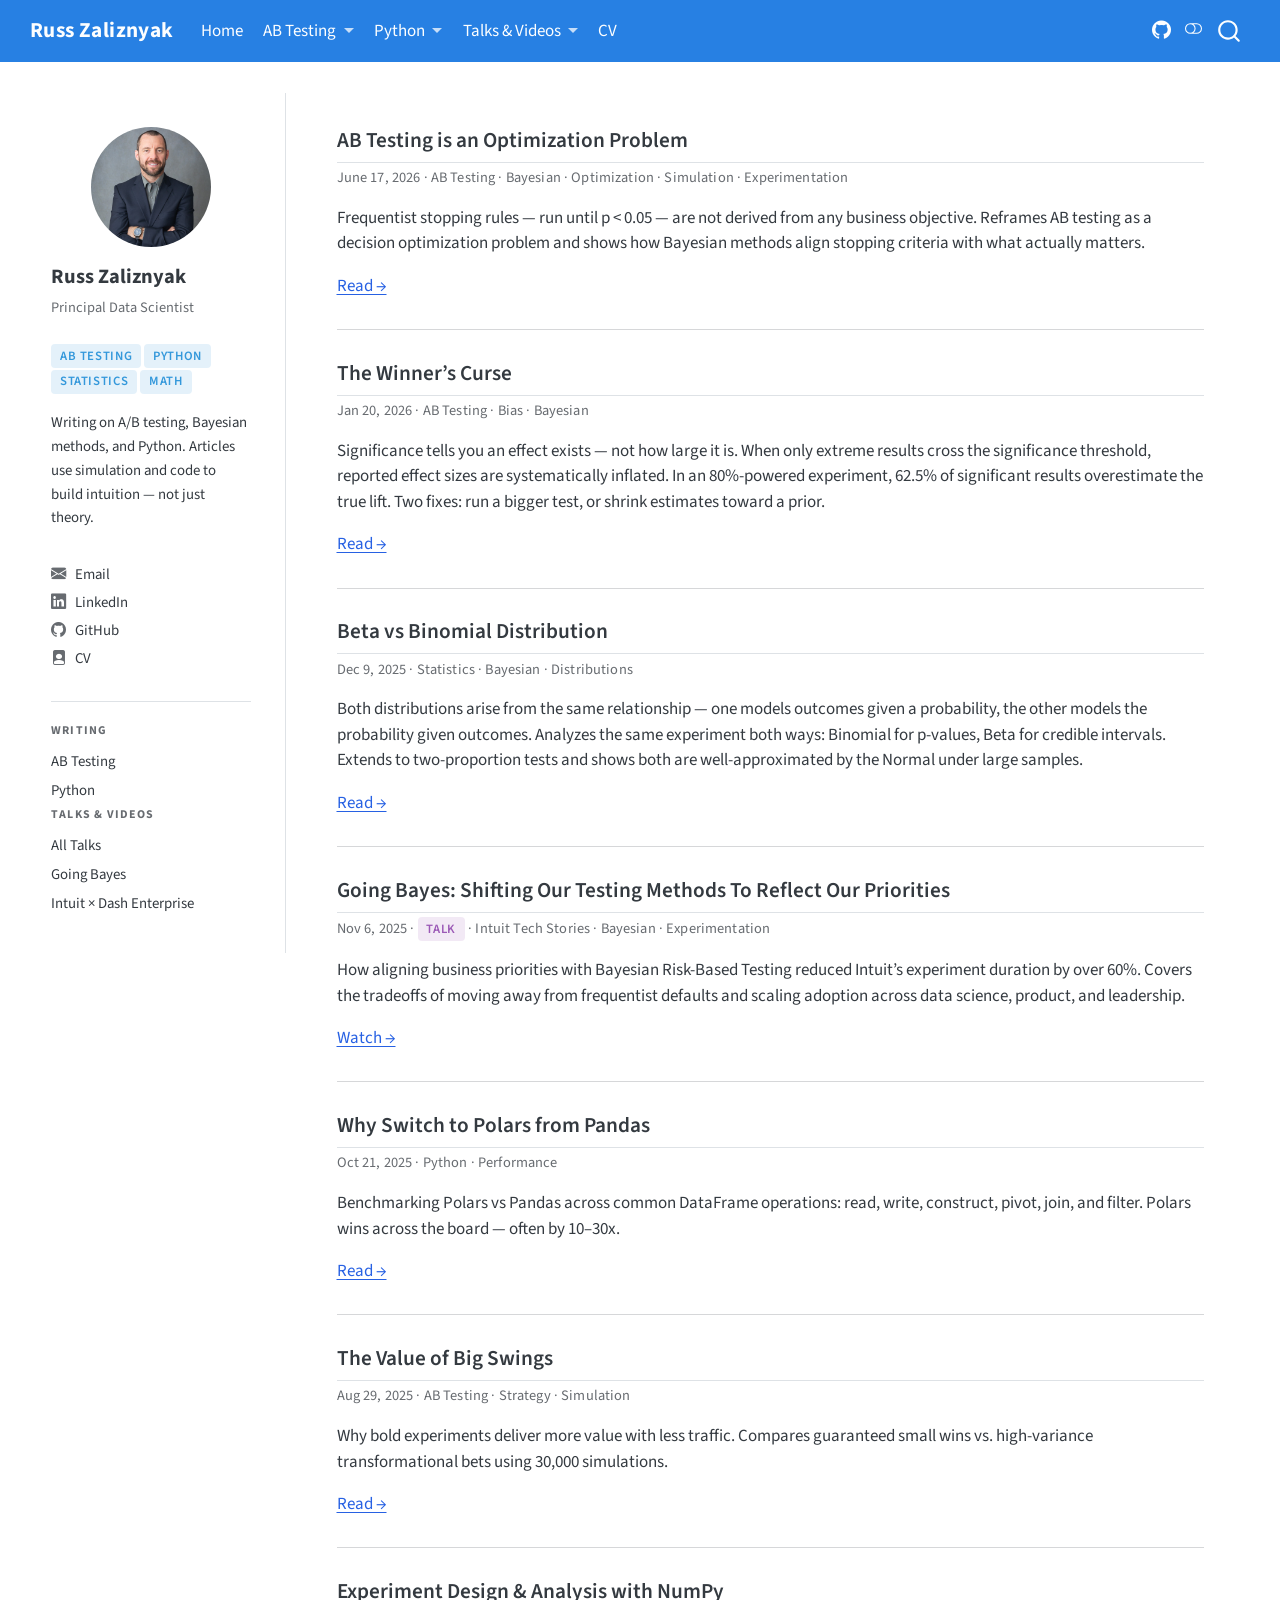
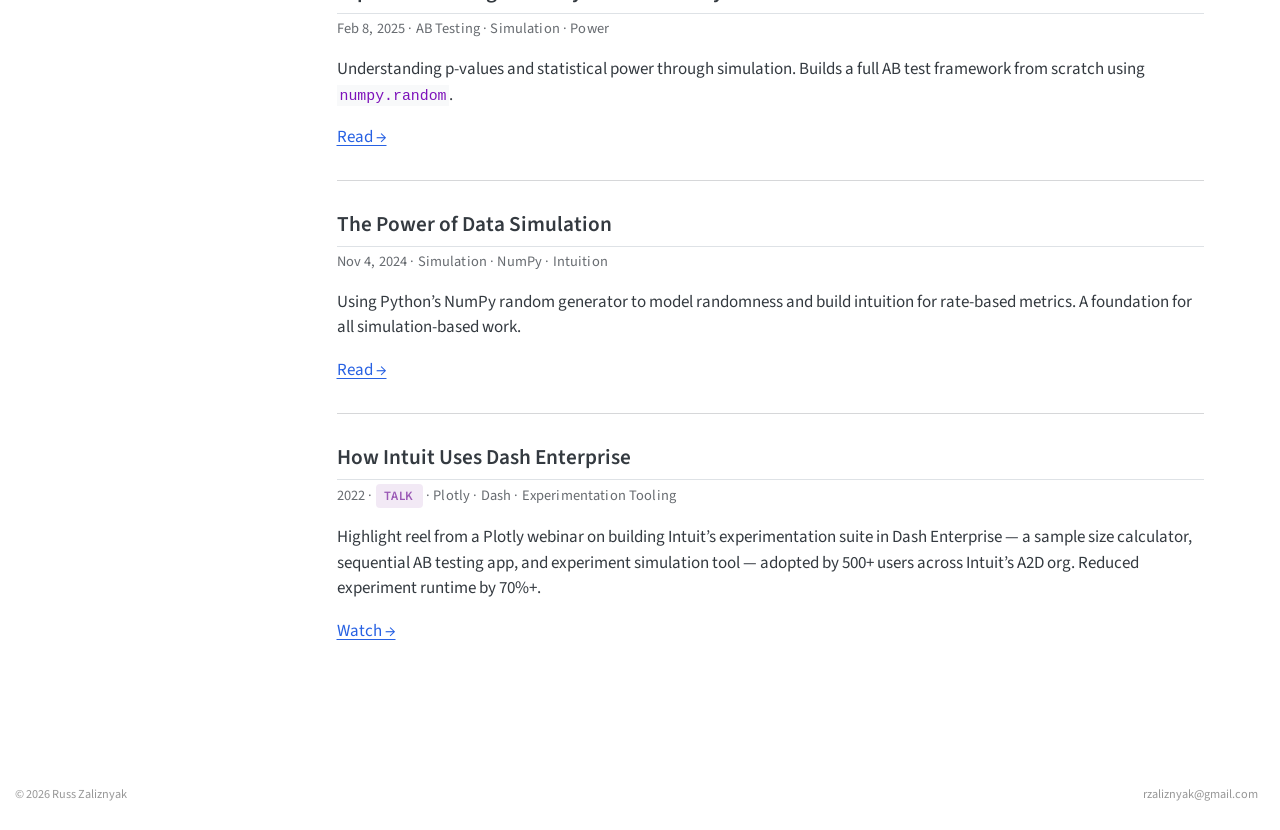
<file: docs/index.html>
<!DOCTYPE html>
<html xmlns="http://www.w3.org/1999/xhtml" lang="en" xml:lang="en"><head>

<meta charset="utf-8">
<meta name="generator" content="quarto-1.5.57">

<meta name="viewport" content="width=device-width, initial-scale=1.0, user-scalable=yes">


<title>Russ Zaliznyak</title>
<style>
code{white-space: pre-wrap;}
span.smallcaps{font-variant: small-caps;}
div.columns{display: flex; gap: min(4vw, 1.5em);}
div.column{flex: auto; overflow-x: auto;}
div.hanging-indent{margin-left: 1.5em; text-indent: -1.5em;}
ul.task-list{list-style: none;}
ul.task-list li input[type="checkbox"] {
  width: 0.8em;
  margin: 0 0.8em 0.2em -1em; /* quarto-specific, see https://github.com/quarto-dev/quarto-cli/issues/4556 */ 
  vertical-align: middle;
}
/* CSS for syntax highlighting */
pre > code.sourceCode { white-space: pre; position: relative; }
pre > code.sourceCode > span { line-height: 1.25; }
pre > code.sourceCode > span:empty { height: 1.2em; }
.sourceCode { overflow: visible; }
code.sourceCode > span { color: inherit; text-decoration: inherit; }
div.sourceCode { margin: 1em 0; }
pre.sourceCode { margin: 0; }
@media screen {
div.sourceCode { overflow: auto; }
}
@media print {
pre > code.sourceCode { white-space: pre-wrap; }
pre > code.sourceCode > span { display: inline-block; text-indent: -5em; padding-left: 5em; }
}
pre.numberSource code
  { counter-reset: source-line 0; }
pre.numberSource code > span
  { position: relative; left: -4em; counter-increment: source-line; }
pre.numberSource code > span > a:first-child::before
  { content: counter(source-line);
    position: relative; left: -1em; text-align: right; vertical-align: baseline;
    border: none; display: inline-block;
    -webkit-touch-callout: none; -webkit-user-select: none;
    -khtml-user-select: none; -moz-user-select: none;
    -ms-user-select: none; user-select: none;
    padding: 0 4px; width: 4em;
  }
pre.numberSource { margin-left: 3em;  padding-left: 4px; }
div.sourceCode
  {   }
@media screen {
pre > code.sourceCode > span > a:first-child::before { text-decoration: underline; }
}
</style>


<script src="site_libs/quarto-nav/quarto-nav.js"></script>
<script src="site_libs/quarto-nav/headroom.min.js"></script>
<script src="site_libs/clipboard/clipboard.min.js"></script>
<script src="site_libs/quarto-search/autocomplete.umd.js"></script>
<script src="site_libs/quarto-search/fuse.min.js"></script>
<script src="site_libs/quarto-search/quarto-search.js"></script>
<meta name="quarto:offset" content="./">
<link href="./favicon.svg" rel="icon" type="image/svg+xml">
<script src="site_libs/quarto-html/quarto.js"></script>
<script src="site_libs/quarto-html/popper.min.js"></script>
<script src="site_libs/quarto-html/tippy.umd.min.js"></script>
<script src="site_libs/quarto-html/anchor.min.js"></script>
<link href="site_libs/quarto-html/tippy.css" rel="stylesheet">
<link href="site_libs/quarto-html/quarto-syntax-highlighting.css" rel="stylesheet" class="quarto-color-scheme" id="quarto-text-highlighting-styles">
<link href="site_libs/quarto-html/quarto-syntax-highlighting-dark.css" rel="prefetch" class="quarto-color-scheme quarto-color-alternate" id="quarto-text-highlighting-styles">
<script src="site_libs/bootstrap/bootstrap.min.js"></script>
<link href="site_libs/bootstrap/bootstrap-icons.css" rel="stylesheet">
<link href="site_libs/bootstrap/bootstrap.min.css" rel="stylesheet" class="quarto-color-scheme" id="quarto-bootstrap" data-mode="light">
<link href="site_libs/bootstrap/bootstrap-dark.min.css" rel="prefetch" class="quarto-color-scheme quarto-color-alternate" id="quarto-bootstrap" data-mode="dark">
<script id="quarto-search-options" type="application/json">{
  "location": "navbar",
  "copy-button": false,
  "collapse-after": 3,
  "panel-placement": "end",
  "type": "overlay",
  "limit": 50,
  "keyboard-shortcut": [
    "f",
    "/",
    "s"
  ],
  "show-item-context": false,
  "language": {
    "search-no-results-text": "No results",
    "search-matching-documents-text": "matching documents",
    "search-copy-link-title": "Copy link to search",
    "search-hide-matches-text": "Hide additional matches",
    "search-more-match-text": "more match in this document",
    "search-more-matches-text": "more matches in this document",
    "search-clear-button-title": "Clear",
    "search-text-placeholder": "",
    "search-detached-cancel-button-title": "Cancel",
    "search-submit-button-title": "Submit",
    "search-label": "Search"
  }
}</script>
<style>html{ scroll-behavior: smooth; }</style>


<link rel="stylesheet" href="styles.css">
</head>

<body class="nav-sidebar floating nav-fixed home-page">

<div id="quarto-search-results"></div>
  <header id="quarto-header" class="headroom fixed-top">
    <nav class="navbar navbar-expand-lg " data-bs-theme="dark">
      <div class="navbar-container container-fluid">
      <div class="navbar-brand-container mx-auto">
    <a class="navbar-brand" href="./index.html">
    <span class="navbar-title">Russ Zaliznyak</span>
    </a>
  </div>
            <div id="quarto-search" class="" title="Search"></div>
          <button class="navbar-toggler" type="button" data-bs-toggle="collapse" data-bs-target="#navbarCollapse" aria-controls="navbarCollapse" role="menu" aria-expanded="false" aria-label="Toggle navigation" onclick="if (window.quartoToggleHeadroom) { window.quartoToggleHeadroom(); }">
  <span class="navbar-toggler-icon"></span>
</button>
          <div class="collapse navbar-collapse" id="navbarCollapse">
            <ul class="navbar-nav navbar-nav-scroll me-auto">
  <li class="nav-item">
    <a class="nav-link active" href="./index.html" aria-current="page"> 
<span class="menu-text">Home</span></a>
  </li>  
  <li class="nav-item dropdown ">
    <a class="nav-link dropdown-toggle" href="#" id="nav-menu-ab-testing" role="link" data-bs-toggle="dropdown" aria-expanded="false">
 <span class="menu-text">AB Testing</span>
    </a>
    <ul class="dropdown-menu" aria-labelledby="nav-menu-ab-testing">    
        <li>
    <a class="dropdown-item" href="./ab-testing/index.html">
 <span class="dropdown-text">All Articles</span></a>
  </li>  
        <li><hr class="dropdown-divider"></li>
        <li>
    <a class="dropdown-item" href="./ab-testing/ab-testing-optimization.html">
 <span class="dropdown-text">AB Testing is an Optimization Problem</span></a>
  </li>  
        <li>
    <a class="dropdown-item" href="./ab-testing/winners-curse.html">
 <span class="dropdown-text">The Winner’s Curse</span></a>
  </li>  
        <li>
    <a class="dropdown-item" href="./ab-testing/beta-vs-binomial.html">
 <span class="dropdown-text">Beta vs Binomial Distribution</span></a>
  </li>  
        <li>
    <a class="dropdown-item" href="./ab-testing/big-swings.html">
 <span class="dropdown-text">The Value of Big Swings</span></a>
  </li>  
        <li>
    <a class="dropdown-item" href="./ab-testing/numpy-experiment-design.html">
 <span class="dropdown-text">Experiment Design &amp; Analysis</span></a>
  </li>  
        <li>
    <a class="dropdown-item" href="./ab-testing/power-of-simulation.html">
 <span class="dropdown-text">The Power of Data Simulation</span></a>
  </li>  
    </ul>
  </li>
  <li class="nav-item dropdown ">
    <a class="nav-link dropdown-toggle" href="#" id="nav-menu-python" role="link" data-bs-toggle="dropdown" aria-expanded="false">
 <span class="menu-text">Python</span>
    </a>
    <ul class="dropdown-menu" aria-labelledby="nav-menu-python">    
        <li>
    <a class="dropdown-item" href="./python/index.html">
 <span class="dropdown-text">All Articles</span></a>
  </li>  
        <li><hr class="dropdown-divider"></li>
        <li>
    <a class="dropdown-item" href="./python/polars-vs-pandas.html">
 <span class="dropdown-text">Why Switch to Polars</span></a>
  </li>  
    </ul>
  </li>
  <li class="nav-item dropdown ">
    <a class="nav-link dropdown-toggle" href="#" id="nav-menu-talks--videos" role="link" data-bs-toggle="dropdown" aria-expanded="false">
 <span class="menu-text">Talks &amp; Videos</span>
    </a>
    <ul class="dropdown-menu" aria-labelledby="nav-menu-talks--videos">    
        <li>
    <a class="dropdown-item" href="./talks/index.html">
 <span class="dropdown-text">All Talks</span></a>
  </li>  
        <li><hr class="dropdown-divider"></li>
        <li>
    <a class="dropdown-item" href="https://share.vidyard.com/watch/wqUpv9CUAXj9cSrFzAQwQ3">
 <span class="dropdown-text">Going Bayes — Intuit Tech Stories</span></a>
  </li>  
        <li>
    <a class="dropdown-item" href="https://www.youtube.com/watch?v=IpcTF0UAIVQ">
 <span class="dropdown-text">How Intuit Uses Dash Enterprise</span></a>
  </li>  
    </ul>
  </li>
  <li class="nav-item">
    <a class="nav-link" href="./cv.html"> 
<span class="menu-text">CV</span></a>
  </li>  
</ul>
            <ul class="navbar-nav navbar-nav-scroll ms-auto">
  <li class="nav-item compact">
    <a class="nav-link" href="https://github.com/rzaliznyak-math" target="_blank"> <i class="bi bi-github" role="img">
</i> 
<span class="menu-text"></span></a>
  </li>  
</ul>
          </div> <!-- /navcollapse -->
            <div class="quarto-navbar-tools">
  <a href="" class="quarto-color-scheme-toggle quarto-navigation-tool  px-1" onclick="window.quartoToggleColorScheme(); return false;" title="Toggle dark mode"><i class="bi"></i></a>
</div>
      </div> <!-- /container-fluid -->
    </nav>
  <nav class="quarto-secondary-nav">
    <div class="container-fluid d-flex">
      <button type="button" class="quarto-btn-toggle btn" data-bs-toggle="collapse" role="button" data-bs-target=".quarto-sidebar-collapse-item" aria-controls="quarto-sidebar" aria-expanded="false" aria-label="Toggle sidebar navigation" onclick="if (window.quartoToggleHeadroom) { window.quartoToggleHeadroom(); }">
        <i class="bi bi-layout-text-sidebar-reverse"></i>
      </button>
        <nav class="quarto-page-breadcrumbs" aria-label="breadcrumb"><ol class="breadcrumb"><li class="breadcrumb-item">Russ Zaliznyak</li></ol></nav>
        <a class="flex-grow-1" role="navigation" data-bs-toggle="collapse" data-bs-target=".quarto-sidebar-collapse-item" aria-controls="quarto-sidebar" aria-expanded="false" aria-label="Toggle sidebar navigation" onclick="if (window.quartoToggleHeadroom) { window.quartoToggleHeadroom(); }">      
        </a>
    </div>
  </nav>
</header>
<!-- content -->
<div id="quarto-content" class="quarto-container page-columns page-rows-contents page-layout-full page-navbar">
<!-- sidebar -->
  
<div id="quarto-sidebar-glass" class="quarto-sidebar-collapse-item" data-bs-toggle="collapse" data-bs-target=".quarto-sidebar-collapse-item"></div>
<!-- margin-sidebar -->
    
<!-- main -->
<main class="content column-page" id="quarto-document-content">

<header id="title-block-header" class="quarto-title-block default">
<div class="quarto-title">
<div class="quarto-title-block"><div><h1 class="title">Russ Zaliznyak</h1><button type="button" class="btn code-tools-button" id="quarto-code-tools-source"><i class="bi"></i> Code</button></div></div>
</div>



<div class="quarto-title-meta column-page">

    
  
    
  </div>
  


</header>


<div class="home-layout">
<div class="profile-sidebar">
<p><img src="profile.jpg" class="profile-photo img-fluid"></p>
<p><span class="profile-name">Russ Zaliznyak</span></p>
<p><span class="profile-role">Principal Data Scientist</span></p>
<div class="topic-badges">
<p><span class="badge-category">AB Testing</span> <span class="badge-category">Python</span> <span class="badge-category">Statistics</span> <span class="badge-category">Math</span></p>
</div>
<p><span class="profile-bio">Writing on A/B testing, Bayesian methods, and Python. Articles use simulation and code to build intuition — not just theory.</span></p>
<div class="profile-links">
<p><i class="bi bi-envelope-fill"></i> <a href="mailto:rzaliznyak@gmail.com">Email</a></p>
<p><i class="bi bi-linkedin"></i> <a href="https://www.linkedin.com/in/russ-zaliznyak/" target="_blank">LinkedIn</a></p>
<p><i class="bi bi-github"></i> <a href="https://github.com/rzaliznyak-math" target="_blank">GitHub</a></p>
<p><i class="bi bi-file-person-fill"></i> <a href="cv.html">CV</a></p>
</div>
<div class="sidebar-nav">
<p><span class="sidebar-nav-label">Writing</span></p>
<p><a href="ab-testing/index.html">AB Testing</a></p>
<p><a href="python/index.html">Python</a></p>
<p><span class="sidebar-nav-label">Talks &amp; Videos</span></p>
<p><a href="talks/index.html">All Talks</a></p>
<p><a href="https://share.vidyard.com/watch/wqUpv9CUAXj9cSrFzAQwQ3" target="_blank">Going Bayes</a></p>
<p><a href="https://www.youtube.com/watch?v=IpcTF0UAIVQ" target="_blank">Intuit × Dash Enterprise</a></p>
</div>
</div>
<div class="article-list">
<section id="ab-testing-is-an-optimization-problem" class="level2">
<h2 class="anchored" data-anchor-id="ab-testing-is-an-optimization-problem">AB Testing is an Optimization Problem</h2>
<div class="post-meta">
<p>June 17, 2026 · AB Testing · Bayesian · Optimization · Simulation · Experimentation</p>
</div>
<p>Frequentist stopping rules — run until p &lt; 0.05 — are not derived from any business objective. Reframes AB testing as a decision optimization problem and shows how Bayesian methods align stopping criteria with what actually matters.</p>
<p><a href="./ab-testing/ab-testing-optimization.html">Read →</a></p>
<hr>
</section>
<section id="the-winners-curse" class="level2">
<h2 class="anchored" data-anchor-id="the-winners-curse">The Winner’s Curse</h2>
<div class="post-meta">
<p>Jan 20, 2026 · AB Testing · Bias · Bayesian</p>
</div>
<p>Significance tells you an effect exists — not how large it is. When only extreme results cross the significance threshold, reported effect sizes are systematically inflated. In an 80%-powered experiment, 62.5% of significant results overestimate the true lift. Two fixes: run a bigger test, or shrink estimates toward a prior.</p>
<p><a href="./ab-testing/winners-curse.html">Read →</a></p>
<hr>
</section>
<section id="beta-vs-binomial-distribution" class="level2">
<h2 class="anchored" data-anchor-id="beta-vs-binomial-distribution">Beta vs Binomial Distribution</h2>
<div class="post-meta">
<p>Dec 9, 2025 · Statistics · Bayesian · Distributions</p>
</div>
<p>Both distributions arise from the same relationship — one models outcomes given a probability, the other models the probability given outcomes. Analyzes the same experiment both ways: Binomial for p-values, Beta for credible intervals. Extends to two-proportion tests and shows both are well-approximated by the Normal under large samples.</p>
<p><a href="./ab-testing/beta-vs-binomial.html">Read →</a></p>
<hr>
</section>
<section id="going-bayes-shifting-our-testing-methods-to-reflect-our-priorities" class="level2">
<h2 class="anchored" data-anchor-id="going-bayes-shifting-our-testing-methods-to-reflect-our-priorities">Going Bayes: Shifting Our Testing Methods To Reflect Our Priorities</h2>
<div class="post-meta">
<p>Nov 6, 2025 · <span class="badge-talk">Talk</span> · Intuit Tech Stories · Bayesian · Experimentation</p>
</div>
<p>How aligning business priorities with Bayesian Risk-Based Testing reduced Intuit’s experiment duration by over 60%. Covers the tradeoffs of moving away from frequentist defaults and scaling adoption across data science, product, and leadership.</p>
<p><a href="https://share.vidyard.com/watch/wqUpv9CUAXj9cSrFzAQwQ3" target="_blank">Watch →</a></p>
<hr>
</section>
<section id="why-switch-to-polars-from-pandas" class="level2">
<h2 class="anchored" data-anchor-id="why-switch-to-polars-from-pandas">Why Switch to Polars from Pandas</h2>
<div class="post-meta">
<p>Oct 21, 2025 · Python · Performance</p>
</div>
<p>Benchmarking Polars vs Pandas across common DataFrame operations: read, write, construct, pivot, join, and filter. Polars wins across the board — often by 10–30x.</p>
<p><a href="./python/polars-vs-pandas.html">Read →</a></p>
<hr>
</section>
<section id="the-value-of-big-swings" class="level2">
<h2 class="anchored" data-anchor-id="the-value-of-big-swings">The Value of Big Swings</h2>
<div class="post-meta">
<p>Aug 29, 2025 · AB Testing · Strategy · Simulation</p>
</div>
<p>Why bold experiments deliver more value with less traffic. Compares guaranteed small wins vs.&nbsp;high-variance transformational bets using 30,000 simulations.</p>
<p><a href="./ab-testing/big-swings.html">Read →</a></p>
<hr>
</section>
<section id="experiment-design-analysis-with-numpy" class="level2">
<h2 class="anchored" data-anchor-id="experiment-design-analysis-with-numpy">Experiment Design &amp; Analysis with NumPy</h2>
<div class="post-meta">
<p>Feb 8, 2025 · AB Testing · Simulation · Power</p>
</div>
<p>Understanding p-values and statistical power through simulation. Builds a full AB test framework from scratch using <code>numpy.random</code>.</p>
<p><a href="./ab-testing/numpy-experiment-design.html">Read →</a></p>
<hr>
</section>
<section id="the-power-of-data-simulation" class="level2">
<h2 class="anchored" data-anchor-id="the-power-of-data-simulation">The Power of Data Simulation</h2>
<div class="post-meta">
<p>Nov 4, 2024 · Simulation · NumPy · Intuition</p>
</div>
<p>Using Python’s NumPy random generator to model randomness and build intuition for rate-based metrics. A foundation for all simulation-based work.</p>
<p><a href="./ab-testing/power-of-simulation.html">Read →</a></p>
<hr>
</section>
<section id="how-intuit-uses-dash-enterprise" class="level2">
<h2 class="anchored" data-anchor-id="how-intuit-uses-dash-enterprise">How Intuit Uses Dash Enterprise</h2>
<div class="post-meta">
<p>2022 · <span class="badge-talk">Talk</span> · Plotly · Dash · Experimentation Tooling</p>
</div>
<p>Highlight reel from a Plotly webinar on building Intuit’s experimentation suite in Dash Enterprise — a sample size calculator, sequential AB testing app, and experiment simulation tool — adopted by 500+ users across Intuit’s A2D org. Reduced experiment runtime by 70%+.</p>
<p><a href="https://www.youtube.com/watch?v=IpcTF0UAIVQ" target="_blank">Watch →</a></p>
</section>
</div>
</div>


<!-- -->


</main> <!-- /main -->
<script id="quarto-html-after-body" type="application/javascript">
window.document.addEventListener("DOMContentLoaded", function (event) {
  const toggleBodyColorMode = (bsSheetEl) => {
    const mode = bsSheetEl.getAttribute("data-mode");
    const bodyEl = window.document.querySelector("body");
    if (mode === "dark") {
      bodyEl.classList.add("quarto-dark");
      bodyEl.classList.remove("quarto-light");
    } else {
      bodyEl.classList.add("quarto-light");
      bodyEl.classList.remove("quarto-dark");
    }
  }
  const toggleBodyColorPrimary = () => {
    const bsSheetEl = window.document.querySelector("link#quarto-bootstrap");
    if (bsSheetEl) {
      toggleBodyColorMode(bsSheetEl);
    }
  }
  toggleBodyColorPrimary();  
  const disableStylesheet = (stylesheets) => {
    for (let i=0; i < stylesheets.length; i++) {
      const stylesheet = stylesheets[i];
      stylesheet.rel = 'prefetch';
    }
  }
  const enableStylesheet = (stylesheets) => {
    for (let i=0; i < stylesheets.length; i++) {
      const stylesheet = stylesheets[i];
      stylesheet.rel = 'stylesheet';
    }
  }
  const manageTransitions = (selector, allowTransitions) => {
    const els = window.document.querySelectorAll(selector);
    for (let i=0; i < els.length; i++) {
      const el = els[i];
      if (allowTransitions) {
        el.classList.remove('notransition');
      } else {
        el.classList.add('notransition');
      }
    }
  }
  const toggleGiscusIfUsed = (isAlternate, darkModeDefault) => {
    const baseTheme = document.querySelector('#giscus-base-theme')?.value ?? 'light';
    const alternateTheme = document.querySelector('#giscus-alt-theme')?.value ?? 'dark';
    let newTheme = '';
    if(darkModeDefault) {
      newTheme = isAlternate ? baseTheme : alternateTheme;
    } else {
      newTheme = isAlternate ? alternateTheme : baseTheme;
    }
    const changeGiscusTheme = () => {
      // From: https://github.com/giscus/giscus/issues/336
      const sendMessage = (message) => {
        const iframe = document.querySelector('iframe.giscus-frame');
        if (!iframe) return;
        iframe.contentWindow.postMessage({ giscus: message }, 'https://giscus.app');
      }
      sendMessage({
        setConfig: {
          theme: newTheme
        }
      });
    }
    const isGiscussLoaded = window.document.querySelector('iframe.giscus-frame') !== null;
    if (isGiscussLoaded) {
      changeGiscusTheme();
    }
  }
  const toggleColorMode = (alternate) => {
    // Switch the stylesheets
    const alternateStylesheets = window.document.querySelectorAll('link.quarto-color-scheme.quarto-color-alternate');
    manageTransitions('#quarto-margin-sidebar .nav-link', false);
    if (alternate) {
      enableStylesheet(alternateStylesheets);
      for (const sheetNode of alternateStylesheets) {
        if (sheetNode.id === "quarto-bootstrap") {
          toggleBodyColorMode(sheetNode);
        }
      }
    } else {
      disableStylesheet(alternateStylesheets);
      toggleBodyColorPrimary();
    }
    manageTransitions('#quarto-margin-sidebar .nav-link', true);
    // Switch the toggles
    const toggles = window.document.querySelectorAll('.quarto-color-scheme-toggle');
    for (let i=0; i < toggles.length; i++) {
      const toggle = toggles[i];
      if (toggle) {
        if (alternate) {
          toggle.classList.add("alternate");     
        } else {
          toggle.classList.remove("alternate");
        }
      }
    }
    // Hack to workaround the fact that safari doesn't
    // properly recolor the scrollbar when toggling (#1455)
    if (navigator.userAgent.indexOf('Safari') > 0 && navigator.userAgent.indexOf('Chrome') == -1) {
      manageTransitions("body", false);
      window.scrollTo(0, 1);
      setTimeout(() => {
        window.scrollTo(0, 0);
        manageTransitions("body", true);
      }, 40);  
    }
  }
  const isFileUrl = () => { 
    return window.location.protocol === 'file:';
  }
  const hasAlternateSentinel = () => {  
    let styleSentinel = getColorSchemeSentinel();
    if (styleSentinel !== null) {
      return styleSentinel === "alternate";
    } else {
      return false;
    }
  }
  const setStyleSentinel = (alternate) => {
    const value = alternate ? "alternate" : "default";
    if (!isFileUrl()) {
      window.localStorage.setItem("quarto-color-scheme", value);
    } else {
      localAlternateSentinel = value;
    }
  }
  const getColorSchemeSentinel = () => {
    if (!isFileUrl()) {
      const storageValue = window.localStorage.getItem("quarto-color-scheme");
      return storageValue != null ? storageValue : localAlternateSentinel;
    } else {
      return localAlternateSentinel;
    }
  }
  const darkModeDefault = false;
  let localAlternateSentinel = darkModeDefault ? 'alternate' : 'default';
  // Dark / light mode switch
  window.quartoToggleColorScheme = () => {
    // Read the current dark / light value 
    let toAlternate = !hasAlternateSentinel();
    toggleColorMode(toAlternate);
    setStyleSentinel(toAlternate);
    toggleGiscusIfUsed(toAlternate, darkModeDefault);
  };
  // Ensure there is a toggle, if there isn't float one in the top right
  if (window.document.querySelector('.quarto-color-scheme-toggle') === null) {
    const a = window.document.createElement('a');
    a.classList.add('top-right');
    a.classList.add('quarto-color-scheme-toggle');
    a.href = "";
    a.onclick = function() { try { window.quartoToggleColorScheme(); } catch {} return false; };
    const i = window.document.createElement("i");
    i.classList.add('bi');
    a.appendChild(i);
    window.document.body.appendChild(a);
  }
  // Switch to dark mode if need be
  if (hasAlternateSentinel()) {
    toggleColorMode(true);
  } else {
    toggleColorMode(false);
  }
  const icon = "";
  const anchorJS = new window.AnchorJS();
  anchorJS.options = {
    placement: 'right',
    icon: icon
  };
  anchorJS.add('.anchored');
  const isCodeAnnotation = (el) => {
    for (const clz of el.classList) {
      if (clz.startsWith('code-annotation-')) {                     
        return true;
      }
    }
    return false;
  }
  const onCopySuccess = function(e) {
    // button target
    const button = e.trigger;
    // don't keep focus
    button.blur();
    // flash "checked"
    button.classList.add('code-copy-button-checked');
    var currentTitle = button.getAttribute("title");
    button.setAttribute("title", "Copied!");
    let tooltip;
    if (window.bootstrap) {
      button.setAttribute("data-bs-toggle", "tooltip");
      button.setAttribute("data-bs-placement", "left");
      button.setAttribute("data-bs-title", "Copied!");
      tooltip = new bootstrap.Tooltip(button, 
        { trigger: "manual", 
          customClass: "code-copy-button-tooltip",
          offset: [0, -8]});
      tooltip.show();    
    }
    setTimeout(function() {
      if (tooltip) {
        tooltip.hide();
        button.removeAttribute("data-bs-title");
        button.removeAttribute("data-bs-toggle");
        button.removeAttribute("data-bs-placement");
      }
      button.setAttribute("title", currentTitle);
      button.classList.remove('code-copy-button-checked');
    }, 1000);
    // clear code selection
    e.clearSelection();
  }
  const getTextToCopy = function(trigger) {
      const codeEl = trigger.previousElementSibling.cloneNode(true);
      for (const childEl of codeEl.children) {
        if (isCodeAnnotation(childEl)) {
          childEl.remove();
        }
      }
      return codeEl.innerText;
  }
  const clipboard = new window.ClipboardJS('.code-copy-button:not([data-in-quarto-modal])', {
    text: getTextToCopy
  });
  clipboard.on('success', onCopySuccess);
  if (window.document.getElementById('quarto-embedded-source-code-modal')) {
    // For code content inside modals, clipBoardJS needs to be initialized with a container option
    // TODO: Check when it could be a function (https://github.com/zenorocha/clipboard.js/issues/860)
    const clipboardModal = new window.ClipboardJS('.code-copy-button[data-in-quarto-modal]', {
      text: getTextToCopy,
      container: window.document.getElementById('quarto-embedded-source-code-modal')
    });
    clipboardModal.on('success', onCopySuccess);
  }
  const viewSource = window.document.getElementById('quarto-view-source') ||
                     window.document.getElementById('quarto-code-tools-source');
  if (viewSource) {
    const sourceUrl = viewSource.getAttribute("data-quarto-source-url");
    viewSource.addEventListener("click", function(e) {
      if (sourceUrl) {
        // rstudio viewer pane
        if (/\bcapabilities=\b/.test(window.location)) {
          window.open(sourceUrl);
        } else {
          window.location.href = sourceUrl;
        }
      } else {
        const modal = new bootstrap.Modal(document.getElementById('quarto-embedded-source-code-modal'));
        modal.show();
      }
      return false;
    });
  }
  function toggleCodeHandler(show) {
    return function(e) {
      const detailsSrc = window.document.querySelectorAll(".cell > details > .sourceCode");
      for (let i=0; i<detailsSrc.length; i++) {
        const details = detailsSrc[i].parentElement;
        if (show) {
          details.open = true;
        } else {
          details.removeAttribute("open");
        }
      }
      const cellCodeDivs = window.document.querySelectorAll(".cell > .sourceCode");
      const fromCls = show ? "hidden" : "unhidden";
      const toCls = show ? "unhidden" : "hidden";
      for (let i=0; i<cellCodeDivs.length; i++) {
        const codeDiv = cellCodeDivs[i];
        if (codeDiv.classList.contains(fromCls)) {
          codeDiv.classList.remove(fromCls);
          codeDiv.classList.add(toCls);
        } 
      }
      return false;
    }
  }
  const hideAllCode = window.document.getElementById("quarto-hide-all-code");
  if (hideAllCode) {
    hideAllCode.addEventListener("click", toggleCodeHandler(false));
  }
  const showAllCode = window.document.getElementById("quarto-show-all-code");
  if (showAllCode) {
    showAllCode.addEventListener("click", toggleCodeHandler(true));
  }
    var localhostRegex = new RegExp(/^(?:http|https):\/\/localhost\:?[0-9]*\//);
    var mailtoRegex = new RegExp(/^mailto:/);
      var filterRegex = new RegExp('/' + window.location.host + '/');
    var isInternal = (href) => {
        return filterRegex.test(href) || localhostRegex.test(href) || mailtoRegex.test(href);
    }
    // Inspect non-navigation links and adorn them if external
 	var links = window.document.querySelectorAll('a[href]:not(.nav-link):not(.navbar-brand):not(.toc-action):not(.sidebar-link):not(.sidebar-item-toggle):not(.pagination-link):not(.no-external):not([aria-hidden]):not(.dropdown-item):not(.quarto-navigation-tool):not(.about-link)');
    for (var i=0; i<links.length; i++) {
      const link = links[i];
      if (!isInternal(link.href)) {
        // undo the damage that might have been done by quarto-nav.js in the case of
        // links that we want to consider external
        if (link.dataset.originalHref !== undefined) {
          link.href = link.dataset.originalHref;
        }
      }
    }
  function tippyHover(el, contentFn, onTriggerFn, onUntriggerFn) {
    const config = {
      allowHTML: true,
      maxWidth: 500,
      delay: 100,
      arrow: false,
      appendTo: function(el) {
          return el.parentElement;
      },
      interactive: true,
      interactiveBorder: 10,
      theme: 'quarto',
      placement: 'bottom-start',
    };
    if (contentFn) {
      config.content = contentFn;
    }
    if (onTriggerFn) {
      config.onTrigger = onTriggerFn;
    }
    if (onUntriggerFn) {
      config.onUntrigger = onUntriggerFn;
    }
    window.tippy(el, config); 
  }
  const noterefs = window.document.querySelectorAll('a[role="doc-noteref"]');
  for (var i=0; i<noterefs.length; i++) {
    const ref = noterefs[i];
    tippyHover(ref, function() {
      // use id or data attribute instead here
      let href = ref.getAttribute('data-footnote-href') || ref.getAttribute('href');
      try { href = new URL(href).hash; } catch {}
      const id = href.replace(/^#\/?/, "");
      const note = window.document.getElementById(id);
      if (note) {
        return note.innerHTML;
      } else {
        return "";
      }
    });
  }
  const xrefs = window.document.querySelectorAll('a.quarto-xref');
  const processXRef = (id, note) => {
    // Strip column container classes
    const stripColumnClz = (el) => {
      el.classList.remove("page-full", "page-columns");
      if (el.children) {
        for (const child of el.children) {
          stripColumnClz(child);
        }
      }
    }
    stripColumnClz(note)
    if (id === null || id.startsWith('sec-')) {
      // Special case sections, only their first couple elements
      const container = document.createElement("div");
      if (note.children && note.children.length > 2) {
        container.appendChild(note.children[0].cloneNode(true));
        for (let i = 1; i < note.children.length; i++) {
          const child = note.children[i];
          if (child.tagName === "P" && child.innerText === "") {
            continue;
          } else {
            container.appendChild(child.cloneNode(true));
            break;
          }
        }
        if (window.Quarto?.typesetMath) {
          window.Quarto.typesetMath(container);
        }
        return container.innerHTML
      } else {
        if (window.Quarto?.typesetMath) {
          window.Quarto.typesetMath(note);
        }
        return note.innerHTML;
      }
    } else {
      // Remove any anchor links if they are present
      const anchorLink = note.querySelector('a.anchorjs-link');
      if (anchorLink) {
        anchorLink.remove();
      }
      if (window.Quarto?.typesetMath) {
        window.Quarto.typesetMath(note);
      }
      // TODO in 1.5, we should make sure this works without a callout special case
      if (note.classList.contains("callout")) {
        return note.outerHTML;
      } else {
        return note.innerHTML;
      }
    }
  }
  for (var i=0; i<xrefs.length; i++) {
    const xref = xrefs[i];
    tippyHover(xref, undefined, function(instance) {
      instance.disable();
      let url = xref.getAttribute('href');
      let hash = undefined; 
      if (url.startsWith('#')) {
        hash = url;
      } else {
        try { hash = new URL(url).hash; } catch {}
      }
      if (hash) {
        const id = hash.replace(/^#\/?/, "");
        const note = window.document.getElementById(id);
        if (note !== null) {
          try {
            const html = processXRef(id, note.cloneNode(true));
            instance.setContent(html);
          } finally {
            instance.enable();
            instance.show();
          }
        } else {
          // See if we can fetch this
          fetch(url.split('#')[0])
          .then(res => res.text())
          .then(html => {
            const parser = new DOMParser();
            const htmlDoc = parser.parseFromString(html, "text/html");
            const note = htmlDoc.getElementById(id);
            if (note !== null) {
              const html = processXRef(id, note);
              instance.setContent(html);
            } 
          }).finally(() => {
            instance.enable();
            instance.show();
          });
        }
      } else {
        // See if we can fetch a full url (with no hash to target)
        // This is a special case and we should probably do some content thinning / targeting
        fetch(url)
        .then(res => res.text())
        .then(html => {
          const parser = new DOMParser();
          const htmlDoc = parser.parseFromString(html, "text/html");
          const note = htmlDoc.querySelector('main.content');
          if (note !== null) {
            // This should only happen for chapter cross references
            // (since there is no id in the URL)
            // remove the first header
            if (note.children.length > 0 && note.children[0].tagName === "HEADER") {
              note.children[0].remove();
            }
            const html = processXRef(null, note);
            instance.setContent(html);
          } 
        }).finally(() => {
          instance.enable();
          instance.show();
        });
      }
    }, function(instance) {
    });
  }
      let selectedAnnoteEl;
      const selectorForAnnotation = ( cell, annotation) => {
        let cellAttr = 'data-code-cell="' + cell + '"';
        let lineAttr = 'data-code-annotation="' +  annotation + '"';
        const selector = 'span[' + cellAttr + '][' + lineAttr + ']';
        return selector;
      }
      const selectCodeLines = (annoteEl) => {
        const doc = window.document;
        const targetCell = annoteEl.getAttribute("data-target-cell");
        const targetAnnotation = annoteEl.getAttribute("data-target-annotation");
        const annoteSpan = window.document.querySelector(selectorForAnnotation(targetCell, targetAnnotation));
        const lines = annoteSpan.getAttribute("data-code-lines").split(",");
        const lineIds = lines.map((line) => {
          return targetCell + "-" + line;
        })
        let top = null;
        let height = null;
        let parent = null;
        if (lineIds.length > 0) {
            //compute the position of the single el (top and bottom and make a div)
            const el = window.document.getElementById(lineIds[0]);
            top = el.offsetTop;
            height = el.offsetHeight;
            parent = el.parentElement.parentElement;
          if (lineIds.length > 1) {
            const lastEl = window.document.getElementById(lineIds[lineIds.length - 1]);
            const bottom = lastEl.offsetTop + lastEl.offsetHeight;
            height = bottom - top;
          }
          if (top !== null && height !== null && parent !== null) {
            // cook up a div (if necessary) and position it 
            let div = window.document.getElementById("code-annotation-line-highlight");
            if (div === null) {
              div = window.document.createElement("div");
              div.setAttribute("id", "code-annotation-line-highlight");
              div.style.position = 'absolute';
              parent.appendChild(div);
            }
            div.style.top = top - 2 + "px";
            div.style.height = height + 4 + "px";
            div.style.left = 0;
            let gutterDiv = window.document.getElementById("code-annotation-line-highlight-gutter");
            if (gutterDiv === null) {
              gutterDiv = window.document.createElement("div");
              gutterDiv.setAttribute("id", "code-annotation-line-highlight-gutter");
              gutterDiv.style.position = 'absolute';
              const codeCell = window.document.getElementById(targetCell);
              const gutter = codeCell.querySelector('.code-annotation-gutter');
              gutter.appendChild(gutterDiv);
            }
            gutterDiv.style.top = top - 2 + "px";
            gutterDiv.style.height = height + 4 + "px";
          }
          selectedAnnoteEl = annoteEl;
        }
      };
      const unselectCodeLines = () => {
        const elementsIds = ["code-annotation-line-highlight", "code-annotation-line-highlight-gutter"];
        elementsIds.forEach((elId) => {
          const div = window.document.getElementById(elId);
          if (div) {
            div.remove();
          }
        });
        selectedAnnoteEl = undefined;
      };
        // Handle positioning of the toggle
    window.addEventListener(
      "resize",
      throttle(() => {
        elRect = undefined;
        if (selectedAnnoteEl) {
          selectCodeLines(selectedAnnoteEl);
        }
      }, 10)
    );
    function throttle(fn, ms) {
    let throttle = false;
    let timer;
      return (...args) => {
        if(!throttle) { // first call gets through
            fn.apply(this, args);
            throttle = true;
        } else { // all the others get throttled
            if(timer) clearTimeout(timer); // cancel #2
            timer = setTimeout(() => {
              fn.apply(this, args);
              timer = throttle = false;
            }, ms);
        }
      };
    }
      // Attach click handler to the DT
      const annoteDls = window.document.querySelectorAll('dt[data-target-cell]');
      for (const annoteDlNode of annoteDls) {
        annoteDlNode.addEventListener('click', (event) => {
          const clickedEl = event.target;
          if (clickedEl !== selectedAnnoteEl) {
            unselectCodeLines();
            const activeEl = window.document.querySelector('dt[data-target-cell].code-annotation-active');
            if (activeEl) {
              activeEl.classList.remove('code-annotation-active');
            }
            selectCodeLines(clickedEl);
            clickedEl.classList.add('code-annotation-active');
          } else {
            // Unselect the line
            unselectCodeLines();
            clickedEl.classList.remove('code-annotation-active');
          }
        });
      }
  const findCites = (el) => {
    const parentEl = el.parentElement;
    if (parentEl) {
      const cites = parentEl.dataset.cites;
      if (cites) {
        return {
          el,
          cites: cites.split(' ')
        };
      } else {
        return findCites(el.parentElement)
      }
    } else {
      return undefined;
    }
  };
  var bibliorefs = window.document.querySelectorAll('a[role="doc-biblioref"]');
  for (var i=0; i<bibliorefs.length; i++) {
    const ref = bibliorefs[i];
    const citeInfo = findCites(ref);
    if (citeInfo) {
      tippyHover(citeInfo.el, function() {
        var popup = window.document.createElement('div');
        citeInfo.cites.forEach(function(cite) {
          var citeDiv = window.document.createElement('div');
          citeDiv.classList.add('hanging-indent');
          citeDiv.classList.add('csl-entry');
          var biblioDiv = window.document.getElementById('ref-' + cite);
          if (biblioDiv) {
            citeDiv.innerHTML = biblioDiv.innerHTML;
          }
          popup.appendChild(citeDiv);
        });
        return popup.innerHTML;
      });
    }
  }
});
</script><div class="modal fade" id="quarto-embedded-source-code-modal" tabindex="-1" aria-labelledby="quarto-embedded-source-code-modal-label" aria-hidden="true"><div class="modal-dialog modal-dialog-scrollable"><div class="modal-content"><div class="modal-header"><h5 class="modal-title" id="quarto-embedded-source-code-modal-label">Source Code</h5><button class="btn-close" data-bs-dismiss="modal"></button></div><div class="modal-body"><div class="">
<div class="sourceCode" id="cb1" data-shortcodes="false"><pre class="sourceCode markdown code-with-copy"><code class="sourceCode markdown"><span id="cb1-1"><a href="#cb1-1" aria-hidden="true" tabindex="-1"></a><span class="co">---</span></span>
<span id="cb1-2"><a href="#cb1-2" aria-hidden="true" tabindex="-1"></a><span class="an">title:</span><span class="co"> "Russ Zaliznyak"</span></span>
<span id="cb1-3"><a href="#cb1-3" aria-hidden="true" tabindex="-1"></a><span class="an">toc:</span><span class="co"> false</span></span>
<span id="cb1-4"><a href="#cb1-4" aria-hidden="true" tabindex="-1"></a><span class="an">page-layout:</span><span class="co"> full</span></span>
<span id="cb1-5"><a href="#cb1-5" aria-hidden="true" tabindex="-1"></a><span class="an">body-classes:</span><span class="co"> home-page</span></span>
<span id="cb1-6"><a href="#cb1-6" aria-hidden="true" tabindex="-1"></a><span class="co">---</span></span>
<span id="cb1-7"><a href="#cb1-7" aria-hidden="true" tabindex="-1"></a></span>
<span id="cb1-8"><a href="#cb1-8" aria-hidden="true" tabindex="-1"></a>::::: {.home-layout}</span>
<span id="cb1-9"><a href="#cb1-9" aria-hidden="true" tabindex="-1"></a></span>
<span id="cb1-10"><a href="#cb1-10" aria-hidden="true" tabindex="-1"></a>:::: {.profile-sidebar}</span>
<span id="cb1-11"><a href="#cb1-11" aria-hidden="true" tabindex="-1"></a></span>
<span id="cb1-12"><a href="#cb1-12" aria-hidden="true" tabindex="-1"></a><span class="al">![](profile.jpg)</span>{.profile-photo}</span>
<span id="cb1-13"><a href="#cb1-13" aria-hidden="true" tabindex="-1"></a></span>
<span id="cb1-14"><a href="#cb1-14" aria-hidden="true" tabindex="-1"></a><span class="co">[</span><span class="ot">Russ Zaliznyak</span><span class="co">]</span>{.profile-name}</span>
<span id="cb1-15"><a href="#cb1-15" aria-hidden="true" tabindex="-1"></a></span>
<span id="cb1-16"><a href="#cb1-16" aria-hidden="true" tabindex="-1"></a><span class="co">[</span><span class="ot">Principal Data Scientist</span><span class="co">]</span>{.profile-role}</span>
<span id="cb1-17"><a href="#cb1-17" aria-hidden="true" tabindex="-1"></a></span>
<span id="cb1-18"><a href="#cb1-18" aria-hidden="true" tabindex="-1"></a>::: {.topic-badges}</span>
<span id="cb1-19"><a href="#cb1-19" aria-hidden="true" tabindex="-1"></a><span class="co">[</span><span class="ot">AB Testing</span><span class="co">]</span>{.badge-category} <span class="co">[</span><span class="ot">Python</span><span class="co">]</span>{.badge-category} <span class="co">[</span><span class="ot">Statistics</span><span class="co">]</span>{.badge-category} <span class="co">[</span><span class="ot">Math</span><span class="co">]</span>{.badge-category}</span>
<span id="cb1-20"><a href="#cb1-20" aria-hidden="true" tabindex="-1"></a>:::</span>
<span id="cb1-21"><a href="#cb1-21" aria-hidden="true" tabindex="-1"></a></span>
<span id="cb1-22"><a href="#cb1-22" aria-hidden="true" tabindex="-1"></a><span class="co">[</span><span class="ot">Writing on A/B testing, Bayesian methods, and Python. Articles use simulation and code to build intuition — not just theory.</span><span class="co">]</span>{.profile-bio}</span>
<span id="cb1-23"><a href="#cb1-23" aria-hidden="true" tabindex="-1"></a></span>
<span id="cb1-24"><a href="#cb1-24" aria-hidden="true" tabindex="-1"></a>::: {.profile-links}</span>
<span id="cb1-25"><a href="#cb1-25" aria-hidden="true" tabindex="-1"></a>&lt;i class="bi bi-envelope-fill"&gt;&lt;/i&gt; <span class="co">[</span><span class="ot">Email</span><span class="co">](mailto:rzaliznyak@gmail.com)</span></span>
<span id="cb1-26"><a href="#cb1-26" aria-hidden="true" tabindex="-1"></a></span>
<span id="cb1-27"><a href="#cb1-27" aria-hidden="true" tabindex="-1"></a>&lt;i class="bi bi-linkedin"&gt;&lt;/i&gt; <span class="co">[</span><span class="ot">LinkedIn</span><span class="co">](https://www.linkedin.com/in/russ-zaliznyak/)</span>{target="_blank"}</span>
<span id="cb1-28"><a href="#cb1-28" aria-hidden="true" tabindex="-1"></a></span>
<span id="cb1-29"><a href="#cb1-29" aria-hidden="true" tabindex="-1"></a>&lt;i class="bi bi-github"&gt;&lt;/i&gt; <span class="co">[</span><span class="ot">GitHub</span><span class="co">](https://github.com/rzaliznyak-math)</span>{target="_blank"}</span>
<span id="cb1-30"><a href="#cb1-30" aria-hidden="true" tabindex="-1"></a></span>
<span id="cb1-31"><a href="#cb1-31" aria-hidden="true" tabindex="-1"></a>&lt;i class="bi bi-file-person-fill"&gt;&lt;/i&gt; <span class="co">[</span><span class="ot">CV</span><span class="co">](cv.html)</span></span>
<span id="cb1-32"><a href="#cb1-32" aria-hidden="true" tabindex="-1"></a>:::</span>
<span id="cb1-33"><a href="#cb1-33" aria-hidden="true" tabindex="-1"></a></span>
<span id="cb1-34"><a href="#cb1-34" aria-hidden="true" tabindex="-1"></a>::: {.sidebar-nav}</span>
<span id="cb1-35"><a href="#cb1-35" aria-hidden="true" tabindex="-1"></a><span class="co">[</span><span class="ot">Writing</span><span class="co">]</span>{.sidebar-nav-label}</span>
<span id="cb1-36"><a href="#cb1-36" aria-hidden="true" tabindex="-1"></a></span>
<span id="cb1-37"><a href="#cb1-37" aria-hidden="true" tabindex="-1"></a><span class="co">[</span><span class="ot">AB Testing</span><span class="co">](ab-testing/index.html)</span></span>
<span id="cb1-38"><a href="#cb1-38" aria-hidden="true" tabindex="-1"></a></span>
<span id="cb1-39"><a href="#cb1-39" aria-hidden="true" tabindex="-1"></a><span class="co">[</span><span class="ot">Python</span><span class="co">](python/index.html)</span></span>
<span id="cb1-40"><a href="#cb1-40" aria-hidden="true" tabindex="-1"></a></span>
<span id="cb1-41"><a href="#cb1-41" aria-hidden="true" tabindex="-1"></a><span class="co">[</span><span class="ot">Talks &amp; Videos</span><span class="co">]</span>{.sidebar-nav-label}</span>
<span id="cb1-42"><a href="#cb1-42" aria-hidden="true" tabindex="-1"></a></span>
<span id="cb1-43"><a href="#cb1-43" aria-hidden="true" tabindex="-1"></a><span class="co">[</span><span class="ot">All Talks</span><span class="co">](talks/index.html)</span></span>
<span id="cb1-44"><a href="#cb1-44" aria-hidden="true" tabindex="-1"></a></span>
<span id="cb1-45"><a href="#cb1-45" aria-hidden="true" tabindex="-1"></a><span class="co">[</span><span class="ot">Going Bayes</span><span class="co">](https://share.vidyard.com/watch/wqUpv9CUAXj9cSrFzAQwQ3)</span>{target="_blank"}</span>
<span id="cb1-46"><a href="#cb1-46" aria-hidden="true" tabindex="-1"></a></span>
<span id="cb1-47"><a href="#cb1-47" aria-hidden="true" tabindex="-1"></a><span class="co">[</span><span class="ot">Intuit × Dash Enterprise</span><span class="co">](https://www.youtube.com/watch?v=IpcTF0UAIVQ)</span>{target="_blank"}</span>
<span id="cb1-48"><a href="#cb1-48" aria-hidden="true" tabindex="-1"></a>:::</span>
<span id="cb1-49"><a href="#cb1-49" aria-hidden="true" tabindex="-1"></a></span>
<span id="cb1-50"><a href="#cb1-50" aria-hidden="true" tabindex="-1"></a>::::</span>
<span id="cb1-51"><a href="#cb1-51" aria-hidden="true" tabindex="-1"></a></span>
<span id="cb1-52"><a href="#cb1-52" aria-hidden="true" tabindex="-1"></a>:::: {.article-list}</span>
<span id="cb1-53"><a href="#cb1-53" aria-hidden="true" tabindex="-1"></a></span>
<span id="cb1-54"><a href="#cb1-54" aria-hidden="true" tabindex="-1"></a><span class="fu">## AB Testing is an Optimization Problem</span></span>
<span id="cb1-55"><a href="#cb1-55" aria-hidden="true" tabindex="-1"></a></span>
<span id="cb1-56"><a href="#cb1-56" aria-hidden="true" tabindex="-1"></a>::: {.post-meta}</span>
<span id="cb1-57"><a href="#cb1-57" aria-hidden="true" tabindex="-1"></a>June 17, 2026 · AB Testing · Bayesian · Optimization · Simulation · Experimentation</span>
<span id="cb1-58"><a href="#cb1-58" aria-hidden="true" tabindex="-1"></a>:::</span>
<span id="cb1-59"><a href="#cb1-59" aria-hidden="true" tabindex="-1"></a></span>
<span id="cb1-60"><a href="#cb1-60" aria-hidden="true" tabindex="-1"></a>Frequentist stopping rules — run until p &lt; 0.05 — are not derived from any business</span>
<span id="cb1-61"><a href="#cb1-61" aria-hidden="true" tabindex="-1"></a>objective. Reframes AB testing as a decision optimization problem and shows how</span>
<span id="cb1-62"><a href="#cb1-62" aria-hidden="true" tabindex="-1"></a>Bayesian methods align stopping criteria with what actually matters.</span>
<span id="cb1-63"><a href="#cb1-63" aria-hidden="true" tabindex="-1"></a></span>
<span id="cb1-64"><a href="#cb1-64" aria-hidden="true" tabindex="-1"></a><span class="co">[</span><span class="ot">Read →</span><span class="co">](ab-testing/ab-testing-optimization.qmd)</span></span>
<span id="cb1-65"><a href="#cb1-65" aria-hidden="true" tabindex="-1"></a></span>
<span id="cb1-66"><a href="#cb1-66" aria-hidden="true" tabindex="-1"></a>---</span>
<span id="cb1-67"><a href="#cb1-67" aria-hidden="true" tabindex="-1"></a></span>
<span id="cb1-68"><a href="#cb1-68" aria-hidden="true" tabindex="-1"></a><span class="fu">## The Winner's Curse</span></span>
<span id="cb1-69"><a href="#cb1-69" aria-hidden="true" tabindex="-1"></a></span>
<span id="cb1-70"><a href="#cb1-70" aria-hidden="true" tabindex="-1"></a>::: {.post-meta}</span>
<span id="cb1-71"><a href="#cb1-71" aria-hidden="true" tabindex="-1"></a>Jan 20, 2026 · AB Testing · Bias · Bayesian</span>
<span id="cb1-72"><a href="#cb1-72" aria-hidden="true" tabindex="-1"></a>:::</span>
<span id="cb1-73"><a href="#cb1-73" aria-hidden="true" tabindex="-1"></a></span>
<span id="cb1-74"><a href="#cb1-74" aria-hidden="true" tabindex="-1"></a>Significance tells you an effect exists — not how large it is. When only extreme results</span>
<span id="cb1-75"><a href="#cb1-75" aria-hidden="true" tabindex="-1"></a>cross the significance threshold, reported effect sizes are systematically inflated.</span>
<span id="cb1-76"><a href="#cb1-76" aria-hidden="true" tabindex="-1"></a>In an 80%-powered experiment, 62.5% of significant results overestimate the true lift.</span>
<span id="cb1-77"><a href="#cb1-77" aria-hidden="true" tabindex="-1"></a>Two fixes: run a bigger test, or shrink estimates toward a prior.</span>
<span id="cb1-78"><a href="#cb1-78" aria-hidden="true" tabindex="-1"></a></span>
<span id="cb1-79"><a href="#cb1-79" aria-hidden="true" tabindex="-1"></a><span class="co">[</span><span class="ot">Read →</span><span class="co">](ab-testing/winners-curse.qmd)</span></span>
<span id="cb1-80"><a href="#cb1-80" aria-hidden="true" tabindex="-1"></a></span>
<span id="cb1-81"><a href="#cb1-81" aria-hidden="true" tabindex="-1"></a>---</span>
<span id="cb1-82"><a href="#cb1-82" aria-hidden="true" tabindex="-1"></a></span>
<span id="cb1-83"><a href="#cb1-83" aria-hidden="true" tabindex="-1"></a><span class="fu">## Beta vs Binomial Distribution</span></span>
<span id="cb1-84"><a href="#cb1-84" aria-hidden="true" tabindex="-1"></a></span>
<span id="cb1-85"><a href="#cb1-85" aria-hidden="true" tabindex="-1"></a>::: {.post-meta}</span>
<span id="cb1-86"><a href="#cb1-86" aria-hidden="true" tabindex="-1"></a>Dec 9, 2025 · Statistics · Bayesian · Distributions</span>
<span id="cb1-87"><a href="#cb1-87" aria-hidden="true" tabindex="-1"></a>:::</span>
<span id="cb1-88"><a href="#cb1-88" aria-hidden="true" tabindex="-1"></a></span>
<span id="cb1-89"><a href="#cb1-89" aria-hidden="true" tabindex="-1"></a>Both distributions arise from the same relationship — one models outcomes given a probability,</span>
<span id="cb1-90"><a href="#cb1-90" aria-hidden="true" tabindex="-1"></a>the other models the probability given outcomes. Analyzes the same experiment both ways:</span>
<span id="cb1-91"><a href="#cb1-91" aria-hidden="true" tabindex="-1"></a>Binomial for p-values, Beta for credible intervals. Extends to two-proportion tests and</span>
<span id="cb1-92"><a href="#cb1-92" aria-hidden="true" tabindex="-1"></a>shows both are well-approximated by the Normal under large samples.</span>
<span id="cb1-93"><a href="#cb1-93" aria-hidden="true" tabindex="-1"></a></span>
<span id="cb1-94"><a href="#cb1-94" aria-hidden="true" tabindex="-1"></a><span class="co">[</span><span class="ot">Read →</span><span class="co">](ab-testing/beta-vs-binomial.qmd)</span></span>
<span id="cb1-95"><a href="#cb1-95" aria-hidden="true" tabindex="-1"></a></span>
<span id="cb1-96"><a href="#cb1-96" aria-hidden="true" tabindex="-1"></a>---</span>
<span id="cb1-97"><a href="#cb1-97" aria-hidden="true" tabindex="-1"></a></span>
<span id="cb1-98"><a href="#cb1-98" aria-hidden="true" tabindex="-1"></a><span class="fu">## Going Bayes: Shifting Our Testing Methods To Reflect Our Priorities</span></span>
<span id="cb1-99"><a href="#cb1-99" aria-hidden="true" tabindex="-1"></a></span>
<span id="cb1-100"><a href="#cb1-100" aria-hidden="true" tabindex="-1"></a>::: {.post-meta}</span>
<span id="cb1-101"><a href="#cb1-101" aria-hidden="true" tabindex="-1"></a>Nov 6, 2025 · <span class="co">[</span><span class="ot">Talk</span><span class="co">]</span>{.badge-talk} · Intuit Tech Stories · Bayesian · Experimentation</span>
<span id="cb1-102"><a href="#cb1-102" aria-hidden="true" tabindex="-1"></a>:::</span>
<span id="cb1-103"><a href="#cb1-103" aria-hidden="true" tabindex="-1"></a></span>
<span id="cb1-104"><a href="#cb1-104" aria-hidden="true" tabindex="-1"></a>How aligning business priorities with Bayesian Risk-Based Testing reduced Intuit's experiment</span>
<span id="cb1-105"><a href="#cb1-105" aria-hidden="true" tabindex="-1"></a>duration by over 60%. Covers the tradeoffs of moving away from frequentist defaults and</span>
<span id="cb1-106"><a href="#cb1-106" aria-hidden="true" tabindex="-1"></a>scaling adoption across data science, product, and leadership.</span>
<span id="cb1-107"><a href="#cb1-107" aria-hidden="true" tabindex="-1"></a></span>
<span id="cb1-108"><a href="#cb1-108" aria-hidden="true" tabindex="-1"></a><span class="co">[</span><span class="ot">Watch →</span><span class="co">](https://share.vidyard.com/watch/wqUpv9CUAXj9cSrFzAQwQ3)</span>{target="_blank"}</span>
<span id="cb1-109"><a href="#cb1-109" aria-hidden="true" tabindex="-1"></a></span>
<span id="cb1-110"><a href="#cb1-110" aria-hidden="true" tabindex="-1"></a>---</span>
<span id="cb1-111"><a href="#cb1-111" aria-hidden="true" tabindex="-1"></a></span>
<span id="cb1-112"><a href="#cb1-112" aria-hidden="true" tabindex="-1"></a><span class="fu">## Why Switch to Polars from Pandas</span></span>
<span id="cb1-113"><a href="#cb1-113" aria-hidden="true" tabindex="-1"></a></span>
<span id="cb1-114"><a href="#cb1-114" aria-hidden="true" tabindex="-1"></a>::: {.post-meta}</span>
<span id="cb1-115"><a href="#cb1-115" aria-hidden="true" tabindex="-1"></a>Oct 21, 2025 · Python · Performance</span>
<span id="cb1-116"><a href="#cb1-116" aria-hidden="true" tabindex="-1"></a>:::</span>
<span id="cb1-117"><a href="#cb1-117" aria-hidden="true" tabindex="-1"></a></span>
<span id="cb1-118"><a href="#cb1-118" aria-hidden="true" tabindex="-1"></a>Benchmarking Polars vs Pandas across common DataFrame operations: read, write, construct,</span>
<span id="cb1-119"><a href="#cb1-119" aria-hidden="true" tabindex="-1"></a>pivot, join, and filter. Polars wins across the board — often by 10–30x.</span>
<span id="cb1-120"><a href="#cb1-120" aria-hidden="true" tabindex="-1"></a></span>
<span id="cb1-121"><a href="#cb1-121" aria-hidden="true" tabindex="-1"></a><span class="co">[</span><span class="ot">Read →</span><span class="co">](python/polars-vs-pandas.qmd)</span></span>
<span id="cb1-122"><a href="#cb1-122" aria-hidden="true" tabindex="-1"></a></span>
<span id="cb1-123"><a href="#cb1-123" aria-hidden="true" tabindex="-1"></a>---</span>
<span id="cb1-124"><a href="#cb1-124" aria-hidden="true" tabindex="-1"></a></span>
<span id="cb1-125"><a href="#cb1-125" aria-hidden="true" tabindex="-1"></a><span class="fu">## The Value of Big Swings</span></span>
<span id="cb1-126"><a href="#cb1-126" aria-hidden="true" tabindex="-1"></a></span>
<span id="cb1-127"><a href="#cb1-127" aria-hidden="true" tabindex="-1"></a>::: {.post-meta}</span>
<span id="cb1-128"><a href="#cb1-128" aria-hidden="true" tabindex="-1"></a>Aug 29, 2025 · AB Testing · Strategy · Simulation</span>
<span id="cb1-129"><a href="#cb1-129" aria-hidden="true" tabindex="-1"></a>:::</span>
<span id="cb1-130"><a href="#cb1-130" aria-hidden="true" tabindex="-1"></a></span>
<span id="cb1-131"><a href="#cb1-131" aria-hidden="true" tabindex="-1"></a>Why bold experiments deliver more value with less traffic. Compares guaranteed small wins</span>
<span id="cb1-132"><a href="#cb1-132" aria-hidden="true" tabindex="-1"></a>vs. high-variance transformational bets using 30,000 simulations.</span>
<span id="cb1-133"><a href="#cb1-133" aria-hidden="true" tabindex="-1"></a></span>
<span id="cb1-134"><a href="#cb1-134" aria-hidden="true" tabindex="-1"></a><span class="co">[</span><span class="ot">Read →</span><span class="co">](ab-testing/big-swings.qmd)</span></span>
<span id="cb1-135"><a href="#cb1-135" aria-hidden="true" tabindex="-1"></a></span>
<span id="cb1-136"><a href="#cb1-136" aria-hidden="true" tabindex="-1"></a>---</span>
<span id="cb1-137"><a href="#cb1-137" aria-hidden="true" tabindex="-1"></a></span>
<span id="cb1-138"><a href="#cb1-138" aria-hidden="true" tabindex="-1"></a><span class="fu">## Experiment Design &amp; Analysis with NumPy</span></span>
<span id="cb1-139"><a href="#cb1-139" aria-hidden="true" tabindex="-1"></a></span>
<span id="cb1-140"><a href="#cb1-140" aria-hidden="true" tabindex="-1"></a>::: {.post-meta}</span>
<span id="cb1-141"><a href="#cb1-141" aria-hidden="true" tabindex="-1"></a>Feb 8, 2025 · AB Testing · Simulation · Power</span>
<span id="cb1-142"><a href="#cb1-142" aria-hidden="true" tabindex="-1"></a>:::</span>
<span id="cb1-143"><a href="#cb1-143" aria-hidden="true" tabindex="-1"></a></span>
<span id="cb1-144"><a href="#cb1-144" aria-hidden="true" tabindex="-1"></a>Understanding p-values and statistical power through simulation. Builds a full AB test</span>
<span id="cb1-145"><a href="#cb1-145" aria-hidden="true" tabindex="-1"></a>framework from scratch using <span class="in">`numpy.random`</span>.</span>
<span id="cb1-146"><a href="#cb1-146" aria-hidden="true" tabindex="-1"></a></span>
<span id="cb1-147"><a href="#cb1-147" aria-hidden="true" tabindex="-1"></a><span class="co">[</span><span class="ot">Read →</span><span class="co">](ab-testing/numpy-experiment-design.qmd)</span></span>
<span id="cb1-148"><a href="#cb1-148" aria-hidden="true" tabindex="-1"></a></span>
<span id="cb1-149"><a href="#cb1-149" aria-hidden="true" tabindex="-1"></a>---</span>
<span id="cb1-150"><a href="#cb1-150" aria-hidden="true" tabindex="-1"></a></span>
<span id="cb1-151"><a href="#cb1-151" aria-hidden="true" tabindex="-1"></a><span class="fu">## The Power of Data Simulation</span></span>
<span id="cb1-152"><a href="#cb1-152" aria-hidden="true" tabindex="-1"></a></span>
<span id="cb1-153"><a href="#cb1-153" aria-hidden="true" tabindex="-1"></a>::: {.post-meta}</span>
<span id="cb1-154"><a href="#cb1-154" aria-hidden="true" tabindex="-1"></a>Nov 4, 2024 · Simulation · NumPy · Intuition</span>
<span id="cb1-155"><a href="#cb1-155" aria-hidden="true" tabindex="-1"></a>:::</span>
<span id="cb1-156"><a href="#cb1-156" aria-hidden="true" tabindex="-1"></a></span>
<span id="cb1-157"><a href="#cb1-157" aria-hidden="true" tabindex="-1"></a>Using Python's NumPy random generator to model randomness and build intuition for</span>
<span id="cb1-158"><a href="#cb1-158" aria-hidden="true" tabindex="-1"></a>rate-based metrics. A foundation for all simulation-based work.</span>
<span id="cb1-159"><a href="#cb1-159" aria-hidden="true" tabindex="-1"></a></span>
<span id="cb1-160"><a href="#cb1-160" aria-hidden="true" tabindex="-1"></a><span class="co">[</span><span class="ot">Read →</span><span class="co">](ab-testing/power-of-simulation.qmd)</span></span>
<span id="cb1-161"><a href="#cb1-161" aria-hidden="true" tabindex="-1"></a></span>
<span id="cb1-162"><a href="#cb1-162" aria-hidden="true" tabindex="-1"></a>---</span>
<span id="cb1-163"><a href="#cb1-163" aria-hidden="true" tabindex="-1"></a></span>
<span id="cb1-164"><a href="#cb1-164" aria-hidden="true" tabindex="-1"></a><span class="fu">## How Intuit Uses Dash Enterprise</span></span>
<span id="cb1-165"><a href="#cb1-165" aria-hidden="true" tabindex="-1"></a></span>
<span id="cb1-166"><a href="#cb1-166" aria-hidden="true" tabindex="-1"></a>::: {.post-meta}</span>
<span id="cb1-167"><a href="#cb1-167" aria-hidden="true" tabindex="-1"></a>2022 · <span class="co">[</span><span class="ot">Talk</span><span class="co">]</span>{.badge-talk} · Plotly · Dash · Experimentation Tooling</span>
<span id="cb1-168"><a href="#cb1-168" aria-hidden="true" tabindex="-1"></a>:::</span>
<span id="cb1-169"><a href="#cb1-169" aria-hidden="true" tabindex="-1"></a></span>
<span id="cb1-170"><a href="#cb1-170" aria-hidden="true" tabindex="-1"></a>Highlight reel from a Plotly webinar on building Intuit's experimentation suite in Dash Enterprise —</span>
<span id="cb1-171"><a href="#cb1-171" aria-hidden="true" tabindex="-1"></a>a sample size calculator, sequential AB testing app, and experiment simulation tool — adopted by</span>
<span id="cb1-172"><a href="#cb1-172" aria-hidden="true" tabindex="-1"></a>500+ users across Intuit's A2D org. Reduced experiment runtime by 70%+.</span>
<span id="cb1-173"><a href="#cb1-173" aria-hidden="true" tabindex="-1"></a></span>
<span id="cb1-174"><a href="#cb1-174" aria-hidden="true" tabindex="-1"></a><span class="co">[</span><span class="ot">Watch →</span><span class="co">](https://www.youtube.com/watch?v=IpcTF0UAIVQ)</span>{target="_blank"}</span>
<span id="cb1-175"><a href="#cb1-175" aria-hidden="true" tabindex="-1"></a></span>
<span id="cb1-176"><a href="#cb1-176" aria-hidden="true" tabindex="-1"></a>::::</span>
<span id="cb1-177"><a href="#cb1-177" aria-hidden="true" tabindex="-1"></a></span>
<span id="cb1-178"><a href="#cb1-178" aria-hidden="true" tabindex="-1"></a>:::::</span></code><button title="Copy to Clipboard" class="code-copy-button" data-in-quarto-modal=""><i class="bi"></i></button></pre></div>
</div></div></div></div></div>
</div> <!-- /content -->
<footer class="footer">
  <div class="nav-footer">
    <div class="nav-footer-left">
<p>© 2026 Russ Zaliznyak</p>
</div>   
    <div class="nav-footer-center">
      &nbsp;
    </div>
    <div class="nav-footer-right">
      <ul class="footer-items list-unstyled">
    <li class="nav-item">
    <a class="nav-link" href="mailto:rzaliznyak@gmail.com">
<p>rzaliznyak@gmail.com</p>
</a>
  </li>  
</ul>
    </div>
  </div>
</footer>




<script src="site_libs/quarto-html/zenscroll-min.js"></script>
</body></html>
</file>
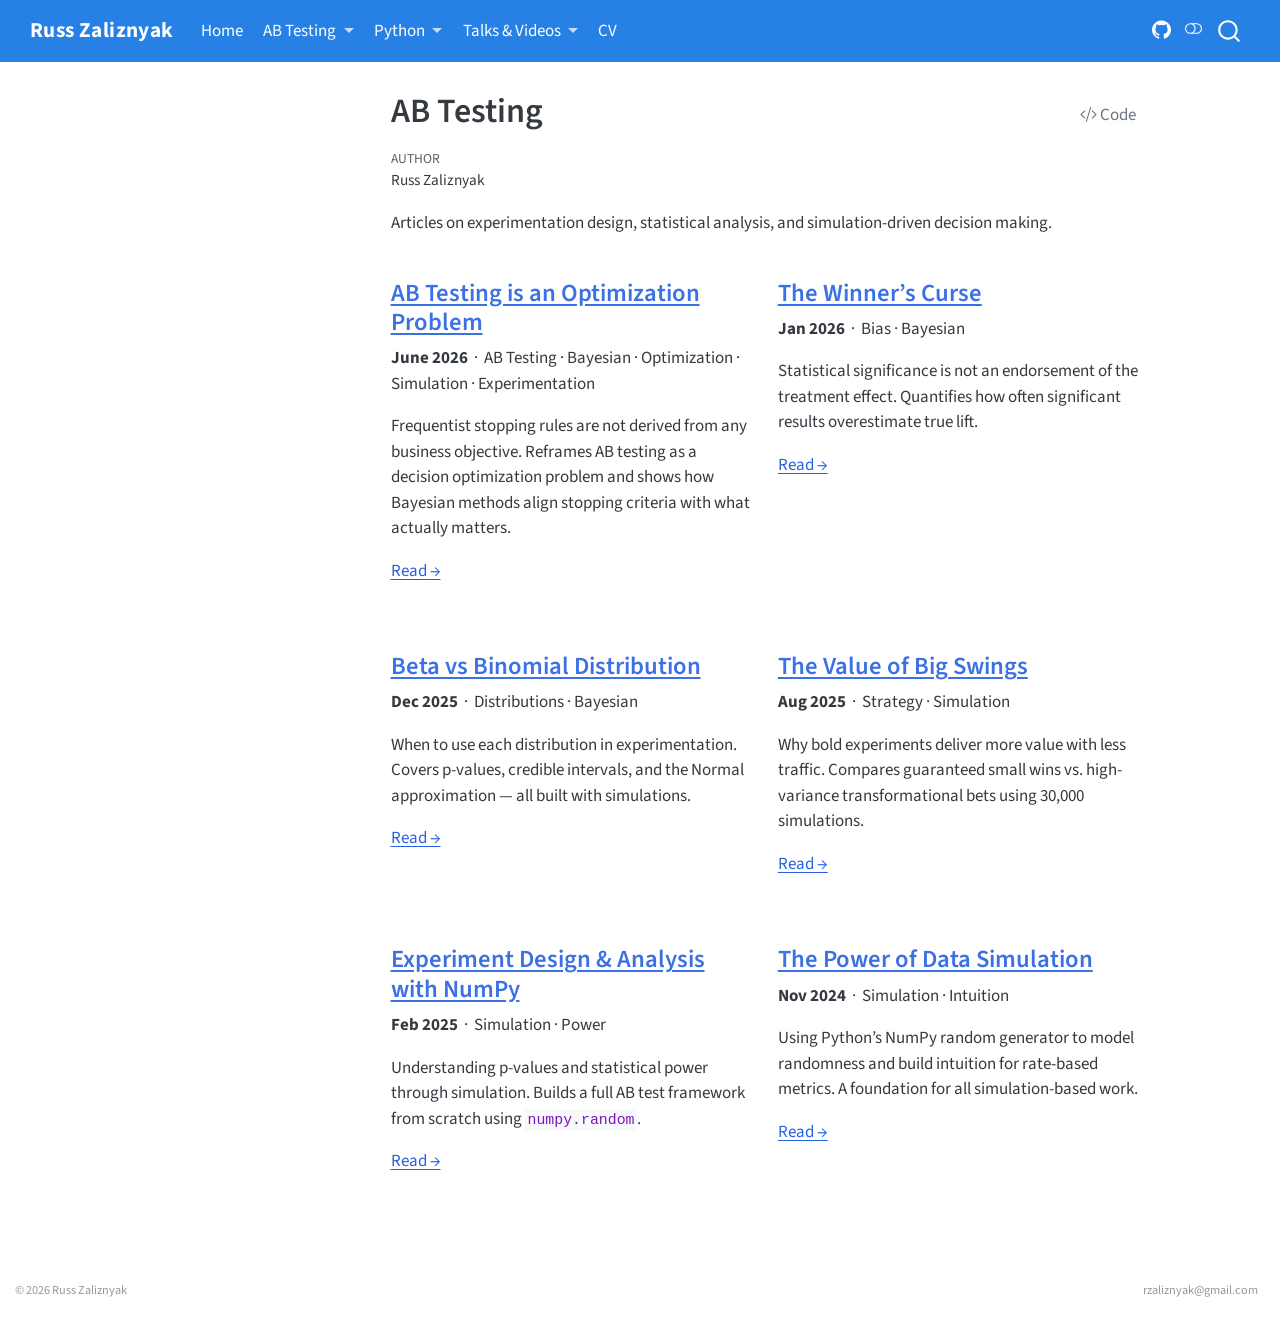
<file: docs/ab-testing/index.html>
<!DOCTYPE html>
<html xmlns="http://www.w3.org/1999/xhtml" lang="en" xml:lang="en"><head>

<meta charset="utf-8">
<meta name="generator" content="quarto-1.5.57">

<meta name="viewport" content="width=device-width, initial-scale=1.0, user-scalable=yes">

<meta name="author" content="Russ Zaliznyak">

<title>AB Testing – Russ Zaliznyak</title>
<style>
code{white-space: pre-wrap;}
span.smallcaps{font-variant: small-caps;}
div.columns{display: flex; gap: min(4vw, 1.5em);}
div.column{flex: auto; overflow-x: auto;}
div.hanging-indent{margin-left: 1.5em; text-indent: -1.5em;}
ul.task-list{list-style: none;}
ul.task-list li input[type="checkbox"] {
  width: 0.8em;
  margin: 0 0.8em 0.2em -1em; /* quarto-specific, see https://github.com/quarto-dev/quarto-cli/issues/4556 */ 
  vertical-align: middle;
}
/* CSS for syntax highlighting */
pre > code.sourceCode { white-space: pre; position: relative; }
pre > code.sourceCode > span { line-height: 1.25; }
pre > code.sourceCode > span:empty { height: 1.2em; }
.sourceCode { overflow: visible; }
code.sourceCode > span { color: inherit; text-decoration: inherit; }
div.sourceCode { margin: 1em 0; }
pre.sourceCode { margin: 0; }
@media screen {
div.sourceCode { overflow: auto; }
}
@media print {
pre > code.sourceCode { white-space: pre-wrap; }
pre > code.sourceCode > span { display: inline-block; text-indent: -5em; padding-left: 5em; }
}
pre.numberSource code
  { counter-reset: source-line 0; }
pre.numberSource code > span
  { position: relative; left: -4em; counter-increment: source-line; }
pre.numberSource code > span > a:first-child::before
  { content: counter(source-line);
    position: relative; left: -1em; text-align: right; vertical-align: baseline;
    border: none; display: inline-block;
    -webkit-touch-callout: none; -webkit-user-select: none;
    -khtml-user-select: none; -moz-user-select: none;
    -ms-user-select: none; user-select: none;
    padding: 0 4px; width: 4em;
  }
pre.numberSource { margin-left: 3em;  padding-left: 4px; }
div.sourceCode
  {   }
@media screen {
pre > code.sourceCode > span > a:first-child::before { text-decoration: underline; }
}
</style>


<script src="../site_libs/quarto-nav/quarto-nav.js"></script>
<script src="../site_libs/quarto-nav/headroom.min.js"></script>
<script src="../site_libs/clipboard/clipboard.min.js"></script>
<script src="../site_libs/quarto-search/autocomplete.umd.js"></script>
<script src="../site_libs/quarto-search/fuse.min.js"></script>
<script src="../site_libs/quarto-search/quarto-search.js"></script>
<meta name="quarto:offset" content="../">
<link href="../favicon.svg" rel="icon" type="image/svg+xml">
<script src="../site_libs/quarto-html/quarto.js"></script>
<script src="../site_libs/quarto-html/popper.min.js"></script>
<script src="../site_libs/quarto-html/tippy.umd.min.js"></script>
<script src="../site_libs/quarto-html/anchor.min.js"></script>
<link href="../site_libs/quarto-html/tippy.css" rel="stylesheet">
<link href="../site_libs/quarto-html/quarto-syntax-highlighting.css" rel="stylesheet" class="quarto-color-scheme" id="quarto-text-highlighting-styles">
<link href="../site_libs/quarto-html/quarto-syntax-highlighting-dark.css" rel="prefetch" class="quarto-color-scheme quarto-color-alternate" id="quarto-text-highlighting-styles">
<script src="../site_libs/bootstrap/bootstrap.min.js"></script>
<link href="../site_libs/bootstrap/bootstrap-icons.css" rel="stylesheet">
<link href="../site_libs/bootstrap/bootstrap.min.css" rel="stylesheet" class="quarto-color-scheme" id="quarto-bootstrap" data-mode="light">
<link href="../site_libs/bootstrap/bootstrap-dark.min.css" rel="prefetch" class="quarto-color-scheme quarto-color-alternate" id="quarto-bootstrap" data-mode="dark">
<script id="quarto-search-options" type="application/json">{
  "location": "navbar",
  "copy-button": false,
  "collapse-after": 3,
  "panel-placement": "end",
  "type": "overlay",
  "limit": 50,
  "keyboard-shortcut": [
    "f",
    "/",
    "s"
  ],
  "show-item-context": false,
  "language": {
    "search-no-results-text": "No results",
    "search-matching-documents-text": "matching documents",
    "search-copy-link-title": "Copy link to search",
    "search-hide-matches-text": "Hide additional matches",
    "search-more-match-text": "more match in this document",
    "search-more-matches-text": "more matches in this document",
    "search-clear-button-title": "Clear",
    "search-text-placeholder": "",
    "search-detached-cancel-button-title": "Cancel",
    "search-submit-button-title": "Submit",
    "search-label": "Search"
  }
}</script>
<style>html{ scroll-behavior: smooth; }</style>


<link rel="stylesheet" href="../styles.css">
</head>

<body class="nav-sidebar floating nav-fixed fullcontent">

<div id="quarto-search-results"></div>
  <header id="quarto-header" class="headroom fixed-top">
    <nav class="navbar navbar-expand-lg " data-bs-theme="dark">
      <div class="navbar-container container-fluid">
      <div class="navbar-brand-container mx-auto">
    <a class="navbar-brand" href="../index.html">
    <span class="navbar-title">Russ Zaliznyak</span>
    </a>
  </div>
            <div id="quarto-search" class="" title="Search"></div>
          <button class="navbar-toggler" type="button" data-bs-toggle="collapse" data-bs-target="#navbarCollapse" aria-controls="navbarCollapse" role="menu" aria-expanded="false" aria-label="Toggle navigation" onclick="if (window.quartoToggleHeadroom) { window.quartoToggleHeadroom(); }">
  <span class="navbar-toggler-icon"></span>
</button>
          <div class="collapse navbar-collapse" id="navbarCollapse">
            <ul class="navbar-nav navbar-nav-scroll me-auto">
  <li class="nav-item">
    <a class="nav-link" href="../index.html"> 
<span class="menu-text">Home</span></a>
  </li>  
  <li class="nav-item dropdown ">
    <a class="nav-link dropdown-toggle" href="#" id="nav-menu-ab-testing" role="link" data-bs-toggle="dropdown" aria-expanded="false">
 <span class="menu-text">AB Testing</span>
    </a>
    <ul class="dropdown-menu" aria-labelledby="nav-menu-ab-testing">    
        <li>
    <a class="dropdown-item" href="../ab-testing/index.html">
 <span class="dropdown-text">All Articles</span></a>
  </li>  
        <li><hr class="dropdown-divider"></li>
        <li>
    <a class="dropdown-item" href="../ab-testing/ab-testing-optimization.html">
 <span class="dropdown-text">AB Testing is an Optimization Problem</span></a>
  </li>  
        <li>
    <a class="dropdown-item" href="../ab-testing/winners-curse.html">
 <span class="dropdown-text">The Winner’s Curse</span></a>
  </li>  
        <li>
    <a class="dropdown-item" href="../ab-testing/beta-vs-binomial.html">
 <span class="dropdown-text">Beta vs Binomial Distribution</span></a>
  </li>  
        <li>
    <a class="dropdown-item" href="../ab-testing/big-swings.html">
 <span class="dropdown-text">The Value of Big Swings</span></a>
  </li>  
        <li>
    <a class="dropdown-item" href="../ab-testing/numpy-experiment-design.html">
 <span class="dropdown-text">Experiment Design &amp; Analysis</span></a>
  </li>  
        <li>
    <a class="dropdown-item" href="../ab-testing/power-of-simulation.html">
 <span class="dropdown-text">The Power of Data Simulation</span></a>
  </li>  
    </ul>
  </li>
  <li class="nav-item dropdown ">
    <a class="nav-link dropdown-toggle" href="#" id="nav-menu-python" role="link" data-bs-toggle="dropdown" aria-expanded="false">
 <span class="menu-text">Python</span>
    </a>
    <ul class="dropdown-menu" aria-labelledby="nav-menu-python">    
        <li>
    <a class="dropdown-item" href="../python/index.html">
 <span class="dropdown-text">All Articles</span></a>
  </li>  
        <li><hr class="dropdown-divider"></li>
        <li>
    <a class="dropdown-item" href="../python/polars-vs-pandas.html">
 <span class="dropdown-text">Why Switch to Polars</span></a>
  </li>  
    </ul>
  </li>
  <li class="nav-item dropdown ">
    <a class="nav-link dropdown-toggle" href="#" id="nav-menu-talks--videos" role="link" data-bs-toggle="dropdown" aria-expanded="false">
 <span class="menu-text">Talks &amp; Videos</span>
    </a>
    <ul class="dropdown-menu" aria-labelledby="nav-menu-talks--videos">    
        <li>
    <a class="dropdown-item" href="../talks/index.html">
 <span class="dropdown-text">All Talks</span></a>
  </li>  
        <li><hr class="dropdown-divider"></li>
        <li>
    <a class="dropdown-item" href="https://share.vidyard.com/watch/wqUpv9CUAXj9cSrFzAQwQ3">
 <span class="dropdown-text">Going Bayes — Intuit Tech Stories</span></a>
  </li>  
        <li>
    <a class="dropdown-item" href="https://www.youtube.com/watch?v=IpcTF0UAIVQ">
 <span class="dropdown-text">How Intuit Uses Dash Enterprise</span></a>
  </li>  
    </ul>
  </li>
  <li class="nav-item">
    <a class="nav-link" href="../cv.html"> 
<span class="menu-text">CV</span></a>
  </li>  
</ul>
            <ul class="navbar-nav navbar-nav-scroll ms-auto">
  <li class="nav-item compact">
    <a class="nav-link" href="https://github.com/rzaliznyak-math" target="_blank"> <i class="bi bi-github" role="img">
</i> 
<span class="menu-text"></span></a>
  </li>  
</ul>
          </div> <!-- /navcollapse -->
            <div class="quarto-navbar-tools">
  <a href="" class="quarto-color-scheme-toggle quarto-navigation-tool  px-1" onclick="window.quartoToggleColorScheme(); return false;" title="Toggle dark mode"><i class="bi"></i></a>
</div>
      </div> <!-- /container-fluid -->
    </nav>
  <nav class="quarto-secondary-nav">
    <div class="container-fluid d-flex">
      <button type="button" class="quarto-btn-toggle btn" data-bs-toggle="collapse" role="button" data-bs-target=".quarto-sidebar-collapse-item" aria-controls="quarto-sidebar" aria-expanded="false" aria-label="Toggle sidebar navigation" onclick="if (window.quartoToggleHeadroom) { window.quartoToggleHeadroom(); }">
        <i class="bi bi-layout-text-sidebar-reverse"></i>
      </button>
        <nav class="quarto-page-breadcrumbs" aria-label="breadcrumb"><ol class="breadcrumb"><li class="breadcrumb-item">AB Testing</li></ol></nav>
        <a class="flex-grow-1" role="navigation" data-bs-toggle="collapse" data-bs-target=".quarto-sidebar-collapse-item" aria-controls="quarto-sidebar" aria-expanded="false" aria-label="Toggle sidebar navigation" onclick="if (window.quartoToggleHeadroom) { window.quartoToggleHeadroom(); }">      
        </a>
    </div>
  </nav>
</header>
<!-- content -->
<div id="quarto-content" class="quarto-container page-columns page-rows-contents page-layout-article page-navbar">
<!-- sidebar -->
  <nav id="quarto-sidebar" class="sidebar collapse collapse-horizontal quarto-sidebar-collapse-item sidebar-navigation floating overflow-auto">
</nav>
<div id="quarto-sidebar-glass" class="quarto-sidebar-collapse-item" data-bs-toggle="collapse" data-bs-target=".quarto-sidebar-collapse-item"></div>
<!-- margin-sidebar -->
    
<!-- main -->
<main class="content" id="quarto-document-content">

<header id="title-block-header" class="quarto-title-block default">
<div class="quarto-title">
<div class="quarto-title-block"><div><h1 class="title">AB Testing</h1><button type="button" class="btn code-tools-button" id="quarto-code-tools-source"><i class="bi"></i> Code</button></div></div>
</div>



<div class="quarto-title-meta">

    <div>
    <div class="quarto-title-meta-heading">Author</div>
    <div class="quarto-title-meta-contents">
             <p>Russ Zaliznyak </p>
          </div>
  </div>
    
  
    
  </div>
  


</header>


<p>Articles on experimentation design, statistical analysis, and simulation-driven decision making.</p>
<div class="grid">
<section id="ab-testing-is-an-optimization-problem" class="level3 g-col-6">
<h3 class="anchored" data-anchor-id="ab-testing-is-an-optimization-problem"><a href="../ab-testing/ab-testing-optimization.html">AB Testing is an Optimization Problem</a></h3>
<p><strong>June 2026</strong> &nbsp;·&nbsp; AB Testing · Bayesian · Optimization · Simulation · Experimentation</p>
<p>Frequentist stopping rules are not derived from any business objective. Reframes AB testing as a decision optimization problem and shows how Bayesian methods align stopping criteria with what actually matters.</p>
<p><a href="../ab-testing/ab-testing-optimization.html">Read →</a></p>
</section>
<section id="the-winners-curse" class="level3 g-col-6">
<h3 class="anchored" data-anchor-id="the-winners-curse"><a href="../ab-testing/winners-curse.html">The Winner’s Curse</a></h3>
<p><strong>Jan 2026</strong> &nbsp;·&nbsp; Bias · Bayesian</p>
<p>Statistical significance is not an endorsement of the treatment effect. Quantifies how often significant results overestimate true lift.</p>
<p><a href="../ab-testing/winners-curse.html">Read →</a></p>
</section>
<section id="beta-vs-binomial-distribution" class="level3 g-col-6">
<h3 class="anchored" data-anchor-id="beta-vs-binomial-distribution"><a href="../ab-testing/beta-vs-binomial.html">Beta vs Binomial Distribution</a></h3>
<p><strong>Dec 2025</strong> &nbsp;·&nbsp; Distributions · Bayesian</p>
<p>When to use each distribution in experimentation. Covers p-values, credible intervals, and the Normal approximation — all built with simulations.</p>
<p><a href="../ab-testing/beta-vs-binomial.html">Read →</a></p>
</section>
<section id="the-value-of-big-swings" class="level3 g-col-6">
<h3 class="anchored" data-anchor-id="the-value-of-big-swings"><a href="../ab-testing/big-swings.html">The Value of Big Swings</a></h3>
<p><strong>Aug 2025</strong> &nbsp;·&nbsp; Strategy · Simulation</p>
<p>Why bold experiments deliver more value with less traffic. Compares guaranteed small wins vs.&nbsp;high-variance transformational bets using 30,000 simulations.</p>
<p><a href="../ab-testing/big-swings.html">Read →</a></p>
</section>
<section id="experiment-design-analysis-with-numpy" class="level3 g-col-6">
<h3 class="anchored" data-anchor-id="experiment-design-analysis-with-numpy"><a href="../ab-testing/numpy-experiment-design.html">Experiment Design &amp; Analysis with NumPy</a></h3>
<p><strong>Feb 2025</strong> &nbsp;·&nbsp; Simulation · Power</p>
<p>Understanding p-values and statistical power through simulation. Builds a full AB test framework from scratch using <code>numpy.random</code>.</p>
<p><a href="../ab-testing/numpy-experiment-design.html">Read →</a></p>
</section>
<section id="the-power-of-data-simulation" class="level3 g-col-6">
<h3 class="anchored" data-anchor-id="the-power-of-data-simulation"><a href="../ab-testing/power-of-simulation.html">The Power of Data Simulation</a></h3>
<p><strong>Nov 2024</strong> &nbsp;·&nbsp; Simulation · Intuition</p>
<p>Using Python’s NumPy random generator to model randomness and build intuition for rate-based metrics. A foundation for all simulation-based work.</p>
<p><a href="../ab-testing/power-of-simulation.html">Read →</a></p>
</section>
</div>


<!-- -->


</main> <!-- /main -->
<script id="quarto-html-after-body" type="application/javascript">
window.document.addEventListener("DOMContentLoaded", function (event) {
  const toggleBodyColorMode = (bsSheetEl) => {
    const mode = bsSheetEl.getAttribute("data-mode");
    const bodyEl = window.document.querySelector("body");
    if (mode === "dark") {
      bodyEl.classList.add("quarto-dark");
      bodyEl.classList.remove("quarto-light");
    } else {
      bodyEl.classList.add("quarto-light");
      bodyEl.classList.remove("quarto-dark");
    }
  }
  const toggleBodyColorPrimary = () => {
    const bsSheetEl = window.document.querySelector("link#quarto-bootstrap");
    if (bsSheetEl) {
      toggleBodyColorMode(bsSheetEl);
    }
  }
  toggleBodyColorPrimary();  
  const disableStylesheet = (stylesheets) => {
    for (let i=0; i < stylesheets.length; i++) {
      const stylesheet = stylesheets[i];
      stylesheet.rel = 'prefetch';
    }
  }
  const enableStylesheet = (stylesheets) => {
    for (let i=0; i < stylesheets.length; i++) {
      const stylesheet = stylesheets[i];
      stylesheet.rel = 'stylesheet';
    }
  }
  const manageTransitions = (selector, allowTransitions) => {
    const els = window.document.querySelectorAll(selector);
    for (let i=0; i < els.length; i++) {
      const el = els[i];
      if (allowTransitions) {
        el.classList.remove('notransition');
      } else {
        el.classList.add('notransition');
      }
    }
  }
  const toggleGiscusIfUsed = (isAlternate, darkModeDefault) => {
    const baseTheme = document.querySelector('#giscus-base-theme')?.value ?? 'light';
    const alternateTheme = document.querySelector('#giscus-alt-theme')?.value ?? 'dark';
    let newTheme = '';
    if(darkModeDefault) {
      newTheme = isAlternate ? baseTheme : alternateTheme;
    } else {
      newTheme = isAlternate ? alternateTheme : baseTheme;
    }
    const changeGiscusTheme = () => {
      // From: https://github.com/giscus/giscus/issues/336
      const sendMessage = (message) => {
        const iframe = document.querySelector('iframe.giscus-frame');
        if (!iframe) return;
        iframe.contentWindow.postMessage({ giscus: message }, 'https://giscus.app');
      }
      sendMessage({
        setConfig: {
          theme: newTheme
        }
      });
    }
    const isGiscussLoaded = window.document.querySelector('iframe.giscus-frame') !== null;
    if (isGiscussLoaded) {
      changeGiscusTheme();
    }
  }
  const toggleColorMode = (alternate) => {
    // Switch the stylesheets
    const alternateStylesheets = window.document.querySelectorAll('link.quarto-color-scheme.quarto-color-alternate');
    manageTransitions('#quarto-margin-sidebar .nav-link', false);
    if (alternate) {
      enableStylesheet(alternateStylesheets);
      for (const sheetNode of alternateStylesheets) {
        if (sheetNode.id === "quarto-bootstrap") {
          toggleBodyColorMode(sheetNode);
        }
      }
    } else {
      disableStylesheet(alternateStylesheets);
      toggleBodyColorPrimary();
    }
    manageTransitions('#quarto-margin-sidebar .nav-link', true);
    // Switch the toggles
    const toggles = window.document.querySelectorAll('.quarto-color-scheme-toggle');
    for (let i=0; i < toggles.length; i++) {
      const toggle = toggles[i];
      if (toggle) {
        if (alternate) {
          toggle.classList.add("alternate");     
        } else {
          toggle.classList.remove("alternate");
        }
      }
    }
    // Hack to workaround the fact that safari doesn't
    // properly recolor the scrollbar when toggling (#1455)
    if (navigator.userAgent.indexOf('Safari') > 0 && navigator.userAgent.indexOf('Chrome') == -1) {
      manageTransitions("body", false);
      window.scrollTo(0, 1);
      setTimeout(() => {
        window.scrollTo(0, 0);
        manageTransitions("body", true);
      }, 40);  
    }
  }
  const isFileUrl = () => { 
    return window.location.protocol === 'file:';
  }
  const hasAlternateSentinel = () => {  
    let styleSentinel = getColorSchemeSentinel();
    if (styleSentinel !== null) {
      return styleSentinel === "alternate";
    } else {
      return false;
    }
  }
  const setStyleSentinel = (alternate) => {
    const value = alternate ? "alternate" : "default";
    if (!isFileUrl()) {
      window.localStorage.setItem("quarto-color-scheme", value);
    } else {
      localAlternateSentinel = value;
    }
  }
  const getColorSchemeSentinel = () => {
    if (!isFileUrl()) {
      const storageValue = window.localStorage.getItem("quarto-color-scheme");
      return storageValue != null ? storageValue : localAlternateSentinel;
    } else {
      return localAlternateSentinel;
    }
  }
  const darkModeDefault = false;
  let localAlternateSentinel = darkModeDefault ? 'alternate' : 'default';
  // Dark / light mode switch
  window.quartoToggleColorScheme = () => {
    // Read the current dark / light value 
    let toAlternate = !hasAlternateSentinel();
    toggleColorMode(toAlternate);
    setStyleSentinel(toAlternate);
    toggleGiscusIfUsed(toAlternate, darkModeDefault);
  };
  // Ensure there is a toggle, if there isn't float one in the top right
  if (window.document.querySelector('.quarto-color-scheme-toggle') === null) {
    const a = window.document.createElement('a');
    a.classList.add('top-right');
    a.classList.add('quarto-color-scheme-toggle');
    a.href = "";
    a.onclick = function() { try { window.quartoToggleColorScheme(); } catch {} return false; };
    const i = window.document.createElement("i");
    i.classList.add('bi');
    a.appendChild(i);
    window.document.body.appendChild(a);
  }
  // Switch to dark mode if need be
  if (hasAlternateSentinel()) {
    toggleColorMode(true);
  } else {
    toggleColorMode(false);
  }
  const icon = "";
  const anchorJS = new window.AnchorJS();
  anchorJS.options = {
    placement: 'right',
    icon: icon
  };
  anchorJS.add('.anchored');
  const isCodeAnnotation = (el) => {
    for (const clz of el.classList) {
      if (clz.startsWith('code-annotation-')) {                     
        return true;
      }
    }
    return false;
  }
  const onCopySuccess = function(e) {
    // button target
    const button = e.trigger;
    // don't keep focus
    button.blur();
    // flash "checked"
    button.classList.add('code-copy-button-checked');
    var currentTitle = button.getAttribute("title");
    button.setAttribute("title", "Copied!");
    let tooltip;
    if (window.bootstrap) {
      button.setAttribute("data-bs-toggle", "tooltip");
      button.setAttribute("data-bs-placement", "left");
      button.setAttribute("data-bs-title", "Copied!");
      tooltip = new bootstrap.Tooltip(button, 
        { trigger: "manual", 
          customClass: "code-copy-button-tooltip",
          offset: [0, -8]});
      tooltip.show();    
    }
    setTimeout(function() {
      if (tooltip) {
        tooltip.hide();
        button.removeAttribute("data-bs-title");
        button.removeAttribute("data-bs-toggle");
        button.removeAttribute("data-bs-placement");
      }
      button.setAttribute("title", currentTitle);
      button.classList.remove('code-copy-button-checked');
    }, 1000);
    // clear code selection
    e.clearSelection();
  }
  const getTextToCopy = function(trigger) {
      const codeEl = trigger.previousElementSibling.cloneNode(true);
      for (const childEl of codeEl.children) {
        if (isCodeAnnotation(childEl)) {
          childEl.remove();
        }
      }
      return codeEl.innerText;
  }
  const clipboard = new window.ClipboardJS('.code-copy-button:not([data-in-quarto-modal])', {
    text: getTextToCopy
  });
  clipboard.on('success', onCopySuccess);
  if (window.document.getElementById('quarto-embedded-source-code-modal')) {
    // For code content inside modals, clipBoardJS needs to be initialized with a container option
    // TODO: Check when it could be a function (https://github.com/zenorocha/clipboard.js/issues/860)
    const clipboardModal = new window.ClipboardJS('.code-copy-button[data-in-quarto-modal]', {
      text: getTextToCopy,
      container: window.document.getElementById('quarto-embedded-source-code-modal')
    });
    clipboardModal.on('success', onCopySuccess);
  }
  const viewSource = window.document.getElementById('quarto-view-source') ||
                     window.document.getElementById('quarto-code-tools-source');
  if (viewSource) {
    const sourceUrl = viewSource.getAttribute("data-quarto-source-url");
    viewSource.addEventListener("click", function(e) {
      if (sourceUrl) {
        // rstudio viewer pane
        if (/\bcapabilities=\b/.test(window.location)) {
          window.open(sourceUrl);
        } else {
          window.location.href = sourceUrl;
        }
      } else {
        const modal = new bootstrap.Modal(document.getElementById('quarto-embedded-source-code-modal'));
        modal.show();
      }
      return false;
    });
  }
  function toggleCodeHandler(show) {
    return function(e) {
      const detailsSrc = window.document.querySelectorAll(".cell > details > .sourceCode");
      for (let i=0; i<detailsSrc.length; i++) {
        const details = detailsSrc[i].parentElement;
        if (show) {
          details.open = true;
        } else {
          details.removeAttribute("open");
        }
      }
      const cellCodeDivs = window.document.querySelectorAll(".cell > .sourceCode");
      const fromCls = show ? "hidden" : "unhidden";
      const toCls = show ? "unhidden" : "hidden";
      for (let i=0; i<cellCodeDivs.length; i++) {
        const codeDiv = cellCodeDivs[i];
        if (codeDiv.classList.contains(fromCls)) {
          codeDiv.classList.remove(fromCls);
          codeDiv.classList.add(toCls);
        } 
      }
      return false;
    }
  }
  const hideAllCode = window.document.getElementById("quarto-hide-all-code");
  if (hideAllCode) {
    hideAllCode.addEventListener("click", toggleCodeHandler(false));
  }
  const showAllCode = window.document.getElementById("quarto-show-all-code");
  if (showAllCode) {
    showAllCode.addEventListener("click", toggleCodeHandler(true));
  }
    var localhostRegex = new RegExp(/^(?:http|https):\/\/localhost\:?[0-9]*\//);
    var mailtoRegex = new RegExp(/^mailto:/);
      var filterRegex = new RegExp('/' + window.location.host + '/');
    var isInternal = (href) => {
        return filterRegex.test(href) || localhostRegex.test(href) || mailtoRegex.test(href);
    }
    // Inspect non-navigation links and adorn them if external
 	var links = window.document.querySelectorAll('a[href]:not(.nav-link):not(.navbar-brand):not(.toc-action):not(.sidebar-link):not(.sidebar-item-toggle):not(.pagination-link):not(.no-external):not([aria-hidden]):not(.dropdown-item):not(.quarto-navigation-tool):not(.about-link)');
    for (var i=0; i<links.length; i++) {
      const link = links[i];
      if (!isInternal(link.href)) {
        // undo the damage that might have been done by quarto-nav.js in the case of
        // links that we want to consider external
        if (link.dataset.originalHref !== undefined) {
          link.href = link.dataset.originalHref;
        }
      }
    }
  function tippyHover(el, contentFn, onTriggerFn, onUntriggerFn) {
    const config = {
      allowHTML: true,
      maxWidth: 500,
      delay: 100,
      arrow: false,
      appendTo: function(el) {
          return el.parentElement;
      },
      interactive: true,
      interactiveBorder: 10,
      theme: 'quarto',
      placement: 'bottom-start',
    };
    if (contentFn) {
      config.content = contentFn;
    }
    if (onTriggerFn) {
      config.onTrigger = onTriggerFn;
    }
    if (onUntriggerFn) {
      config.onUntrigger = onUntriggerFn;
    }
    window.tippy(el, config); 
  }
  const noterefs = window.document.querySelectorAll('a[role="doc-noteref"]');
  for (var i=0; i<noterefs.length; i++) {
    const ref = noterefs[i];
    tippyHover(ref, function() {
      // use id or data attribute instead here
      let href = ref.getAttribute('data-footnote-href') || ref.getAttribute('href');
      try { href = new URL(href).hash; } catch {}
      const id = href.replace(/^#\/?/, "");
      const note = window.document.getElementById(id);
      if (note) {
        return note.innerHTML;
      } else {
        return "";
      }
    });
  }
  const xrefs = window.document.querySelectorAll('a.quarto-xref');
  const processXRef = (id, note) => {
    // Strip column container classes
    const stripColumnClz = (el) => {
      el.classList.remove("page-full", "page-columns");
      if (el.children) {
        for (const child of el.children) {
          stripColumnClz(child);
        }
      }
    }
    stripColumnClz(note)
    if (id === null || id.startsWith('sec-')) {
      // Special case sections, only their first couple elements
      const container = document.createElement("div");
      if (note.children && note.children.length > 2) {
        container.appendChild(note.children[0].cloneNode(true));
        for (let i = 1; i < note.children.length; i++) {
          const child = note.children[i];
          if (child.tagName === "P" && child.innerText === "") {
            continue;
          } else {
            container.appendChild(child.cloneNode(true));
            break;
          }
        }
        if (window.Quarto?.typesetMath) {
          window.Quarto.typesetMath(container);
        }
        return container.innerHTML
      } else {
        if (window.Quarto?.typesetMath) {
          window.Quarto.typesetMath(note);
        }
        return note.innerHTML;
      }
    } else {
      // Remove any anchor links if they are present
      const anchorLink = note.querySelector('a.anchorjs-link');
      if (anchorLink) {
        anchorLink.remove();
      }
      if (window.Quarto?.typesetMath) {
        window.Quarto.typesetMath(note);
      }
      // TODO in 1.5, we should make sure this works without a callout special case
      if (note.classList.contains("callout")) {
        return note.outerHTML;
      } else {
        return note.innerHTML;
      }
    }
  }
  for (var i=0; i<xrefs.length; i++) {
    const xref = xrefs[i];
    tippyHover(xref, undefined, function(instance) {
      instance.disable();
      let url = xref.getAttribute('href');
      let hash = undefined; 
      if (url.startsWith('#')) {
        hash = url;
      } else {
        try { hash = new URL(url).hash; } catch {}
      }
      if (hash) {
        const id = hash.replace(/^#\/?/, "");
        const note = window.document.getElementById(id);
        if (note !== null) {
          try {
            const html = processXRef(id, note.cloneNode(true));
            instance.setContent(html);
          } finally {
            instance.enable();
            instance.show();
          }
        } else {
          // See if we can fetch this
          fetch(url.split('#')[0])
          .then(res => res.text())
          .then(html => {
            const parser = new DOMParser();
            const htmlDoc = parser.parseFromString(html, "text/html");
            const note = htmlDoc.getElementById(id);
            if (note !== null) {
              const html = processXRef(id, note);
              instance.setContent(html);
            } 
          }).finally(() => {
            instance.enable();
            instance.show();
          });
        }
      } else {
        // See if we can fetch a full url (with no hash to target)
        // This is a special case and we should probably do some content thinning / targeting
        fetch(url)
        .then(res => res.text())
        .then(html => {
          const parser = new DOMParser();
          const htmlDoc = parser.parseFromString(html, "text/html");
          const note = htmlDoc.querySelector('main.content');
          if (note !== null) {
            // This should only happen for chapter cross references
            // (since there is no id in the URL)
            // remove the first header
            if (note.children.length > 0 && note.children[0].tagName === "HEADER") {
              note.children[0].remove();
            }
            const html = processXRef(null, note);
            instance.setContent(html);
          } 
        }).finally(() => {
          instance.enable();
          instance.show();
        });
      }
    }, function(instance) {
    });
  }
      let selectedAnnoteEl;
      const selectorForAnnotation = ( cell, annotation) => {
        let cellAttr = 'data-code-cell="' + cell + '"';
        let lineAttr = 'data-code-annotation="' +  annotation + '"';
        const selector = 'span[' + cellAttr + '][' + lineAttr + ']';
        return selector;
      }
      const selectCodeLines = (annoteEl) => {
        const doc = window.document;
        const targetCell = annoteEl.getAttribute("data-target-cell");
        const targetAnnotation = annoteEl.getAttribute("data-target-annotation");
        const annoteSpan = window.document.querySelector(selectorForAnnotation(targetCell, targetAnnotation));
        const lines = annoteSpan.getAttribute("data-code-lines").split(",");
        const lineIds = lines.map((line) => {
          return targetCell + "-" + line;
        })
        let top = null;
        let height = null;
        let parent = null;
        if (lineIds.length > 0) {
            //compute the position of the single el (top and bottom and make a div)
            const el = window.document.getElementById(lineIds[0]);
            top = el.offsetTop;
            height = el.offsetHeight;
            parent = el.parentElement.parentElement;
          if (lineIds.length > 1) {
            const lastEl = window.document.getElementById(lineIds[lineIds.length - 1]);
            const bottom = lastEl.offsetTop + lastEl.offsetHeight;
            height = bottom - top;
          }
          if (top !== null && height !== null && parent !== null) {
            // cook up a div (if necessary) and position it 
            let div = window.document.getElementById("code-annotation-line-highlight");
            if (div === null) {
              div = window.document.createElement("div");
              div.setAttribute("id", "code-annotation-line-highlight");
              div.style.position = 'absolute';
              parent.appendChild(div);
            }
            div.style.top = top - 2 + "px";
            div.style.height = height + 4 + "px";
            div.style.left = 0;
            let gutterDiv = window.document.getElementById("code-annotation-line-highlight-gutter");
            if (gutterDiv === null) {
              gutterDiv = window.document.createElement("div");
              gutterDiv.setAttribute("id", "code-annotation-line-highlight-gutter");
              gutterDiv.style.position = 'absolute';
              const codeCell = window.document.getElementById(targetCell);
              const gutter = codeCell.querySelector('.code-annotation-gutter');
              gutter.appendChild(gutterDiv);
            }
            gutterDiv.style.top = top - 2 + "px";
            gutterDiv.style.height = height + 4 + "px";
          }
          selectedAnnoteEl = annoteEl;
        }
      };
      const unselectCodeLines = () => {
        const elementsIds = ["code-annotation-line-highlight", "code-annotation-line-highlight-gutter"];
        elementsIds.forEach((elId) => {
          const div = window.document.getElementById(elId);
          if (div) {
            div.remove();
          }
        });
        selectedAnnoteEl = undefined;
      };
        // Handle positioning of the toggle
    window.addEventListener(
      "resize",
      throttle(() => {
        elRect = undefined;
        if (selectedAnnoteEl) {
          selectCodeLines(selectedAnnoteEl);
        }
      }, 10)
    );
    function throttle(fn, ms) {
    let throttle = false;
    let timer;
      return (...args) => {
        if(!throttle) { // first call gets through
            fn.apply(this, args);
            throttle = true;
        } else { // all the others get throttled
            if(timer) clearTimeout(timer); // cancel #2
            timer = setTimeout(() => {
              fn.apply(this, args);
              timer = throttle = false;
            }, ms);
        }
      };
    }
      // Attach click handler to the DT
      const annoteDls = window.document.querySelectorAll('dt[data-target-cell]');
      for (const annoteDlNode of annoteDls) {
        annoteDlNode.addEventListener('click', (event) => {
          const clickedEl = event.target;
          if (clickedEl !== selectedAnnoteEl) {
            unselectCodeLines();
            const activeEl = window.document.querySelector('dt[data-target-cell].code-annotation-active');
            if (activeEl) {
              activeEl.classList.remove('code-annotation-active');
            }
            selectCodeLines(clickedEl);
            clickedEl.classList.add('code-annotation-active');
          } else {
            // Unselect the line
            unselectCodeLines();
            clickedEl.classList.remove('code-annotation-active');
          }
        });
      }
  const findCites = (el) => {
    const parentEl = el.parentElement;
    if (parentEl) {
      const cites = parentEl.dataset.cites;
      if (cites) {
        return {
          el,
          cites: cites.split(' ')
        };
      } else {
        return findCites(el.parentElement)
      }
    } else {
      return undefined;
    }
  };
  var bibliorefs = window.document.querySelectorAll('a[role="doc-biblioref"]');
  for (var i=0; i<bibliorefs.length; i++) {
    const ref = bibliorefs[i];
    const citeInfo = findCites(ref);
    if (citeInfo) {
      tippyHover(citeInfo.el, function() {
        var popup = window.document.createElement('div');
        citeInfo.cites.forEach(function(cite) {
          var citeDiv = window.document.createElement('div');
          citeDiv.classList.add('hanging-indent');
          citeDiv.classList.add('csl-entry');
          var biblioDiv = window.document.getElementById('ref-' + cite);
          if (biblioDiv) {
            citeDiv.innerHTML = biblioDiv.innerHTML;
          }
          popup.appendChild(citeDiv);
        });
        return popup.innerHTML;
      });
    }
  }
});
</script><div class="modal fade" id="quarto-embedded-source-code-modal" tabindex="-1" aria-labelledby="quarto-embedded-source-code-modal-label" aria-hidden="true"><div class="modal-dialog modal-dialog-scrollable"><div class="modal-content"><div class="modal-header"><h5 class="modal-title" id="quarto-embedded-source-code-modal-label">Source Code</h5><button class="btn-close" data-bs-dismiss="modal"></button></div><div class="modal-body"><div class="">
<div class="sourceCode" id="cb1" data-shortcodes="false"><pre class="sourceCode markdown code-with-copy"><code class="sourceCode markdown"><span id="cb1-1"><a href="#cb1-1" aria-hidden="true" tabindex="-1"></a><span class="co">---</span></span>
<span id="cb1-2"><a href="#cb1-2" aria-hidden="true" tabindex="-1"></a><span class="an">title:</span><span class="co"> "AB Testing"</span></span>
<span id="cb1-3"><a href="#cb1-3" aria-hidden="true" tabindex="-1"></a><span class="an">toc:</span><span class="co"> false</span></span>
<span id="cb1-4"><a href="#cb1-4" aria-hidden="true" tabindex="-1"></a><span class="co">---</span></span>
<span id="cb1-5"><a href="#cb1-5" aria-hidden="true" tabindex="-1"></a></span>
<span id="cb1-6"><a href="#cb1-6" aria-hidden="true" tabindex="-1"></a>Articles on experimentation design, statistical analysis, and simulation-driven decision making.</span>
<span id="cb1-7"><a href="#cb1-7" aria-hidden="true" tabindex="-1"></a></span>
<span id="cb1-8"><a href="#cb1-8" aria-hidden="true" tabindex="-1"></a>:::: {.grid}</span>
<span id="cb1-9"><a href="#cb1-9" aria-hidden="true" tabindex="-1"></a></span>
<span id="cb1-10"><a href="#cb1-10" aria-hidden="true" tabindex="-1"></a>::: {.g-col-6}</span>
<span id="cb1-11"><a href="#cb1-11" aria-hidden="true" tabindex="-1"></a><span class="fu">### [AB Testing is an Optimization Problem](ab-testing-optimization.qmd)</span></span>
<span id="cb1-12"><a href="#cb1-12" aria-hidden="true" tabindex="-1"></a>**June 2026** <span class="dv">&amp;nbsp;</span>·<span class="dv">&amp;nbsp;</span> AB Testing · Bayesian · Optimization · Simulation · Experimentation</span>
<span id="cb1-13"><a href="#cb1-13" aria-hidden="true" tabindex="-1"></a></span>
<span id="cb1-14"><a href="#cb1-14" aria-hidden="true" tabindex="-1"></a>Frequentist stopping rules are not derived from any business objective. Reframes AB testing as a decision optimization problem and shows how Bayesian methods align stopping criteria with what actually matters.</span>
<span id="cb1-15"><a href="#cb1-15" aria-hidden="true" tabindex="-1"></a></span>
<span id="cb1-16"><a href="#cb1-16" aria-hidden="true" tabindex="-1"></a><span class="co">[</span><span class="ot">Read →</span><span class="co">](ab-testing-optimization.qmd)</span></span>
<span id="cb1-17"><a href="#cb1-17" aria-hidden="true" tabindex="-1"></a>:::</span>
<span id="cb1-18"><a href="#cb1-18" aria-hidden="true" tabindex="-1"></a></span>
<span id="cb1-19"><a href="#cb1-19" aria-hidden="true" tabindex="-1"></a>::: {.g-col-6}</span>
<span id="cb1-20"><a href="#cb1-20" aria-hidden="true" tabindex="-1"></a><span class="fu">### [The Winner's Curse](winners-curse.qmd)</span></span>
<span id="cb1-21"><a href="#cb1-21" aria-hidden="true" tabindex="-1"></a>**Jan 2026** <span class="dv">&amp;nbsp;</span>·<span class="dv">&amp;nbsp;</span> Bias · Bayesian</span>
<span id="cb1-22"><a href="#cb1-22" aria-hidden="true" tabindex="-1"></a></span>
<span id="cb1-23"><a href="#cb1-23" aria-hidden="true" tabindex="-1"></a>Statistical significance is not an endorsement of the treatment effect. Quantifies how often significant results overestimate true lift.</span>
<span id="cb1-24"><a href="#cb1-24" aria-hidden="true" tabindex="-1"></a></span>
<span id="cb1-25"><a href="#cb1-25" aria-hidden="true" tabindex="-1"></a><span class="co">[</span><span class="ot">Read →</span><span class="co">](winners-curse.qmd)</span></span>
<span id="cb1-26"><a href="#cb1-26" aria-hidden="true" tabindex="-1"></a>:::</span>
<span id="cb1-27"><a href="#cb1-27" aria-hidden="true" tabindex="-1"></a></span>
<span id="cb1-28"><a href="#cb1-28" aria-hidden="true" tabindex="-1"></a>::: {.g-col-6}</span>
<span id="cb1-29"><a href="#cb1-29" aria-hidden="true" tabindex="-1"></a><span class="fu">### [Beta vs Binomial Distribution](beta-vs-binomial.qmd)</span></span>
<span id="cb1-30"><a href="#cb1-30" aria-hidden="true" tabindex="-1"></a>**Dec 2025** <span class="dv">&amp;nbsp;</span>·<span class="dv">&amp;nbsp;</span> Distributions · Bayesian</span>
<span id="cb1-31"><a href="#cb1-31" aria-hidden="true" tabindex="-1"></a></span>
<span id="cb1-32"><a href="#cb1-32" aria-hidden="true" tabindex="-1"></a>When to use each distribution in experimentation. Covers p-values, credible intervals, and the Normal approximation — all built with simulations.</span>
<span id="cb1-33"><a href="#cb1-33" aria-hidden="true" tabindex="-1"></a></span>
<span id="cb1-34"><a href="#cb1-34" aria-hidden="true" tabindex="-1"></a><span class="co">[</span><span class="ot">Read →</span><span class="co">](beta-vs-binomial.qmd)</span></span>
<span id="cb1-35"><a href="#cb1-35" aria-hidden="true" tabindex="-1"></a>:::</span>
<span id="cb1-36"><a href="#cb1-36" aria-hidden="true" tabindex="-1"></a></span>
<span id="cb1-37"><a href="#cb1-37" aria-hidden="true" tabindex="-1"></a>::: {.g-col-6}</span>
<span id="cb1-38"><a href="#cb1-38" aria-hidden="true" tabindex="-1"></a><span class="fu">### [The Value of Big Swings](big-swings.qmd)</span></span>
<span id="cb1-39"><a href="#cb1-39" aria-hidden="true" tabindex="-1"></a>**Aug 2025** <span class="dv">&amp;nbsp;</span>·<span class="dv">&amp;nbsp;</span> Strategy · Simulation</span>
<span id="cb1-40"><a href="#cb1-40" aria-hidden="true" tabindex="-1"></a></span>
<span id="cb1-41"><a href="#cb1-41" aria-hidden="true" tabindex="-1"></a>Why bold experiments deliver more value with less traffic. Compares guaranteed small wins vs. high-variance transformational bets using 30,000 simulations.</span>
<span id="cb1-42"><a href="#cb1-42" aria-hidden="true" tabindex="-1"></a></span>
<span id="cb1-43"><a href="#cb1-43" aria-hidden="true" tabindex="-1"></a><span class="co">[</span><span class="ot">Read →</span><span class="co">](big-swings.qmd)</span></span>
<span id="cb1-44"><a href="#cb1-44" aria-hidden="true" tabindex="-1"></a>:::</span>
<span id="cb1-45"><a href="#cb1-45" aria-hidden="true" tabindex="-1"></a></span>
<span id="cb1-46"><a href="#cb1-46" aria-hidden="true" tabindex="-1"></a>::: {.g-col-6}</span>
<span id="cb1-47"><a href="#cb1-47" aria-hidden="true" tabindex="-1"></a><span class="fu">### [Experiment Design &amp; Analysis with NumPy](numpy-experiment-design.qmd)</span></span>
<span id="cb1-48"><a href="#cb1-48" aria-hidden="true" tabindex="-1"></a>**Feb 2025** <span class="dv">&amp;nbsp;</span>·<span class="dv">&amp;nbsp;</span> Simulation · Power</span>
<span id="cb1-49"><a href="#cb1-49" aria-hidden="true" tabindex="-1"></a></span>
<span id="cb1-50"><a href="#cb1-50" aria-hidden="true" tabindex="-1"></a>Understanding p-values and statistical power through simulation. Builds a full AB test framework from scratch using <span class="in">`numpy.random`</span>.</span>
<span id="cb1-51"><a href="#cb1-51" aria-hidden="true" tabindex="-1"></a></span>
<span id="cb1-52"><a href="#cb1-52" aria-hidden="true" tabindex="-1"></a><span class="co">[</span><span class="ot">Read →</span><span class="co">](numpy-experiment-design.qmd)</span></span>
<span id="cb1-53"><a href="#cb1-53" aria-hidden="true" tabindex="-1"></a>:::</span>
<span id="cb1-54"><a href="#cb1-54" aria-hidden="true" tabindex="-1"></a></span>
<span id="cb1-55"><a href="#cb1-55" aria-hidden="true" tabindex="-1"></a>::: {.g-col-6}</span>
<span id="cb1-56"><a href="#cb1-56" aria-hidden="true" tabindex="-1"></a><span class="fu">### [The Power of Data Simulation](power-of-simulation.qmd)</span></span>
<span id="cb1-57"><a href="#cb1-57" aria-hidden="true" tabindex="-1"></a>**Nov 2024** <span class="dv">&amp;nbsp;</span>·<span class="dv">&amp;nbsp;</span> Simulation · Intuition</span>
<span id="cb1-58"><a href="#cb1-58" aria-hidden="true" tabindex="-1"></a></span>
<span id="cb1-59"><a href="#cb1-59" aria-hidden="true" tabindex="-1"></a>Using Python's NumPy random generator to model randomness and build intuition for rate-based metrics. A foundation for all simulation-based work.</span>
<span id="cb1-60"><a href="#cb1-60" aria-hidden="true" tabindex="-1"></a></span>
<span id="cb1-61"><a href="#cb1-61" aria-hidden="true" tabindex="-1"></a><span class="co">[</span><span class="ot">Read →</span><span class="co">](power-of-simulation.qmd)</span></span>
<span id="cb1-62"><a href="#cb1-62" aria-hidden="true" tabindex="-1"></a>:::</span>
<span id="cb1-63"><a href="#cb1-63" aria-hidden="true" tabindex="-1"></a></span>
<span id="cb1-64"><a href="#cb1-64" aria-hidden="true" tabindex="-1"></a>::::</span></code><button title="Copy to Clipboard" class="code-copy-button" data-in-quarto-modal=""><i class="bi"></i></button></pre></div>
</div></div></div></div></div>
</div> <!-- /content -->
<footer class="footer">
  <div class="nav-footer">
    <div class="nav-footer-left">
<p>© 2026 Russ Zaliznyak</p>
</div>   
    <div class="nav-footer-center">
      &nbsp;
    </div>
    <div class="nav-footer-right">
      <ul class="footer-items list-unstyled">
    <li class="nav-item">
    <a class="nav-link" href="mailto:rzaliznyak@gmail.com">
<p>rzaliznyak@gmail.com</p>
</a>
  </li>  
</ul>
    </div>
  </div>
</footer>




<script src="../site_libs/quarto-html/zenscroll-min.js"></script>
</body></html>
</file>
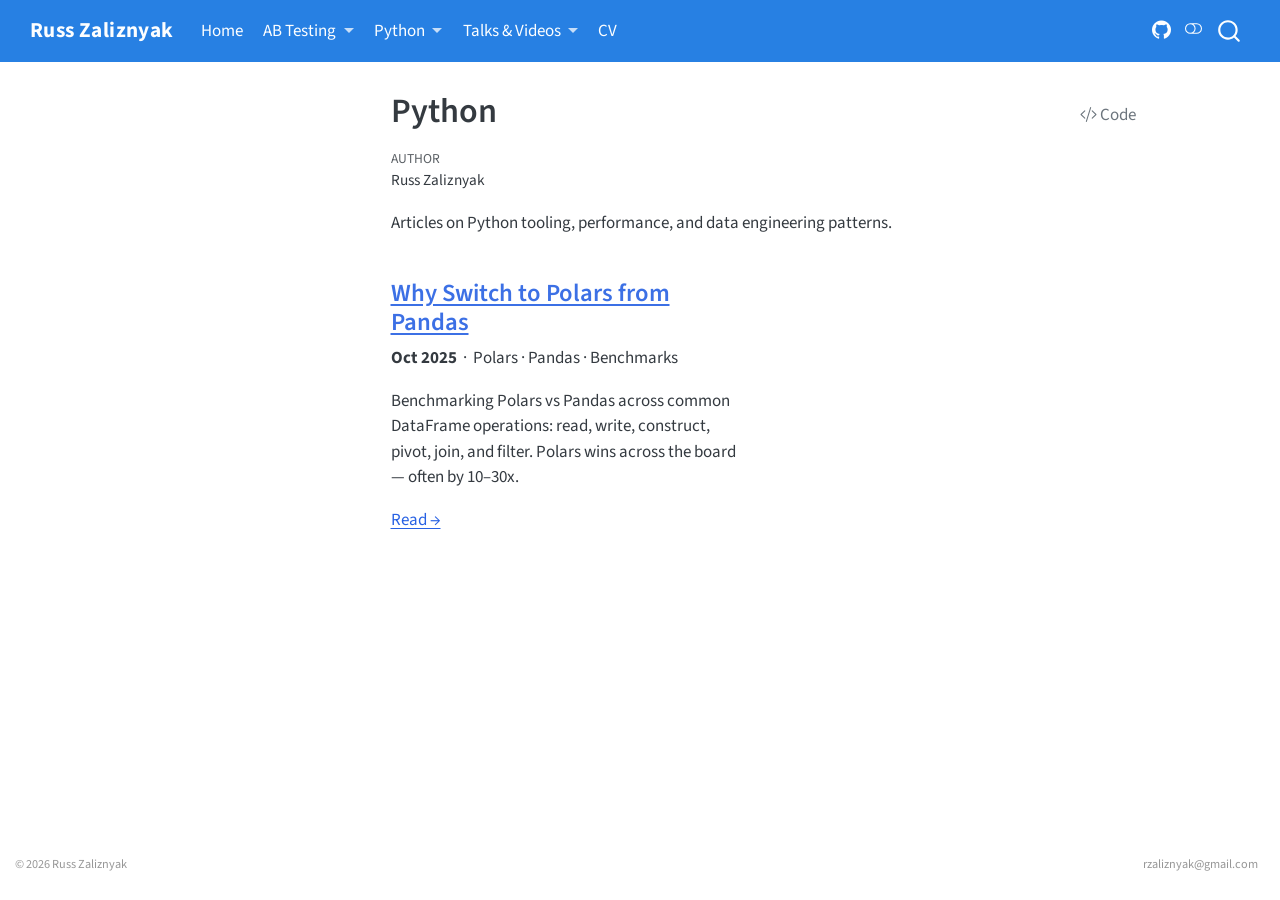
<file: docs/python/index.html>
<!DOCTYPE html>
<html xmlns="http://www.w3.org/1999/xhtml" lang="en" xml:lang="en"><head>

<meta charset="utf-8">
<meta name="generator" content="quarto-1.5.57">

<meta name="viewport" content="width=device-width, initial-scale=1.0, user-scalable=yes">

<meta name="author" content="Russ Zaliznyak">

<title>Python – Russ Zaliznyak</title>
<style>
code{white-space: pre-wrap;}
span.smallcaps{font-variant: small-caps;}
div.columns{display: flex; gap: min(4vw, 1.5em);}
div.column{flex: auto; overflow-x: auto;}
div.hanging-indent{margin-left: 1.5em; text-indent: -1.5em;}
ul.task-list{list-style: none;}
ul.task-list li input[type="checkbox"] {
  width: 0.8em;
  margin: 0 0.8em 0.2em -1em; /* quarto-specific, see https://github.com/quarto-dev/quarto-cli/issues/4556 */ 
  vertical-align: middle;
}
/* CSS for syntax highlighting */
pre > code.sourceCode { white-space: pre; position: relative; }
pre > code.sourceCode > span { line-height: 1.25; }
pre > code.sourceCode > span:empty { height: 1.2em; }
.sourceCode { overflow: visible; }
code.sourceCode > span { color: inherit; text-decoration: inherit; }
div.sourceCode { margin: 1em 0; }
pre.sourceCode { margin: 0; }
@media screen {
div.sourceCode { overflow: auto; }
}
@media print {
pre > code.sourceCode { white-space: pre-wrap; }
pre > code.sourceCode > span { display: inline-block; text-indent: -5em; padding-left: 5em; }
}
pre.numberSource code
  { counter-reset: source-line 0; }
pre.numberSource code > span
  { position: relative; left: -4em; counter-increment: source-line; }
pre.numberSource code > span > a:first-child::before
  { content: counter(source-line);
    position: relative; left: -1em; text-align: right; vertical-align: baseline;
    border: none; display: inline-block;
    -webkit-touch-callout: none; -webkit-user-select: none;
    -khtml-user-select: none; -moz-user-select: none;
    -ms-user-select: none; user-select: none;
    padding: 0 4px; width: 4em;
  }
pre.numberSource { margin-left: 3em;  padding-left: 4px; }
div.sourceCode
  {   }
@media screen {
pre > code.sourceCode > span > a:first-child::before { text-decoration: underline; }
}
</style>


<script src="../site_libs/quarto-nav/quarto-nav.js"></script>
<script src="../site_libs/quarto-nav/headroom.min.js"></script>
<script src="../site_libs/clipboard/clipboard.min.js"></script>
<script src="../site_libs/quarto-search/autocomplete.umd.js"></script>
<script src="../site_libs/quarto-search/fuse.min.js"></script>
<script src="../site_libs/quarto-search/quarto-search.js"></script>
<meta name="quarto:offset" content="../">
<script src="../site_libs/quarto-html/quarto.js"></script>
<script src="../site_libs/quarto-html/popper.min.js"></script>
<script src="../site_libs/quarto-html/tippy.umd.min.js"></script>
<script src="../site_libs/quarto-html/anchor.min.js"></script>
<link href="../site_libs/quarto-html/tippy.css" rel="stylesheet">
<link href="../site_libs/quarto-html/quarto-syntax-highlighting.css" rel="stylesheet" class="quarto-color-scheme" id="quarto-text-highlighting-styles">
<link href="../site_libs/quarto-html/quarto-syntax-highlighting-dark.css" rel="prefetch" class="quarto-color-scheme quarto-color-alternate" id="quarto-text-highlighting-styles">
<script src="../site_libs/bootstrap/bootstrap.min.js"></script>
<link href="../site_libs/bootstrap/bootstrap-icons.css" rel="stylesheet">
<link href="../site_libs/bootstrap/bootstrap.min.css" rel="stylesheet" class="quarto-color-scheme" id="quarto-bootstrap" data-mode="light">
<link href="../site_libs/bootstrap/bootstrap-dark.min.css" rel="prefetch" class="quarto-color-scheme quarto-color-alternate" id="quarto-bootstrap" data-mode="dark">
<script id="quarto-search-options" type="application/json">{
  "location": "navbar",
  "copy-button": false,
  "collapse-after": 3,
  "panel-placement": "end",
  "type": "overlay",
  "limit": 50,
  "keyboard-shortcut": [
    "f",
    "/",
    "s"
  ],
  "show-item-context": false,
  "language": {
    "search-no-results-text": "No results",
    "search-matching-documents-text": "matching documents",
    "search-copy-link-title": "Copy link to search",
    "search-hide-matches-text": "Hide additional matches",
    "search-more-match-text": "more match in this document",
    "search-more-matches-text": "more matches in this document",
    "search-clear-button-title": "Clear",
    "search-text-placeholder": "",
    "search-detached-cancel-button-title": "Cancel",
    "search-submit-button-title": "Submit",
    "search-label": "Search"
  }
}</script>
<style>html{ scroll-behavior: smooth; }</style>


<link rel="stylesheet" href="../styles.css">
</head>

<body class="nav-sidebar floating nav-fixed fullcontent">

<div id="quarto-search-results"></div>
  <header id="quarto-header" class="headroom fixed-top">
    <nav class="navbar navbar-expand-lg " data-bs-theme="dark">
      <div class="navbar-container container-fluid">
      <div class="navbar-brand-container mx-auto">
    <a class="navbar-brand" href="../index.html">
    <span class="navbar-title">Russ Zaliznyak</span>
    </a>
  </div>
            <div id="quarto-search" class="" title="Search"></div>
          <button class="navbar-toggler" type="button" data-bs-toggle="collapse" data-bs-target="#navbarCollapse" aria-controls="navbarCollapse" role="menu" aria-expanded="false" aria-label="Toggle navigation" onclick="if (window.quartoToggleHeadroom) { window.quartoToggleHeadroom(); }">
  <span class="navbar-toggler-icon"></span>
</button>
          <div class="collapse navbar-collapse" id="navbarCollapse">
            <ul class="navbar-nav navbar-nav-scroll me-auto">
  <li class="nav-item">
    <a class="nav-link" href="../index.html"> 
<span class="menu-text">Home</span></a>
  </li>  
  <li class="nav-item dropdown ">
    <a class="nav-link dropdown-toggle" href="#" id="nav-menu-ab-testing" role="link" data-bs-toggle="dropdown" aria-expanded="false">
 <span class="menu-text">AB Testing</span>
    </a>
    <ul class="dropdown-menu" aria-labelledby="nav-menu-ab-testing">    
        <li>
    <a class="dropdown-item" href="../ab-testing/index.html">
 <span class="dropdown-text">All Articles</span></a>
  </li>  
        <li><hr class="dropdown-divider"></li>
        <li>
    <a class="dropdown-item" href="../ab-testing/ab-testing-optimization.html">
 <span class="dropdown-text">AB Testing is an Optimization Problem</span></a>
  </li>  
        <li>
    <a class="dropdown-item" href="../ab-testing/winners-curse.html">
 <span class="dropdown-text">The Winner’s Curse</span></a>
  </li>  
        <li>
    <a class="dropdown-item" href="../ab-testing/beta-vs-binomial.html">
 <span class="dropdown-text">Beta vs Binomial Distribution</span></a>
  </li>  
        <li>
    <a class="dropdown-item" href="../ab-testing/big-swings.html">
 <span class="dropdown-text">The Value of Big Swings</span></a>
  </li>  
        <li>
    <a class="dropdown-item" href="../ab-testing/numpy-experiment-design.html">
 <span class="dropdown-text">Experiment Design &amp; Analysis</span></a>
  </li>  
        <li>
    <a class="dropdown-item" href="../ab-testing/power-of-simulation.html">
 <span class="dropdown-text">The Power of Data Simulation</span></a>
  </li>  
    </ul>
  </li>
  <li class="nav-item dropdown ">
    <a class="nav-link dropdown-toggle" href="#" id="nav-menu-python" role="link" data-bs-toggle="dropdown" aria-expanded="false">
 <span class="menu-text">Python</span>
    </a>
    <ul class="dropdown-menu" aria-labelledby="nav-menu-python">    
        <li>
    <a class="dropdown-item" href="../python/index.html">
 <span class="dropdown-text">All Articles</span></a>
  </li>  
        <li><hr class="dropdown-divider"></li>
        <li>
    <a class="dropdown-item" href="../python/polars-vs-pandas.html">
 <span class="dropdown-text">Why Switch to Polars</span></a>
  </li>  
    </ul>
  </li>
  <li class="nav-item dropdown ">
    <a class="nav-link dropdown-toggle" href="#" id="nav-menu-talks--videos" role="link" data-bs-toggle="dropdown" aria-expanded="false">
 <span class="menu-text">Talks &amp; Videos</span>
    </a>
    <ul class="dropdown-menu" aria-labelledby="nav-menu-talks--videos">    
        <li>
    <a class="dropdown-item" href="../talks/index.html">
 <span class="dropdown-text">All Talks</span></a>
  </li>  
        <li><hr class="dropdown-divider"></li>
        <li>
    <a class="dropdown-item" href="https://share.vidyard.com/watch/wqUpv9CUAXj9cSrFzAQwQ3">
 <span class="dropdown-text">Going Bayes — Intuit Tech Stories</span></a>
  </li>  
        <li>
    <a class="dropdown-item" href="https://www.youtube.com/watch?v=IpcTF0UAIVQ">
 <span class="dropdown-text">How Intuit Uses Dash Enterprise</span></a>
  </li>  
    </ul>
  </li>
  <li class="nav-item">
    <a class="nav-link" href="../cv.html"> 
<span class="menu-text">CV</span></a>
  </li>  
</ul>
            <ul class="navbar-nav navbar-nav-scroll ms-auto">
  <li class="nav-item compact">
    <a class="nav-link" href="https://github.com/rzaliznyak-math" target="_blank"> <i class="bi bi-github" role="img">
</i> 
<span class="menu-text"></span></a>
  </li>  
</ul>
          </div> <!-- /navcollapse -->
            <div class="quarto-navbar-tools">
  <a href="" class="quarto-color-scheme-toggle quarto-navigation-tool  px-1" onclick="window.quartoToggleColorScheme(); return false;" title="Toggle dark mode"><i class="bi"></i></a>
</div>
      </div> <!-- /container-fluid -->
    </nav>
  <nav class="quarto-secondary-nav">
    <div class="container-fluid d-flex">
      <button type="button" class="quarto-btn-toggle btn" data-bs-toggle="collapse" role="button" data-bs-target=".quarto-sidebar-collapse-item" aria-controls="quarto-sidebar" aria-expanded="false" aria-label="Toggle sidebar navigation" onclick="if (window.quartoToggleHeadroom) { window.quartoToggleHeadroom(); }">
        <i class="bi bi-layout-text-sidebar-reverse"></i>
      </button>
        <nav class="quarto-page-breadcrumbs" aria-label="breadcrumb"><ol class="breadcrumb"><li class="breadcrumb-item">Python</li></ol></nav>
        <a class="flex-grow-1" role="navigation" data-bs-toggle="collapse" data-bs-target=".quarto-sidebar-collapse-item" aria-controls="quarto-sidebar" aria-expanded="false" aria-label="Toggle sidebar navigation" onclick="if (window.quartoToggleHeadroom) { window.quartoToggleHeadroom(); }">      
        </a>
    </div>
  </nav>
</header>
<!-- content -->
<div id="quarto-content" class="quarto-container page-columns page-rows-contents page-layout-article page-navbar">
<!-- sidebar -->
  <nav id="quarto-sidebar" class="sidebar collapse collapse-horizontal quarto-sidebar-collapse-item sidebar-navigation floating overflow-auto">
</nav>
<div id="quarto-sidebar-glass" class="quarto-sidebar-collapse-item" data-bs-toggle="collapse" data-bs-target=".quarto-sidebar-collapse-item"></div>
<!-- margin-sidebar -->
    
<!-- main -->
<main class="content" id="quarto-document-content">

<header id="title-block-header" class="quarto-title-block default">
<div class="quarto-title">
<div class="quarto-title-block"><div><h1 class="title">Python</h1><button type="button" class="btn code-tools-button" id="quarto-code-tools-source"><i class="bi"></i> Code</button></div></div>
</div>



<div class="quarto-title-meta">

    <div>
    <div class="quarto-title-meta-heading">Author</div>
    <div class="quarto-title-meta-contents">
             <p>Russ Zaliznyak </p>
          </div>
  </div>
    
  
    
  </div>
  


</header>


<p>Articles on Python tooling, performance, and data engineering patterns.</p>
<div class="grid">
<section id="why-switch-to-polars-from-pandas" class="level3 g-col-6">
<h3 class="anchored" data-anchor-id="why-switch-to-polars-from-pandas"><a href="../python/polars-vs-pandas.html">Why Switch to Polars from Pandas</a></h3>
<p><strong>Oct 2025</strong> &nbsp;·&nbsp; Polars · Pandas · Benchmarks</p>
<p>Benchmarking Polars vs Pandas across common DataFrame operations: read, write, construct, pivot, join, and filter. Polars wins across the board — often by 10–30x.</p>
<p><a href="../python/polars-vs-pandas.html">Read →</a></p>
</section>
</div>


<!-- -->


</main> <!-- /main -->
<script id="quarto-html-after-body" type="application/javascript">
window.document.addEventListener("DOMContentLoaded", function (event) {
  const toggleBodyColorMode = (bsSheetEl) => {
    const mode = bsSheetEl.getAttribute("data-mode");
    const bodyEl = window.document.querySelector("body");
    if (mode === "dark") {
      bodyEl.classList.add("quarto-dark");
      bodyEl.classList.remove("quarto-light");
    } else {
      bodyEl.classList.add("quarto-light");
      bodyEl.classList.remove("quarto-dark");
    }
  }
  const toggleBodyColorPrimary = () => {
    const bsSheetEl = window.document.querySelector("link#quarto-bootstrap");
    if (bsSheetEl) {
      toggleBodyColorMode(bsSheetEl);
    }
  }
  toggleBodyColorPrimary();  
  const disableStylesheet = (stylesheets) => {
    for (let i=0; i < stylesheets.length; i++) {
      const stylesheet = stylesheets[i];
      stylesheet.rel = 'prefetch';
    }
  }
  const enableStylesheet = (stylesheets) => {
    for (let i=0; i < stylesheets.length; i++) {
      const stylesheet = stylesheets[i];
      stylesheet.rel = 'stylesheet';
    }
  }
  const manageTransitions = (selector, allowTransitions) => {
    const els = window.document.querySelectorAll(selector);
    for (let i=0; i < els.length; i++) {
      const el = els[i];
      if (allowTransitions) {
        el.classList.remove('notransition');
      } else {
        el.classList.add('notransition');
      }
    }
  }
  const toggleGiscusIfUsed = (isAlternate, darkModeDefault) => {
    const baseTheme = document.querySelector('#giscus-base-theme')?.value ?? 'light';
    const alternateTheme = document.querySelector('#giscus-alt-theme')?.value ?? 'dark';
    let newTheme = '';
    if(darkModeDefault) {
      newTheme = isAlternate ? baseTheme : alternateTheme;
    } else {
      newTheme = isAlternate ? alternateTheme : baseTheme;
    }
    const changeGiscusTheme = () => {
      // From: https://github.com/giscus/giscus/issues/336
      const sendMessage = (message) => {
        const iframe = document.querySelector('iframe.giscus-frame');
        if (!iframe) return;
        iframe.contentWindow.postMessage({ giscus: message }, 'https://giscus.app');
      }
      sendMessage({
        setConfig: {
          theme: newTheme
        }
      });
    }
    const isGiscussLoaded = window.document.querySelector('iframe.giscus-frame') !== null;
    if (isGiscussLoaded) {
      changeGiscusTheme();
    }
  }
  const toggleColorMode = (alternate) => {
    // Switch the stylesheets
    const alternateStylesheets = window.document.querySelectorAll('link.quarto-color-scheme.quarto-color-alternate');
    manageTransitions('#quarto-margin-sidebar .nav-link', false);
    if (alternate) {
      enableStylesheet(alternateStylesheets);
      for (const sheetNode of alternateStylesheets) {
        if (sheetNode.id === "quarto-bootstrap") {
          toggleBodyColorMode(sheetNode);
        }
      }
    } else {
      disableStylesheet(alternateStylesheets);
      toggleBodyColorPrimary();
    }
    manageTransitions('#quarto-margin-sidebar .nav-link', true);
    // Switch the toggles
    const toggles = window.document.querySelectorAll('.quarto-color-scheme-toggle');
    for (let i=0; i < toggles.length; i++) {
      const toggle = toggles[i];
      if (toggle) {
        if (alternate) {
          toggle.classList.add("alternate");     
        } else {
          toggle.classList.remove("alternate");
        }
      }
    }
    // Hack to workaround the fact that safari doesn't
    // properly recolor the scrollbar when toggling (#1455)
    if (navigator.userAgent.indexOf('Safari') > 0 && navigator.userAgent.indexOf('Chrome') == -1) {
      manageTransitions("body", false);
      window.scrollTo(0, 1);
      setTimeout(() => {
        window.scrollTo(0, 0);
        manageTransitions("body", true);
      }, 40);  
    }
  }
  const isFileUrl = () => { 
    return window.location.protocol === 'file:';
  }
  const hasAlternateSentinel = () => {  
    let styleSentinel = getColorSchemeSentinel();
    if (styleSentinel !== null) {
      return styleSentinel === "alternate";
    } else {
      return false;
    }
  }
  const setStyleSentinel = (alternate) => {
    const value = alternate ? "alternate" : "default";
    if (!isFileUrl()) {
      window.localStorage.setItem("quarto-color-scheme", value);
    } else {
      localAlternateSentinel = value;
    }
  }
  const getColorSchemeSentinel = () => {
    if (!isFileUrl()) {
      const storageValue = window.localStorage.getItem("quarto-color-scheme");
      return storageValue != null ? storageValue : localAlternateSentinel;
    } else {
      return localAlternateSentinel;
    }
  }
  const darkModeDefault = false;
  let localAlternateSentinel = darkModeDefault ? 'alternate' : 'default';
  // Dark / light mode switch
  window.quartoToggleColorScheme = () => {
    // Read the current dark / light value 
    let toAlternate = !hasAlternateSentinel();
    toggleColorMode(toAlternate);
    setStyleSentinel(toAlternate);
    toggleGiscusIfUsed(toAlternate, darkModeDefault);
  };
  // Ensure there is a toggle, if there isn't float one in the top right
  if (window.document.querySelector('.quarto-color-scheme-toggle') === null) {
    const a = window.document.createElement('a');
    a.classList.add('top-right');
    a.classList.add('quarto-color-scheme-toggle');
    a.href = "";
    a.onclick = function() { try { window.quartoToggleColorScheme(); } catch {} return false; };
    const i = window.document.createElement("i");
    i.classList.add('bi');
    a.appendChild(i);
    window.document.body.appendChild(a);
  }
  // Switch to dark mode if need be
  if (hasAlternateSentinel()) {
    toggleColorMode(true);
  } else {
    toggleColorMode(false);
  }
  const icon = "";
  const anchorJS = new window.AnchorJS();
  anchorJS.options = {
    placement: 'right',
    icon: icon
  };
  anchorJS.add('.anchored');
  const isCodeAnnotation = (el) => {
    for (const clz of el.classList) {
      if (clz.startsWith('code-annotation-')) {                     
        return true;
      }
    }
    return false;
  }
  const onCopySuccess = function(e) {
    // button target
    const button = e.trigger;
    // don't keep focus
    button.blur();
    // flash "checked"
    button.classList.add('code-copy-button-checked');
    var currentTitle = button.getAttribute("title");
    button.setAttribute("title", "Copied!");
    let tooltip;
    if (window.bootstrap) {
      button.setAttribute("data-bs-toggle", "tooltip");
      button.setAttribute("data-bs-placement", "left");
      button.setAttribute("data-bs-title", "Copied!");
      tooltip = new bootstrap.Tooltip(button, 
        { trigger: "manual", 
          customClass: "code-copy-button-tooltip",
          offset: [0, -8]});
      tooltip.show();    
    }
    setTimeout(function() {
      if (tooltip) {
        tooltip.hide();
        button.removeAttribute("data-bs-title");
        button.removeAttribute("data-bs-toggle");
        button.removeAttribute("data-bs-placement");
      }
      button.setAttribute("title", currentTitle);
      button.classList.remove('code-copy-button-checked');
    }, 1000);
    // clear code selection
    e.clearSelection();
  }
  const getTextToCopy = function(trigger) {
      const codeEl = trigger.previousElementSibling.cloneNode(true);
      for (const childEl of codeEl.children) {
        if (isCodeAnnotation(childEl)) {
          childEl.remove();
        }
      }
      return codeEl.innerText;
  }
  const clipboard = new window.ClipboardJS('.code-copy-button:not([data-in-quarto-modal])', {
    text: getTextToCopy
  });
  clipboard.on('success', onCopySuccess);
  if (window.document.getElementById('quarto-embedded-source-code-modal')) {
    // For code content inside modals, clipBoardJS needs to be initialized with a container option
    // TODO: Check when it could be a function (https://github.com/zenorocha/clipboard.js/issues/860)
    const clipboardModal = new window.ClipboardJS('.code-copy-button[data-in-quarto-modal]', {
      text: getTextToCopy,
      container: window.document.getElementById('quarto-embedded-source-code-modal')
    });
    clipboardModal.on('success', onCopySuccess);
  }
  const viewSource = window.document.getElementById('quarto-view-source') ||
                     window.document.getElementById('quarto-code-tools-source');
  if (viewSource) {
    const sourceUrl = viewSource.getAttribute("data-quarto-source-url");
    viewSource.addEventListener("click", function(e) {
      if (sourceUrl) {
        // rstudio viewer pane
        if (/\bcapabilities=\b/.test(window.location)) {
          window.open(sourceUrl);
        } else {
          window.location.href = sourceUrl;
        }
      } else {
        const modal = new bootstrap.Modal(document.getElementById('quarto-embedded-source-code-modal'));
        modal.show();
      }
      return false;
    });
  }
  function toggleCodeHandler(show) {
    return function(e) {
      const detailsSrc = window.document.querySelectorAll(".cell > details > .sourceCode");
      for (let i=0; i<detailsSrc.length; i++) {
        const details = detailsSrc[i].parentElement;
        if (show) {
          details.open = true;
        } else {
          details.removeAttribute("open");
        }
      }
      const cellCodeDivs = window.document.querySelectorAll(".cell > .sourceCode");
      const fromCls = show ? "hidden" : "unhidden";
      const toCls = show ? "unhidden" : "hidden";
      for (let i=0; i<cellCodeDivs.length; i++) {
        const codeDiv = cellCodeDivs[i];
        if (codeDiv.classList.contains(fromCls)) {
          codeDiv.classList.remove(fromCls);
          codeDiv.classList.add(toCls);
        } 
      }
      return false;
    }
  }
  const hideAllCode = window.document.getElementById("quarto-hide-all-code");
  if (hideAllCode) {
    hideAllCode.addEventListener("click", toggleCodeHandler(false));
  }
  const showAllCode = window.document.getElementById("quarto-show-all-code");
  if (showAllCode) {
    showAllCode.addEventListener("click", toggleCodeHandler(true));
  }
    var localhostRegex = new RegExp(/^(?:http|https):\/\/localhost\:?[0-9]*\//);
    var mailtoRegex = new RegExp(/^mailto:/);
      var filterRegex = new RegExp('/' + window.location.host + '/');
    var isInternal = (href) => {
        return filterRegex.test(href) || localhostRegex.test(href) || mailtoRegex.test(href);
    }
    // Inspect non-navigation links and adorn them if external
 	var links = window.document.querySelectorAll('a[href]:not(.nav-link):not(.navbar-brand):not(.toc-action):not(.sidebar-link):not(.sidebar-item-toggle):not(.pagination-link):not(.no-external):not([aria-hidden]):not(.dropdown-item):not(.quarto-navigation-tool):not(.about-link)');
    for (var i=0; i<links.length; i++) {
      const link = links[i];
      if (!isInternal(link.href)) {
        // undo the damage that might have been done by quarto-nav.js in the case of
        // links that we want to consider external
        if (link.dataset.originalHref !== undefined) {
          link.href = link.dataset.originalHref;
        }
      }
    }
  function tippyHover(el, contentFn, onTriggerFn, onUntriggerFn) {
    const config = {
      allowHTML: true,
      maxWidth: 500,
      delay: 100,
      arrow: false,
      appendTo: function(el) {
          return el.parentElement;
      },
      interactive: true,
      interactiveBorder: 10,
      theme: 'quarto',
      placement: 'bottom-start',
    };
    if (contentFn) {
      config.content = contentFn;
    }
    if (onTriggerFn) {
      config.onTrigger = onTriggerFn;
    }
    if (onUntriggerFn) {
      config.onUntrigger = onUntriggerFn;
    }
    window.tippy(el, config); 
  }
  const noterefs = window.document.querySelectorAll('a[role="doc-noteref"]');
  for (var i=0; i<noterefs.length; i++) {
    const ref = noterefs[i];
    tippyHover(ref, function() {
      // use id or data attribute instead here
      let href = ref.getAttribute('data-footnote-href') || ref.getAttribute('href');
      try { href = new URL(href).hash; } catch {}
      const id = href.replace(/^#\/?/, "");
      const note = window.document.getElementById(id);
      if (note) {
        return note.innerHTML;
      } else {
        return "";
      }
    });
  }
  const xrefs = window.document.querySelectorAll('a.quarto-xref');
  const processXRef = (id, note) => {
    // Strip column container classes
    const stripColumnClz = (el) => {
      el.classList.remove("page-full", "page-columns");
      if (el.children) {
        for (const child of el.children) {
          stripColumnClz(child);
        }
      }
    }
    stripColumnClz(note)
    if (id === null || id.startsWith('sec-')) {
      // Special case sections, only their first couple elements
      const container = document.createElement("div");
      if (note.children && note.children.length > 2) {
        container.appendChild(note.children[0].cloneNode(true));
        for (let i = 1; i < note.children.length; i++) {
          const child = note.children[i];
          if (child.tagName === "P" && child.innerText === "") {
            continue;
          } else {
            container.appendChild(child.cloneNode(true));
            break;
          }
        }
        if (window.Quarto?.typesetMath) {
          window.Quarto.typesetMath(container);
        }
        return container.innerHTML
      } else {
        if (window.Quarto?.typesetMath) {
          window.Quarto.typesetMath(note);
        }
        return note.innerHTML;
      }
    } else {
      // Remove any anchor links if they are present
      const anchorLink = note.querySelector('a.anchorjs-link');
      if (anchorLink) {
        anchorLink.remove();
      }
      if (window.Quarto?.typesetMath) {
        window.Quarto.typesetMath(note);
      }
      // TODO in 1.5, we should make sure this works without a callout special case
      if (note.classList.contains("callout")) {
        return note.outerHTML;
      } else {
        return note.innerHTML;
      }
    }
  }
  for (var i=0; i<xrefs.length; i++) {
    const xref = xrefs[i];
    tippyHover(xref, undefined, function(instance) {
      instance.disable();
      let url = xref.getAttribute('href');
      let hash = undefined; 
      if (url.startsWith('#')) {
        hash = url;
      } else {
        try { hash = new URL(url).hash; } catch {}
      }
      if (hash) {
        const id = hash.replace(/^#\/?/, "");
        const note = window.document.getElementById(id);
        if (note !== null) {
          try {
            const html = processXRef(id, note.cloneNode(true));
            instance.setContent(html);
          } finally {
            instance.enable();
            instance.show();
          }
        } else {
          // See if we can fetch this
          fetch(url.split('#')[0])
          .then(res => res.text())
          .then(html => {
            const parser = new DOMParser();
            const htmlDoc = parser.parseFromString(html, "text/html");
            const note = htmlDoc.getElementById(id);
            if (note !== null) {
              const html = processXRef(id, note);
              instance.setContent(html);
            } 
          }).finally(() => {
            instance.enable();
            instance.show();
          });
        }
      } else {
        // See if we can fetch a full url (with no hash to target)
        // This is a special case and we should probably do some content thinning / targeting
        fetch(url)
        .then(res => res.text())
        .then(html => {
          const parser = new DOMParser();
          const htmlDoc = parser.parseFromString(html, "text/html");
          const note = htmlDoc.querySelector('main.content');
          if (note !== null) {
            // This should only happen for chapter cross references
            // (since there is no id in the URL)
            // remove the first header
            if (note.children.length > 0 && note.children[0].tagName === "HEADER") {
              note.children[0].remove();
            }
            const html = processXRef(null, note);
            instance.setContent(html);
          } 
        }).finally(() => {
          instance.enable();
          instance.show();
        });
      }
    }, function(instance) {
    });
  }
      let selectedAnnoteEl;
      const selectorForAnnotation = ( cell, annotation) => {
        let cellAttr = 'data-code-cell="' + cell + '"';
        let lineAttr = 'data-code-annotation="' +  annotation + '"';
        const selector = 'span[' + cellAttr + '][' + lineAttr + ']';
        return selector;
      }
      const selectCodeLines = (annoteEl) => {
        const doc = window.document;
        const targetCell = annoteEl.getAttribute("data-target-cell");
        const targetAnnotation = annoteEl.getAttribute("data-target-annotation");
        const annoteSpan = window.document.querySelector(selectorForAnnotation(targetCell, targetAnnotation));
        const lines = annoteSpan.getAttribute("data-code-lines").split(",");
        const lineIds = lines.map((line) => {
          return targetCell + "-" + line;
        })
        let top = null;
        let height = null;
        let parent = null;
        if (lineIds.length > 0) {
            //compute the position of the single el (top and bottom and make a div)
            const el = window.document.getElementById(lineIds[0]);
            top = el.offsetTop;
            height = el.offsetHeight;
            parent = el.parentElement.parentElement;
          if (lineIds.length > 1) {
            const lastEl = window.document.getElementById(lineIds[lineIds.length - 1]);
            const bottom = lastEl.offsetTop + lastEl.offsetHeight;
            height = bottom - top;
          }
          if (top !== null && height !== null && parent !== null) {
            // cook up a div (if necessary) and position it 
            let div = window.document.getElementById("code-annotation-line-highlight");
            if (div === null) {
              div = window.document.createElement("div");
              div.setAttribute("id", "code-annotation-line-highlight");
              div.style.position = 'absolute';
              parent.appendChild(div);
            }
            div.style.top = top - 2 + "px";
            div.style.height = height + 4 + "px";
            div.style.left = 0;
            let gutterDiv = window.document.getElementById("code-annotation-line-highlight-gutter");
            if (gutterDiv === null) {
              gutterDiv = window.document.createElement("div");
              gutterDiv.setAttribute("id", "code-annotation-line-highlight-gutter");
              gutterDiv.style.position = 'absolute';
              const codeCell = window.document.getElementById(targetCell);
              const gutter = codeCell.querySelector('.code-annotation-gutter');
              gutter.appendChild(gutterDiv);
            }
            gutterDiv.style.top = top - 2 + "px";
            gutterDiv.style.height = height + 4 + "px";
          }
          selectedAnnoteEl = annoteEl;
        }
      };
      const unselectCodeLines = () => {
        const elementsIds = ["code-annotation-line-highlight", "code-annotation-line-highlight-gutter"];
        elementsIds.forEach((elId) => {
          const div = window.document.getElementById(elId);
          if (div) {
            div.remove();
          }
        });
        selectedAnnoteEl = undefined;
      };
        // Handle positioning of the toggle
    window.addEventListener(
      "resize",
      throttle(() => {
        elRect = undefined;
        if (selectedAnnoteEl) {
          selectCodeLines(selectedAnnoteEl);
        }
      }, 10)
    );
    function throttle(fn, ms) {
    let throttle = false;
    let timer;
      return (...args) => {
        if(!throttle) { // first call gets through
            fn.apply(this, args);
            throttle = true;
        } else { // all the others get throttled
            if(timer) clearTimeout(timer); // cancel #2
            timer = setTimeout(() => {
              fn.apply(this, args);
              timer = throttle = false;
            }, ms);
        }
      };
    }
      // Attach click handler to the DT
      const annoteDls = window.document.querySelectorAll('dt[data-target-cell]');
      for (const annoteDlNode of annoteDls) {
        annoteDlNode.addEventListener('click', (event) => {
          const clickedEl = event.target;
          if (clickedEl !== selectedAnnoteEl) {
            unselectCodeLines();
            const activeEl = window.document.querySelector('dt[data-target-cell].code-annotation-active');
            if (activeEl) {
              activeEl.classList.remove('code-annotation-active');
            }
            selectCodeLines(clickedEl);
            clickedEl.classList.add('code-annotation-active');
          } else {
            // Unselect the line
            unselectCodeLines();
            clickedEl.classList.remove('code-annotation-active');
          }
        });
      }
  const findCites = (el) => {
    const parentEl = el.parentElement;
    if (parentEl) {
      const cites = parentEl.dataset.cites;
      if (cites) {
        return {
          el,
          cites: cites.split(' ')
        };
      } else {
        return findCites(el.parentElement)
      }
    } else {
      return undefined;
    }
  };
  var bibliorefs = window.document.querySelectorAll('a[role="doc-biblioref"]');
  for (var i=0; i<bibliorefs.length; i++) {
    const ref = bibliorefs[i];
    const citeInfo = findCites(ref);
    if (citeInfo) {
      tippyHover(citeInfo.el, function() {
        var popup = window.document.createElement('div');
        citeInfo.cites.forEach(function(cite) {
          var citeDiv = window.document.createElement('div');
          citeDiv.classList.add('hanging-indent');
          citeDiv.classList.add('csl-entry');
          var biblioDiv = window.document.getElementById('ref-' + cite);
          if (biblioDiv) {
            citeDiv.innerHTML = biblioDiv.innerHTML;
          }
          popup.appendChild(citeDiv);
        });
        return popup.innerHTML;
      });
    }
  }
});
</script><div class="modal fade" id="quarto-embedded-source-code-modal" tabindex="-1" aria-labelledby="quarto-embedded-source-code-modal-label" aria-hidden="true"><div class="modal-dialog modal-dialog-scrollable"><div class="modal-content"><div class="modal-header"><h5 class="modal-title" id="quarto-embedded-source-code-modal-label">Source Code</h5><button class="btn-close" data-bs-dismiss="modal"></button></div><div class="modal-body"><div class="">
<div class="sourceCode" id="cb1" data-shortcodes="false"><pre class="sourceCode markdown code-with-copy"><code class="sourceCode markdown"><span id="cb1-1"><a href="#cb1-1" aria-hidden="true" tabindex="-1"></a><span class="co">---</span></span>
<span id="cb1-2"><a href="#cb1-2" aria-hidden="true" tabindex="-1"></a><span class="an">title:</span><span class="co"> "Python"</span></span>
<span id="cb1-3"><a href="#cb1-3" aria-hidden="true" tabindex="-1"></a><span class="an">toc:</span><span class="co"> false</span></span>
<span id="cb1-4"><a href="#cb1-4" aria-hidden="true" tabindex="-1"></a><span class="co">---</span></span>
<span id="cb1-5"><a href="#cb1-5" aria-hidden="true" tabindex="-1"></a></span>
<span id="cb1-6"><a href="#cb1-6" aria-hidden="true" tabindex="-1"></a>Articles on Python tooling, performance, and data engineering patterns.</span>
<span id="cb1-7"><a href="#cb1-7" aria-hidden="true" tabindex="-1"></a></span>
<span id="cb1-8"><a href="#cb1-8" aria-hidden="true" tabindex="-1"></a>:::: {.grid}</span>
<span id="cb1-9"><a href="#cb1-9" aria-hidden="true" tabindex="-1"></a></span>
<span id="cb1-10"><a href="#cb1-10" aria-hidden="true" tabindex="-1"></a>::: {.g-col-6}</span>
<span id="cb1-11"><a href="#cb1-11" aria-hidden="true" tabindex="-1"></a><span class="fu">### [Why Switch to Polars from Pandas](polars-vs-pandas.qmd)</span></span>
<span id="cb1-12"><a href="#cb1-12" aria-hidden="true" tabindex="-1"></a>**Oct 2025** <span class="dv">&amp;nbsp;</span>·<span class="dv">&amp;nbsp;</span> Polars · Pandas · Benchmarks</span>
<span id="cb1-13"><a href="#cb1-13" aria-hidden="true" tabindex="-1"></a></span>
<span id="cb1-14"><a href="#cb1-14" aria-hidden="true" tabindex="-1"></a>Benchmarking Polars vs Pandas across common DataFrame operations: read, write, construct, pivot, join, and filter. Polars wins across the board — often by 10–30x.</span>
<span id="cb1-15"><a href="#cb1-15" aria-hidden="true" tabindex="-1"></a></span>
<span id="cb1-16"><a href="#cb1-16" aria-hidden="true" tabindex="-1"></a><span class="co">[</span><span class="ot">Read →</span><span class="co">](polars-vs-pandas.qmd)</span></span>
<span id="cb1-17"><a href="#cb1-17" aria-hidden="true" tabindex="-1"></a>:::</span>
<span id="cb1-18"><a href="#cb1-18" aria-hidden="true" tabindex="-1"></a></span>
<span id="cb1-19"><a href="#cb1-19" aria-hidden="true" tabindex="-1"></a>::::</span></code><button title="Copy to Clipboard" class="code-copy-button" data-in-quarto-modal=""><i class="bi"></i></button></pre></div>
</div></div></div></div></div>
</div> <!-- /content -->
<footer class="footer">
  <div class="nav-footer">
    <div class="nav-footer-left">
<p>© 2026 Russ Zaliznyak</p>
</div>   
    <div class="nav-footer-center">
      &nbsp;
    </div>
    <div class="nav-footer-right">
      <ul class="footer-items list-unstyled">
    <li class="nav-item">
    <a class="nav-link" href="mailto:rzaliznyak@gmail.com">
<p>rzaliznyak@gmail.com</p>
</a>
  </li>  
</ul>
    </div>
  </div>
</footer>




<script src="../site_libs/quarto-html/zenscroll-min.js"></script>
</body></html>
</file>
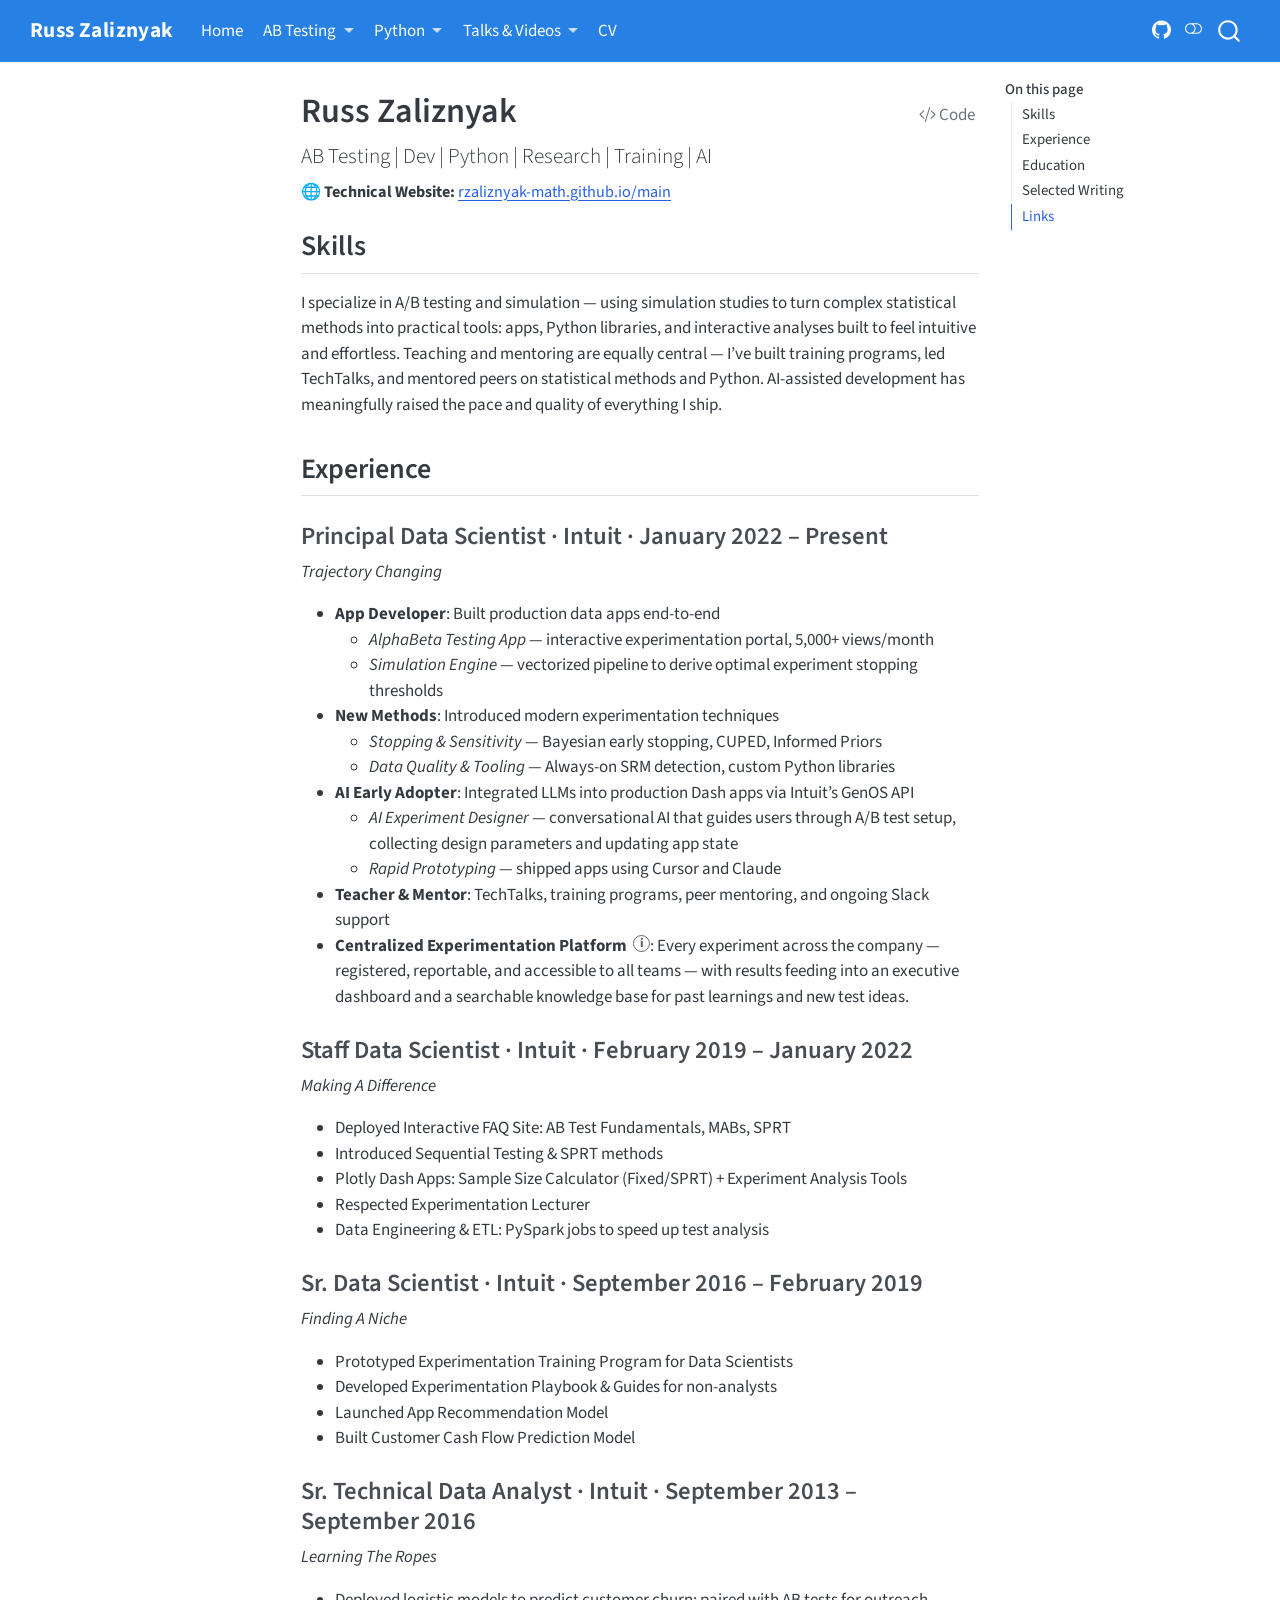
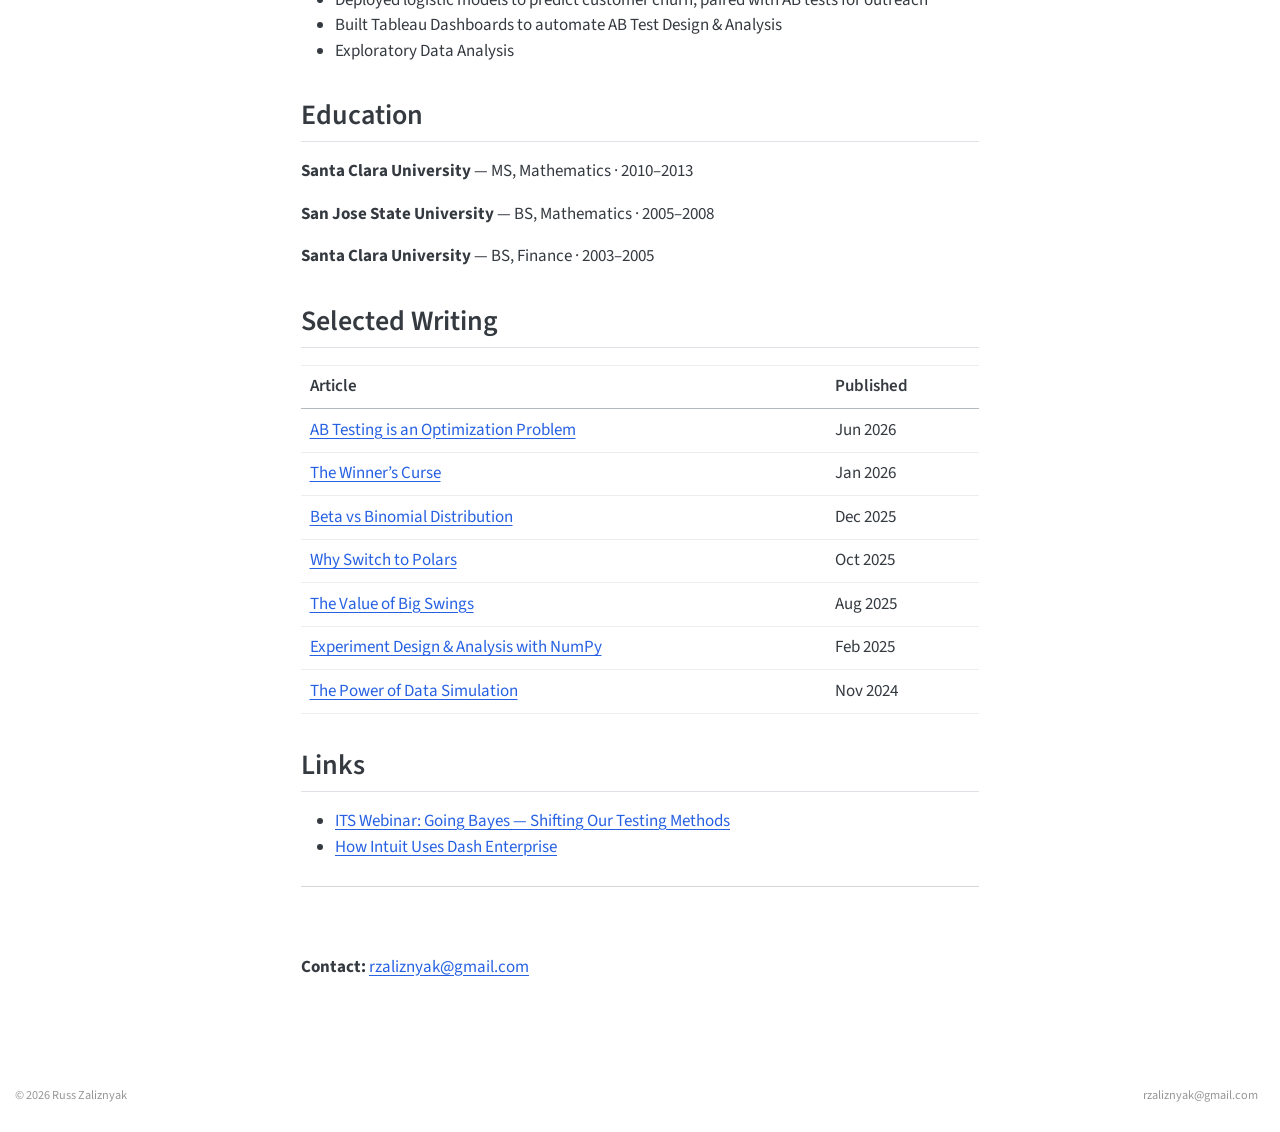
<file: docs/cv.html>
<!DOCTYPE html>
<html xmlns="http://www.w3.org/1999/xhtml" lang="en" xml:lang="en"><head>

<meta charset="utf-8">
<meta name="generator" content="quarto-1.5.57">

<meta name="viewport" content="width=device-width, initial-scale=1.0, user-scalable=yes">


<title>Russ Zaliznyak</title>
<style>
code{white-space: pre-wrap;}
span.smallcaps{font-variant: small-caps;}
div.columns{display: flex; gap: min(4vw, 1.5em);}
div.column{flex: auto; overflow-x: auto;}
div.hanging-indent{margin-left: 1.5em; text-indent: -1.5em;}
ul.task-list{list-style: none;}
ul.task-list li input[type="checkbox"] {
  width: 0.8em;
  margin: 0 0.8em 0.2em -1em; /* quarto-specific, see https://github.com/quarto-dev/quarto-cli/issues/4556 */ 
  vertical-align: middle;
}
/* CSS for syntax highlighting */
pre > code.sourceCode { white-space: pre; position: relative; }
pre > code.sourceCode > span { line-height: 1.25; }
pre > code.sourceCode > span:empty { height: 1.2em; }
.sourceCode { overflow: visible; }
code.sourceCode > span { color: inherit; text-decoration: inherit; }
div.sourceCode { margin: 1em 0; }
pre.sourceCode { margin: 0; }
@media screen {
div.sourceCode { overflow: auto; }
}
@media print {
pre > code.sourceCode { white-space: pre-wrap; }
pre > code.sourceCode > span { display: inline-block; text-indent: -5em; padding-left: 5em; }
}
pre.numberSource code
  { counter-reset: source-line 0; }
pre.numberSource code > span
  { position: relative; left: -4em; counter-increment: source-line; }
pre.numberSource code > span > a:first-child::before
  { content: counter(source-line);
    position: relative; left: -1em; text-align: right; vertical-align: baseline;
    border: none; display: inline-block;
    -webkit-touch-callout: none; -webkit-user-select: none;
    -khtml-user-select: none; -moz-user-select: none;
    -ms-user-select: none; user-select: none;
    padding: 0 4px; width: 4em;
  }
pre.numberSource { margin-left: 3em;  padding-left: 4px; }
div.sourceCode
  {   }
@media screen {
pre > code.sourceCode > span > a:first-child::before { text-decoration: underline; }
}
</style>


<script src="site_libs/quarto-nav/quarto-nav.js"></script>
<script src="site_libs/quarto-nav/headroom.min.js"></script>
<script src="site_libs/clipboard/clipboard.min.js"></script>
<script src="site_libs/quarto-search/autocomplete.umd.js"></script>
<script src="site_libs/quarto-search/fuse.min.js"></script>
<script src="site_libs/quarto-search/quarto-search.js"></script>
<meta name="quarto:offset" content="./">
<link href="./favicon.svg" rel="icon" type="image/svg+xml">
<script src="site_libs/quarto-html/quarto.js"></script>
<script src="site_libs/quarto-html/popper.min.js"></script>
<script src="site_libs/quarto-html/tippy.umd.min.js"></script>
<script src="site_libs/quarto-html/anchor.min.js"></script>
<link href="site_libs/quarto-html/tippy.css" rel="stylesheet">
<link href="site_libs/quarto-html/quarto-syntax-highlighting.css" rel="stylesheet" class="quarto-color-scheme" id="quarto-text-highlighting-styles">
<link href="site_libs/quarto-html/quarto-syntax-highlighting-dark.css" rel="prefetch" class="quarto-color-scheme quarto-color-alternate" id="quarto-text-highlighting-styles">
<script src="site_libs/bootstrap/bootstrap.min.js"></script>
<link href="site_libs/bootstrap/bootstrap-icons.css" rel="stylesheet">
<link href="site_libs/bootstrap/bootstrap.min.css" rel="stylesheet" class="quarto-color-scheme" id="quarto-bootstrap" data-mode="light">
<link href="site_libs/bootstrap/bootstrap-dark.min.css" rel="prefetch" class="quarto-color-scheme quarto-color-alternate" id="quarto-bootstrap" data-mode="dark">
<script id="quarto-search-options" type="application/json">{
  "location": "navbar",
  "copy-button": false,
  "collapse-after": 3,
  "panel-placement": "end",
  "type": "overlay",
  "limit": 50,
  "keyboard-shortcut": [
    "f",
    "/",
    "s"
  ],
  "show-item-context": false,
  "language": {
    "search-no-results-text": "No results",
    "search-matching-documents-text": "matching documents",
    "search-copy-link-title": "Copy link to search",
    "search-hide-matches-text": "Hide additional matches",
    "search-more-match-text": "more match in this document",
    "search-more-matches-text": "more matches in this document",
    "search-clear-button-title": "Clear",
    "search-text-placeholder": "",
    "search-detached-cancel-button-title": "Cancel",
    "search-submit-button-title": "Submit",
    "search-label": "Search"
  }
}</script>
<style>html{ scroll-behavior: smooth; }</style>


<link rel="stylesheet" href="styles.css">
</head>

<body class="nav-sidebar floating nav-fixed">

<div id="quarto-search-results"></div>
  <header id="quarto-header" class="headroom fixed-top">
    <nav class="navbar navbar-expand-lg " data-bs-theme="dark">
      <div class="navbar-container container-fluid">
      <div class="navbar-brand-container mx-auto">
    <a class="navbar-brand" href="./index.html">
    <span class="navbar-title">Russ Zaliznyak</span>
    </a>
  </div>
            <div id="quarto-search" class="" title="Search"></div>
          <button class="navbar-toggler" type="button" data-bs-toggle="collapse" data-bs-target="#navbarCollapse" aria-controls="navbarCollapse" role="menu" aria-expanded="false" aria-label="Toggle navigation" onclick="if (window.quartoToggleHeadroom) { window.quartoToggleHeadroom(); }">
  <span class="navbar-toggler-icon"></span>
</button>
          <div class="collapse navbar-collapse" id="navbarCollapse">
            <ul class="navbar-nav navbar-nav-scroll me-auto">
  <li class="nav-item">
    <a class="nav-link" href="./index.html"> 
<span class="menu-text">Home</span></a>
  </li>  
  <li class="nav-item dropdown ">
    <a class="nav-link dropdown-toggle" href="#" id="nav-menu-ab-testing" role="link" data-bs-toggle="dropdown" aria-expanded="false">
 <span class="menu-text">AB Testing</span>
    </a>
    <ul class="dropdown-menu" aria-labelledby="nav-menu-ab-testing">    
        <li>
    <a class="dropdown-item" href="./ab-testing/index.html">
 <span class="dropdown-text">All Articles</span></a>
  </li>  
        <li><hr class="dropdown-divider"></li>
        <li>
    <a class="dropdown-item" href="./ab-testing/ab-testing-optimization.html">
 <span class="dropdown-text">AB Testing is an Optimization Problem</span></a>
  </li>  
        <li>
    <a class="dropdown-item" href="./ab-testing/winners-curse.html">
 <span class="dropdown-text">The Winner’s Curse</span></a>
  </li>  
        <li>
    <a class="dropdown-item" href="./ab-testing/beta-vs-binomial.html">
 <span class="dropdown-text">Beta vs Binomial Distribution</span></a>
  </li>  
        <li>
    <a class="dropdown-item" href="./ab-testing/big-swings.html">
 <span class="dropdown-text">The Value of Big Swings</span></a>
  </li>  
        <li>
    <a class="dropdown-item" href="./ab-testing/numpy-experiment-design.html">
 <span class="dropdown-text">Experiment Design &amp; Analysis</span></a>
  </li>  
        <li>
    <a class="dropdown-item" href="./ab-testing/power-of-simulation.html">
 <span class="dropdown-text">The Power of Data Simulation</span></a>
  </li>  
    </ul>
  </li>
  <li class="nav-item dropdown ">
    <a class="nav-link dropdown-toggle" href="#" id="nav-menu-python" role="link" data-bs-toggle="dropdown" aria-expanded="false">
 <span class="menu-text">Python</span>
    </a>
    <ul class="dropdown-menu" aria-labelledby="nav-menu-python">    
        <li>
    <a class="dropdown-item" href="./python/index.html">
 <span class="dropdown-text">All Articles</span></a>
  </li>  
        <li><hr class="dropdown-divider"></li>
        <li>
    <a class="dropdown-item" href="./python/polars-vs-pandas.html">
 <span class="dropdown-text">Why Switch to Polars</span></a>
  </li>  
    </ul>
  </li>
  <li class="nav-item dropdown ">
    <a class="nav-link dropdown-toggle" href="#" id="nav-menu-talks--videos" role="link" data-bs-toggle="dropdown" aria-expanded="false">
 <span class="menu-text">Talks &amp; Videos</span>
    </a>
    <ul class="dropdown-menu" aria-labelledby="nav-menu-talks--videos">    
        <li>
    <a class="dropdown-item" href="./talks/index.html">
 <span class="dropdown-text">All Talks</span></a>
  </li>  
        <li><hr class="dropdown-divider"></li>
        <li>
    <a class="dropdown-item" href="https://share.vidyard.com/watch/wqUpv9CUAXj9cSrFzAQwQ3">
 <span class="dropdown-text">Going Bayes — Intuit Tech Stories</span></a>
  </li>  
        <li>
    <a class="dropdown-item" href="https://www.youtube.com/watch?v=IpcTF0UAIVQ">
 <span class="dropdown-text">How Intuit Uses Dash Enterprise</span></a>
  </li>  
    </ul>
  </li>
  <li class="nav-item">
    <a class="nav-link active" href="./cv.html" aria-current="page"> 
<span class="menu-text">CV</span></a>
  </li>  
</ul>
            <ul class="navbar-nav navbar-nav-scroll ms-auto">
  <li class="nav-item compact">
    <a class="nav-link" href="https://github.com/rzaliznyak-math" target="_blank"> <i class="bi bi-github" role="img">
</i> 
<span class="menu-text"></span></a>
  </li>  
</ul>
          </div> <!-- /navcollapse -->
            <div class="quarto-navbar-tools">
  <a href="" class="quarto-color-scheme-toggle quarto-navigation-tool  px-1" onclick="window.quartoToggleColorScheme(); return false;" title="Toggle dark mode"><i class="bi"></i></a>
</div>
      </div> <!-- /container-fluid -->
    </nav>
  <nav class="quarto-secondary-nav">
    <div class="container-fluid d-flex">
      <button type="button" class="quarto-btn-toggle btn" data-bs-toggle="collapse" role="button" data-bs-target=".quarto-sidebar-collapse-item" aria-controls="quarto-sidebar" aria-expanded="false" aria-label="Toggle sidebar navigation" onclick="if (window.quartoToggleHeadroom) { window.quartoToggleHeadroom(); }">
        <i class="bi bi-layout-text-sidebar-reverse"></i>
      </button>
        <nav class="quarto-page-breadcrumbs" aria-label="breadcrumb"><ol class="breadcrumb"><li class="breadcrumb-item">Russ Zaliznyak</li></ol></nav>
        <a class="flex-grow-1" role="navigation" data-bs-toggle="collapse" data-bs-target=".quarto-sidebar-collapse-item" aria-controls="quarto-sidebar" aria-expanded="false" aria-label="Toggle sidebar navigation" onclick="if (window.quartoToggleHeadroom) { window.quartoToggleHeadroom(); }">      
        </a>
    </div>
  </nav>
</header>
<!-- content -->
<div id="quarto-content" class="quarto-container page-columns page-rows-contents page-layout-article page-navbar">
<!-- sidebar -->
  <nav id="quarto-sidebar" class="sidebar collapse collapse-horizontal quarto-sidebar-collapse-item sidebar-navigation floating overflow-auto">
</nav>
<div id="quarto-sidebar-glass" class="quarto-sidebar-collapse-item" data-bs-toggle="collapse" data-bs-target=".quarto-sidebar-collapse-item"></div>
<!-- margin-sidebar -->
    <div id="quarto-margin-sidebar" class="sidebar margin-sidebar">
        <nav id="TOC" role="doc-toc" class="toc-active">
    <h2 id="toc-title">On this page</h2>
   
  <ul class="collapse">
  <li><a href="#skills" id="toc-skills" class="nav-link active" data-scroll-target="#skills">Skills</a></li>
  <li><a href="#experience" id="toc-experience" class="nav-link" data-scroll-target="#experience">Experience</a></li>
  <li><a href="#education" id="toc-education" class="nav-link" data-scroll-target="#education">Education</a></li>
  <li><a href="#selected-writing" id="toc-selected-writing" class="nav-link" data-scroll-target="#selected-writing">Selected Writing</a></li>
  <li><a href="#links" id="toc-links" class="nav-link" data-scroll-target="#links">Links</a></li>
  </ul>
</nav>
    </div>
<!-- main -->
<main class="content" id="quarto-document-content">

<header id="title-block-header" class="quarto-title-block default">
<div class="quarto-title">
<div class="quarto-title-block"><div><h1 class="title">Russ Zaliznyak</h1><button type="button" class="btn code-tools-button" id="quarto-code-tools-source"><i class="bi"></i> Code</button></div></div>
<p class="subtitle lead">AB Testing | Dev | Python | Research | Training | AI</p>
</div>



<div class="quarto-title-meta">

    
  
    
  </div>
  


</header>


<div style="margin-top:-1.2rem; margin-bottom:1.5rem; font-size:0.95rem;">
🌐 <strong>Technical Website:</strong> <a href="https://rzaliznyak-math.github.io/main/" target="_blank">rzaliznyak-math.github.io/main</a>
</div>
<section id="skills" class="level2">
<h2 class="anchored" data-anchor-id="skills">Skills</h2>
<p>I specialize in A/B testing and simulation — using simulation studies to turn complex statistical methods into practical tools: apps, Python libraries, and interactive analyses built to feel intuitive and effortless. Teaching and mentoring are equally central — I’ve built training programs, led TechTalks, and mentored peers on statistical methods and Python. AI-assisted development has meaningfully raised the pace and quality of everything I ship.</p>
</section>
<section id="experience" class="level2">
<h2 class="anchored" data-anchor-id="experience">Experience</h2>
<section id="principal-data-scientist-intuit-january-2022-present" class="level3">
<h3 class="anchored" data-anchor-id="principal-data-scientist-intuit-january-2022-present">Principal Data Scientist · Intuit · January 2022 – Present</h3>
<p><em>Trajectory Changing</em></p>
<ul>
<li><strong>App Developer</strong>: Built production data apps end-to-end
<ul>
<li><em>AlphaBeta Testing App</em> — interactive experimentation portal, 5,000+ views/month</li>
<li><em>Simulation Engine</em> — vectorized pipeline to derive optimal experiment stopping thresholds</li>
</ul></li>
<li><strong>New Methods</strong>: Introduced modern experimentation techniques
<ul>
<li><em>Stopping &amp; Sensitivity</em> — Bayesian early stopping, CUPED, Informed Priors</li>
<li><em>Data Quality &amp; Tooling</em> — Always-on SRM detection, custom Python libraries</li>
</ul></li>
<li><strong>AI Early Adopter</strong>: Integrated LLMs into production Dash apps via Intuit’s GenOS API
<ul>
<li><em>AI Experiment Designer</em> — conversational AI that guides users through A/B test setup, collecting design parameters and updating app state</li>
<li><em>Rapid Prototyping</em> — shipped apps using Cursor and Claude</li>
</ul></li>
<li><strong>Teacher &amp; Mentor</strong>: TechTalks, training programs, peer mentoring, and ongoing Slack support</li>
<li><strong>Centralized Experimentation Platform</strong> <span data-bs-toggle="tooltip" data-bs-placement="top" data-bs-title="Large cross-functional team effort — my contributions include requirements gathering, dashboard prototyping, pipeline specs, and knowledge base design." style="cursor:help; display:inline-flex; align-items:center; justify-content:center; width:17px; height:17px; border-radius:50%; border:1.5px solid #666; color:#666; font-size:0.75rem; font-weight:800; vertical-align:middle; margin-left:3px; position:relative; bottom:3px;">i</span>: Every experiment across the company — registered, reportable, and accessible to all teams — with results feeding into an executive dashboard and a searchable knowledge base for past learnings and new test ideas.</li>
</ul>
<script>
document.addEventListener('DOMContentLoaded', function () {
  var tooltipEls = document.querySelectorAll('[data-bs-toggle="tooltip"]');
  tooltipEls.forEach(function (el) { new bootstrap.Tooltip(el); });
});
</script>
</section>
<section id="staff-data-scientist-intuit-february-2019-january-2022" class="level3">
<h3 class="anchored" data-anchor-id="staff-data-scientist-intuit-february-2019-january-2022">Staff Data Scientist · Intuit · February 2019 – January 2022</h3>
<p><em>Making A Difference</em></p>
<ul>
<li>Deployed Interactive FAQ Site: AB Test Fundamentals, MABs, SPRT</li>
<li>Introduced Sequential Testing &amp; SPRT methods</li>
<li>Plotly Dash Apps: Sample Size Calculator (Fixed/SPRT) + Experiment Analysis Tools</li>
<li>Respected Experimentation Lecturer</li>
<li>Data Engineering &amp; ETL: PySpark jobs to speed up test analysis</li>
</ul>
</section>
<section id="sr.-data-scientist-intuit-september-2016-february-2019" class="level3">
<h3 class="anchored" data-anchor-id="sr.-data-scientist-intuit-september-2016-february-2019">Sr.&nbsp;Data Scientist · Intuit · September 2016 – February 2019</h3>
<p><em>Finding A Niche</em></p>
<ul>
<li>Prototyped Experimentation Training Program for Data Scientists</li>
<li>Developed Experimentation Playbook &amp; Guides for non-analysts</li>
<li>Launched App Recommendation Model</li>
<li>Built Customer Cash Flow Prediction Model</li>
</ul>
</section>
<section id="sr.-technical-data-analyst-intuit-september-2013-september-2016" class="level3">
<h3 class="anchored" data-anchor-id="sr.-technical-data-analyst-intuit-september-2013-september-2016">Sr.&nbsp;Technical Data Analyst · Intuit · September 2013 – September 2016</h3>
<p><em>Learning The Ropes</em></p>
<ul>
<li>Deployed logistic models to predict customer churn; paired with AB tests for outreach</li>
<li>Built Tableau Dashboards to automate AB Test Design &amp; Analysis</li>
<li>Exploratory Data Analysis</li>
</ul>
</section>
</section>
<section id="education" class="level2">
<h2 class="anchored" data-anchor-id="education">Education</h2>
<p><strong>Santa Clara University</strong> — MS, Mathematics · 2010–2013</p>
<p><strong>San Jose State University</strong> — BS, Mathematics · 2005–2008</p>
<p><strong>Santa Clara University</strong> — BS, Finance · 2003–2005</p>
</section>
<section id="selected-writing" class="level2">
<h2 class="anchored" data-anchor-id="selected-writing">Selected Writing</h2>
<table class="caption-top table">
<thead>
<tr class="header">
<th>Article</th>
<th>Published</th>
</tr>
</thead>
<tbody>
<tr class="odd">
<td><a href="./ab-testing/ab-testing-optimization.html">AB Testing is an Optimization Problem</a></td>
<td>Jun 2026</td>
</tr>
<tr class="even">
<td><a href="./ab-testing/winners-curse.html">The Winner’s Curse</a></td>
<td>Jan 2026</td>
</tr>
<tr class="odd">
<td><a href="./ab-testing/beta-vs-binomial.html">Beta vs Binomial Distribution</a></td>
<td>Dec 2025</td>
</tr>
<tr class="even">
<td><a href="./python/polars-vs-pandas.html">Why Switch to Polars</a></td>
<td>Oct 2025</td>
</tr>
<tr class="odd">
<td><a href="./ab-testing/big-swings.html">The Value of Big Swings</a></td>
<td>Aug 2025</td>
</tr>
<tr class="even">
<td><a href="./ab-testing/numpy-experiment-design.html">Experiment Design &amp; Analysis with NumPy</a></td>
<td>Feb 2025</td>
</tr>
<tr class="odd">
<td><a href="./ab-testing/power-of-simulation.html">The Power of Data Simulation</a></td>
<td>Nov 2024</td>
</tr>
</tbody>
</table>
</section>
<section id="links" class="level2">
<h2 class="anchored" data-anchor-id="links">Links</h2>
<ul>
<li><a href="https://rzaliznyak-math.github.io" target="_blank">ITS Webinar: Going Bayes — Shifting Our Testing Methods</a></li>
<li><a href="https://www.youtube.com/watch?v=IpcTF0UAIVQ" target="_blank">How Intuit Uses Dash Enterprise</a></li>
</ul>
<hr>
<p><strong>Contact:</strong> <a href="mailto:rzaliznyak@gmail.com">rzaliznyak@gmail.com</a></p>


<!-- -->

</section>

</main> <!-- /main -->
<script id="quarto-html-after-body" type="application/javascript">
window.document.addEventListener("DOMContentLoaded", function (event) {
  const toggleBodyColorMode = (bsSheetEl) => {
    const mode = bsSheetEl.getAttribute("data-mode");
    const bodyEl = window.document.querySelector("body");
    if (mode === "dark") {
      bodyEl.classList.add("quarto-dark");
      bodyEl.classList.remove("quarto-light");
    } else {
      bodyEl.classList.add("quarto-light");
      bodyEl.classList.remove("quarto-dark");
    }
  }
  const toggleBodyColorPrimary = () => {
    const bsSheetEl = window.document.querySelector("link#quarto-bootstrap");
    if (bsSheetEl) {
      toggleBodyColorMode(bsSheetEl);
    }
  }
  toggleBodyColorPrimary();  
  const disableStylesheet = (stylesheets) => {
    for (let i=0; i < stylesheets.length; i++) {
      const stylesheet = stylesheets[i];
      stylesheet.rel = 'prefetch';
    }
  }
  const enableStylesheet = (stylesheets) => {
    for (let i=0; i < stylesheets.length; i++) {
      const stylesheet = stylesheets[i];
      stylesheet.rel = 'stylesheet';
    }
  }
  const manageTransitions = (selector, allowTransitions) => {
    const els = window.document.querySelectorAll(selector);
    for (let i=0; i < els.length; i++) {
      const el = els[i];
      if (allowTransitions) {
        el.classList.remove('notransition');
      } else {
        el.classList.add('notransition');
      }
    }
  }
  const toggleGiscusIfUsed = (isAlternate, darkModeDefault) => {
    const baseTheme = document.querySelector('#giscus-base-theme')?.value ?? 'light';
    const alternateTheme = document.querySelector('#giscus-alt-theme')?.value ?? 'dark';
    let newTheme = '';
    if(darkModeDefault) {
      newTheme = isAlternate ? baseTheme : alternateTheme;
    } else {
      newTheme = isAlternate ? alternateTheme : baseTheme;
    }
    const changeGiscusTheme = () => {
      // From: https://github.com/giscus/giscus/issues/336
      const sendMessage = (message) => {
        const iframe = document.querySelector('iframe.giscus-frame');
        if (!iframe) return;
        iframe.contentWindow.postMessage({ giscus: message }, 'https://giscus.app');
      }
      sendMessage({
        setConfig: {
          theme: newTheme
        }
      });
    }
    const isGiscussLoaded = window.document.querySelector('iframe.giscus-frame') !== null;
    if (isGiscussLoaded) {
      changeGiscusTheme();
    }
  }
  const toggleColorMode = (alternate) => {
    // Switch the stylesheets
    const alternateStylesheets = window.document.querySelectorAll('link.quarto-color-scheme.quarto-color-alternate');
    manageTransitions('#quarto-margin-sidebar .nav-link', false);
    if (alternate) {
      enableStylesheet(alternateStylesheets);
      for (const sheetNode of alternateStylesheets) {
        if (sheetNode.id === "quarto-bootstrap") {
          toggleBodyColorMode(sheetNode);
        }
      }
    } else {
      disableStylesheet(alternateStylesheets);
      toggleBodyColorPrimary();
    }
    manageTransitions('#quarto-margin-sidebar .nav-link', true);
    // Switch the toggles
    const toggles = window.document.querySelectorAll('.quarto-color-scheme-toggle');
    for (let i=0; i < toggles.length; i++) {
      const toggle = toggles[i];
      if (toggle) {
        if (alternate) {
          toggle.classList.add("alternate");     
        } else {
          toggle.classList.remove("alternate");
        }
      }
    }
    // Hack to workaround the fact that safari doesn't
    // properly recolor the scrollbar when toggling (#1455)
    if (navigator.userAgent.indexOf('Safari') > 0 && navigator.userAgent.indexOf('Chrome') == -1) {
      manageTransitions("body", false);
      window.scrollTo(0, 1);
      setTimeout(() => {
        window.scrollTo(0, 0);
        manageTransitions("body", true);
      }, 40);  
    }
  }
  const isFileUrl = () => { 
    return window.location.protocol === 'file:';
  }
  const hasAlternateSentinel = () => {  
    let styleSentinel = getColorSchemeSentinel();
    if (styleSentinel !== null) {
      return styleSentinel === "alternate";
    } else {
      return false;
    }
  }
  const setStyleSentinel = (alternate) => {
    const value = alternate ? "alternate" : "default";
    if (!isFileUrl()) {
      window.localStorage.setItem("quarto-color-scheme", value);
    } else {
      localAlternateSentinel = value;
    }
  }
  const getColorSchemeSentinel = () => {
    if (!isFileUrl()) {
      const storageValue = window.localStorage.getItem("quarto-color-scheme");
      return storageValue != null ? storageValue : localAlternateSentinel;
    } else {
      return localAlternateSentinel;
    }
  }
  const darkModeDefault = false;
  let localAlternateSentinel = darkModeDefault ? 'alternate' : 'default';
  // Dark / light mode switch
  window.quartoToggleColorScheme = () => {
    // Read the current dark / light value 
    let toAlternate = !hasAlternateSentinel();
    toggleColorMode(toAlternate);
    setStyleSentinel(toAlternate);
    toggleGiscusIfUsed(toAlternate, darkModeDefault);
  };
  // Ensure there is a toggle, if there isn't float one in the top right
  if (window.document.querySelector('.quarto-color-scheme-toggle') === null) {
    const a = window.document.createElement('a');
    a.classList.add('top-right');
    a.classList.add('quarto-color-scheme-toggle');
    a.href = "";
    a.onclick = function() { try { window.quartoToggleColorScheme(); } catch {} return false; };
    const i = window.document.createElement("i");
    i.classList.add('bi');
    a.appendChild(i);
    window.document.body.appendChild(a);
  }
  // Switch to dark mode if need be
  if (hasAlternateSentinel()) {
    toggleColorMode(true);
  } else {
    toggleColorMode(false);
  }
  const icon = "";
  const anchorJS = new window.AnchorJS();
  anchorJS.options = {
    placement: 'right',
    icon: icon
  };
  anchorJS.add('.anchored');
  const isCodeAnnotation = (el) => {
    for (const clz of el.classList) {
      if (clz.startsWith('code-annotation-')) {                     
        return true;
      }
    }
    return false;
  }
  const onCopySuccess = function(e) {
    // button target
    const button = e.trigger;
    // don't keep focus
    button.blur();
    // flash "checked"
    button.classList.add('code-copy-button-checked');
    var currentTitle = button.getAttribute("title");
    button.setAttribute("title", "Copied!");
    let tooltip;
    if (window.bootstrap) {
      button.setAttribute("data-bs-toggle", "tooltip");
      button.setAttribute("data-bs-placement", "left");
      button.setAttribute("data-bs-title", "Copied!");
      tooltip = new bootstrap.Tooltip(button, 
        { trigger: "manual", 
          customClass: "code-copy-button-tooltip",
          offset: [0, -8]});
      tooltip.show();    
    }
    setTimeout(function() {
      if (tooltip) {
        tooltip.hide();
        button.removeAttribute("data-bs-title");
        button.removeAttribute("data-bs-toggle");
        button.removeAttribute("data-bs-placement");
      }
      button.setAttribute("title", currentTitle);
      button.classList.remove('code-copy-button-checked');
    }, 1000);
    // clear code selection
    e.clearSelection();
  }
  const getTextToCopy = function(trigger) {
      const codeEl = trigger.previousElementSibling.cloneNode(true);
      for (const childEl of codeEl.children) {
        if (isCodeAnnotation(childEl)) {
          childEl.remove();
        }
      }
      return codeEl.innerText;
  }
  const clipboard = new window.ClipboardJS('.code-copy-button:not([data-in-quarto-modal])', {
    text: getTextToCopy
  });
  clipboard.on('success', onCopySuccess);
  if (window.document.getElementById('quarto-embedded-source-code-modal')) {
    // For code content inside modals, clipBoardJS needs to be initialized with a container option
    // TODO: Check when it could be a function (https://github.com/zenorocha/clipboard.js/issues/860)
    const clipboardModal = new window.ClipboardJS('.code-copy-button[data-in-quarto-modal]', {
      text: getTextToCopy,
      container: window.document.getElementById('quarto-embedded-source-code-modal')
    });
    clipboardModal.on('success', onCopySuccess);
  }
  const viewSource = window.document.getElementById('quarto-view-source') ||
                     window.document.getElementById('quarto-code-tools-source');
  if (viewSource) {
    const sourceUrl = viewSource.getAttribute("data-quarto-source-url");
    viewSource.addEventListener("click", function(e) {
      if (sourceUrl) {
        // rstudio viewer pane
        if (/\bcapabilities=\b/.test(window.location)) {
          window.open(sourceUrl);
        } else {
          window.location.href = sourceUrl;
        }
      } else {
        const modal = new bootstrap.Modal(document.getElementById('quarto-embedded-source-code-modal'));
        modal.show();
      }
      return false;
    });
  }
  function toggleCodeHandler(show) {
    return function(e) {
      const detailsSrc = window.document.querySelectorAll(".cell > details > .sourceCode");
      for (let i=0; i<detailsSrc.length; i++) {
        const details = detailsSrc[i].parentElement;
        if (show) {
          details.open = true;
        } else {
          details.removeAttribute("open");
        }
      }
      const cellCodeDivs = window.document.querySelectorAll(".cell > .sourceCode");
      const fromCls = show ? "hidden" : "unhidden";
      const toCls = show ? "unhidden" : "hidden";
      for (let i=0; i<cellCodeDivs.length; i++) {
        const codeDiv = cellCodeDivs[i];
        if (codeDiv.classList.contains(fromCls)) {
          codeDiv.classList.remove(fromCls);
          codeDiv.classList.add(toCls);
        } 
      }
      return false;
    }
  }
  const hideAllCode = window.document.getElementById("quarto-hide-all-code");
  if (hideAllCode) {
    hideAllCode.addEventListener("click", toggleCodeHandler(false));
  }
  const showAllCode = window.document.getElementById("quarto-show-all-code");
  if (showAllCode) {
    showAllCode.addEventListener("click", toggleCodeHandler(true));
  }
    var localhostRegex = new RegExp(/^(?:http|https):\/\/localhost\:?[0-9]*\//);
    var mailtoRegex = new RegExp(/^mailto:/);
      var filterRegex = new RegExp('/' + window.location.host + '/');
    var isInternal = (href) => {
        return filterRegex.test(href) || localhostRegex.test(href) || mailtoRegex.test(href);
    }
    // Inspect non-navigation links and adorn them if external
 	var links = window.document.querySelectorAll('a[href]:not(.nav-link):not(.navbar-brand):not(.toc-action):not(.sidebar-link):not(.sidebar-item-toggle):not(.pagination-link):not(.no-external):not([aria-hidden]):not(.dropdown-item):not(.quarto-navigation-tool):not(.about-link)');
    for (var i=0; i<links.length; i++) {
      const link = links[i];
      if (!isInternal(link.href)) {
        // undo the damage that might have been done by quarto-nav.js in the case of
        // links that we want to consider external
        if (link.dataset.originalHref !== undefined) {
          link.href = link.dataset.originalHref;
        }
      }
    }
  function tippyHover(el, contentFn, onTriggerFn, onUntriggerFn) {
    const config = {
      allowHTML: true,
      maxWidth: 500,
      delay: 100,
      arrow: false,
      appendTo: function(el) {
          return el.parentElement;
      },
      interactive: true,
      interactiveBorder: 10,
      theme: 'quarto',
      placement: 'bottom-start',
    };
    if (contentFn) {
      config.content = contentFn;
    }
    if (onTriggerFn) {
      config.onTrigger = onTriggerFn;
    }
    if (onUntriggerFn) {
      config.onUntrigger = onUntriggerFn;
    }
    window.tippy(el, config); 
  }
  const noterefs = window.document.querySelectorAll('a[role="doc-noteref"]');
  for (var i=0; i<noterefs.length; i++) {
    const ref = noterefs[i];
    tippyHover(ref, function() {
      // use id or data attribute instead here
      let href = ref.getAttribute('data-footnote-href') || ref.getAttribute('href');
      try { href = new URL(href).hash; } catch {}
      const id = href.replace(/^#\/?/, "");
      const note = window.document.getElementById(id);
      if (note) {
        return note.innerHTML;
      } else {
        return "";
      }
    });
  }
  const xrefs = window.document.querySelectorAll('a.quarto-xref');
  const processXRef = (id, note) => {
    // Strip column container classes
    const stripColumnClz = (el) => {
      el.classList.remove("page-full", "page-columns");
      if (el.children) {
        for (const child of el.children) {
          stripColumnClz(child);
        }
      }
    }
    stripColumnClz(note)
    if (id === null || id.startsWith('sec-')) {
      // Special case sections, only their first couple elements
      const container = document.createElement("div");
      if (note.children && note.children.length > 2) {
        container.appendChild(note.children[0].cloneNode(true));
        for (let i = 1; i < note.children.length; i++) {
          const child = note.children[i];
          if (child.tagName === "P" && child.innerText === "") {
            continue;
          } else {
            container.appendChild(child.cloneNode(true));
            break;
          }
        }
        if (window.Quarto?.typesetMath) {
          window.Quarto.typesetMath(container);
        }
        return container.innerHTML
      } else {
        if (window.Quarto?.typesetMath) {
          window.Quarto.typesetMath(note);
        }
        return note.innerHTML;
      }
    } else {
      // Remove any anchor links if they are present
      const anchorLink = note.querySelector('a.anchorjs-link');
      if (anchorLink) {
        anchorLink.remove();
      }
      if (window.Quarto?.typesetMath) {
        window.Quarto.typesetMath(note);
      }
      // TODO in 1.5, we should make sure this works without a callout special case
      if (note.classList.contains("callout")) {
        return note.outerHTML;
      } else {
        return note.innerHTML;
      }
    }
  }
  for (var i=0; i<xrefs.length; i++) {
    const xref = xrefs[i];
    tippyHover(xref, undefined, function(instance) {
      instance.disable();
      let url = xref.getAttribute('href');
      let hash = undefined; 
      if (url.startsWith('#')) {
        hash = url;
      } else {
        try { hash = new URL(url).hash; } catch {}
      }
      if (hash) {
        const id = hash.replace(/^#\/?/, "");
        const note = window.document.getElementById(id);
        if (note !== null) {
          try {
            const html = processXRef(id, note.cloneNode(true));
            instance.setContent(html);
          } finally {
            instance.enable();
            instance.show();
          }
        } else {
          // See if we can fetch this
          fetch(url.split('#')[0])
          .then(res => res.text())
          .then(html => {
            const parser = new DOMParser();
            const htmlDoc = parser.parseFromString(html, "text/html");
            const note = htmlDoc.getElementById(id);
            if (note !== null) {
              const html = processXRef(id, note);
              instance.setContent(html);
            } 
          }).finally(() => {
            instance.enable();
            instance.show();
          });
        }
      } else {
        // See if we can fetch a full url (with no hash to target)
        // This is a special case and we should probably do some content thinning / targeting
        fetch(url)
        .then(res => res.text())
        .then(html => {
          const parser = new DOMParser();
          const htmlDoc = parser.parseFromString(html, "text/html");
          const note = htmlDoc.querySelector('main.content');
          if (note !== null) {
            // This should only happen for chapter cross references
            // (since there is no id in the URL)
            // remove the first header
            if (note.children.length > 0 && note.children[0].tagName === "HEADER") {
              note.children[0].remove();
            }
            const html = processXRef(null, note);
            instance.setContent(html);
          } 
        }).finally(() => {
          instance.enable();
          instance.show();
        });
      }
    }, function(instance) {
    });
  }
      let selectedAnnoteEl;
      const selectorForAnnotation = ( cell, annotation) => {
        let cellAttr = 'data-code-cell="' + cell + '"';
        let lineAttr = 'data-code-annotation="' +  annotation + '"';
        const selector = 'span[' + cellAttr + '][' + lineAttr + ']';
        return selector;
      }
      const selectCodeLines = (annoteEl) => {
        const doc = window.document;
        const targetCell = annoteEl.getAttribute("data-target-cell");
        const targetAnnotation = annoteEl.getAttribute("data-target-annotation");
        const annoteSpan = window.document.querySelector(selectorForAnnotation(targetCell, targetAnnotation));
        const lines = annoteSpan.getAttribute("data-code-lines").split(",");
        const lineIds = lines.map((line) => {
          return targetCell + "-" + line;
        })
        let top = null;
        let height = null;
        let parent = null;
        if (lineIds.length > 0) {
            //compute the position of the single el (top and bottom and make a div)
            const el = window.document.getElementById(lineIds[0]);
            top = el.offsetTop;
            height = el.offsetHeight;
            parent = el.parentElement.parentElement;
          if (lineIds.length > 1) {
            const lastEl = window.document.getElementById(lineIds[lineIds.length - 1]);
            const bottom = lastEl.offsetTop + lastEl.offsetHeight;
            height = bottom - top;
          }
          if (top !== null && height !== null && parent !== null) {
            // cook up a div (if necessary) and position it 
            let div = window.document.getElementById("code-annotation-line-highlight");
            if (div === null) {
              div = window.document.createElement("div");
              div.setAttribute("id", "code-annotation-line-highlight");
              div.style.position = 'absolute';
              parent.appendChild(div);
            }
            div.style.top = top - 2 + "px";
            div.style.height = height + 4 + "px";
            div.style.left = 0;
            let gutterDiv = window.document.getElementById("code-annotation-line-highlight-gutter");
            if (gutterDiv === null) {
              gutterDiv = window.document.createElement("div");
              gutterDiv.setAttribute("id", "code-annotation-line-highlight-gutter");
              gutterDiv.style.position = 'absolute';
              const codeCell = window.document.getElementById(targetCell);
              const gutter = codeCell.querySelector('.code-annotation-gutter');
              gutter.appendChild(gutterDiv);
            }
            gutterDiv.style.top = top - 2 + "px";
            gutterDiv.style.height = height + 4 + "px";
          }
          selectedAnnoteEl = annoteEl;
        }
      };
      const unselectCodeLines = () => {
        const elementsIds = ["code-annotation-line-highlight", "code-annotation-line-highlight-gutter"];
        elementsIds.forEach((elId) => {
          const div = window.document.getElementById(elId);
          if (div) {
            div.remove();
          }
        });
        selectedAnnoteEl = undefined;
      };
        // Handle positioning of the toggle
    window.addEventListener(
      "resize",
      throttle(() => {
        elRect = undefined;
        if (selectedAnnoteEl) {
          selectCodeLines(selectedAnnoteEl);
        }
      }, 10)
    );
    function throttle(fn, ms) {
    let throttle = false;
    let timer;
      return (...args) => {
        if(!throttle) { // first call gets through
            fn.apply(this, args);
            throttle = true;
        } else { // all the others get throttled
            if(timer) clearTimeout(timer); // cancel #2
            timer = setTimeout(() => {
              fn.apply(this, args);
              timer = throttle = false;
            }, ms);
        }
      };
    }
      // Attach click handler to the DT
      const annoteDls = window.document.querySelectorAll('dt[data-target-cell]');
      for (const annoteDlNode of annoteDls) {
        annoteDlNode.addEventListener('click', (event) => {
          const clickedEl = event.target;
          if (clickedEl !== selectedAnnoteEl) {
            unselectCodeLines();
            const activeEl = window.document.querySelector('dt[data-target-cell].code-annotation-active');
            if (activeEl) {
              activeEl.classList.remove('code-annotation-active');
            }
            selectCodeLines(clickedEl);
            clickedEl.classList.add('code-annotation-active');
          } else {
            // Unselect the line
            unselectCodeLines();
            clickedEl.classList.remove('code-annotation-active');
          }
        });
      }
  const findCites = (el) => {
    const parentEl = el.parentElement;
    if (parentEl) {
      const cites = parentEl.dataset.cites;
      if (cites) {
        return {
          el,
          cites: cites.split(' ')
        };
      } else {
        return findCites(el.parentElement)
      }
    } else {
      return undefined;
    }
  };
  var bibliorefs = window.document.querySelectorAll('a[role="doc-biblioref"]');
  for (var i=0; i<bibliorefs.length; i++) {
    const ref = bibliorefs[i];
    const citeInfo = findCites(ref);
    if (citeInfo) {
      tippyHover(citeInfo.el, function() {
        var popup = window.document.createElement('div');
        citeInfo.cites.forEach(function(cite) {
          var citeDiv = window.document.createElement('div');
          citeDiv.classList.add('hanging-indent');
          citeDiv.classList.add('csl-entry');
          var biblioDiv = window.document.getElementById('ref-' + cite);
          if (biblioDiv) {
            citeDiv.innerHTML = biblioDiv.innerHTML;
          }
          popup.appendChild(citeDiv);
        });
        return popup.innerHTML;
      });
    }
  }
});
</script><div class="modal fade" id="quarto-embedded-source-code-modal" tabindex="-1" aria-labelledby="quarto-embedded-source-code-modal-label" aria-hidden="true"><div class="modal-dialog modal-dialog-scrollable"><div class="modal-content"><div class="modal-header"><h5 class="modal-title" id="quarto-embedded-source-code-modal-label">Source Code</h5><button class="btn-close" data-bs-dismiss="modal"></button></div><div class="modal-body"><div class="">
<div class="sourceCode" id="cb1" data-shortcodes="false"><pre class="sourceCode markdown code-with-copy"><code class="sourceCode markdown"><span id="cb1-1"><a href="#cb1-1" aria-hidden="true" tabindex="-1"></a><span class="co">---</span></span>
<span id="cb1-2"><a href="#cb1-2" aria-hidden="true" tabindex="-1"></a><span class="an">title:</span><span class="co"> "Russ Zaliznyak"</span></span>
<span id="cb1-3"><a href="#cb1-3" aria-hidden="true" tabindex="-1"></a><span class="an">subtitle:</span><span class="co"> "AB Testing | Dev | Python | Research | Training | AI"</span></span>
<span id="cb1-4"><a href="#cb1-4" aria-hidden="true" tabindex="-1"></a><span class="an">toc:</span><span class="co"> true</span></span>
<span id="cb1-5"><a href="#cb1-5" aria-hidden="true" tabindex="-1"></a><span class="an">toc-depth:</span><span class="co"> 2</span></span>
<span id="cb1-6"><a href="#cb1-6" aria-hidden="true" tabindex="-1"></a><span class="co">---</span></span>
<span id="cb1-7"><a href="#cb1-7" aria-hidden="true" tabindex="-1"></a></span>
<span id="cb1-8"><a href="#cb1-8" aria-hidden="true" tabindex="-1"></a>&lt;div style="margin-top:-1.2rem; margin-bottom:1.5rem; font-size:0.95rem;"&gt;🌐 &lt;strong&gt;Technical Website:&lt;/strong&gt; &lt;a href="https://rzaliznyak-math.github.io/main/" target="_blank"&gt;rzaliznyak-math.github.io/main&lt;/a&gt;&lt;/div&gt;</span>
<span id="cb1-9"><a href="#cb1-9" aria-hidden="true" tabindex="-1"></a></span>
<span id="cb1-10"><a href="#cb1-10" aria-hidden="true" tabindex="-1"></a><span class="fu">## Skills</span></span>
<span id="cb1-11"><a href="#cb1-11" aria-hidden="true" tabindex="-1"></a></span>
<span id="cb1-12"><a href="#cb1-12" aria-hidden="true" tabindex="-1"></a>I specialize in A/B testing and simulation — using simulation studies to turn complex statistical methods into practical tools: apps, Python libraries, and interactive analyses built to feel intuitive and effortless. Teaching and mentoring are equally central — I've built training programs, led TechTalks, and mentored peers on statistical methods and Python. AI-assisted development has meaningfully raised the pace and quality of everything I ship.</span>
<span id="cb1-13"><a href="#cb1-13" aria-hidden="true" tabindex="-1"></a></span>
<span id="cb1-14"><a href="#cb1-14" aria-hidden="true" tabindex="-1"></a><span class="fu">## Experience</span></span>
<span id="cb1-15"><a href="#cb1-15" aria-hidden="true" tabindex="-1"></a></span>
<span id="cb1-16"><a href="#cb1-16" aria-hidden="true" tabindex="-1"></a><span class="fu">### Principal Data Scientist · Intuit · January 2022 – Present</span></span>
<span id="cb1-17"><a href="#cb1-17" aria-hidden="true" tabindex="-1"></a>*Trajectory Changing*</span>
<span id="cb1-18"><a href="#cb1-18" aria-hidden="true" tabindex="-1"></a></span>
<span id="cb1-19"><a href="#cb1-19" aria-hidden="true" tabindex="-1"></a><span class="ss">- </span>**App Developer**: Built production data apps end-to-end</span>
<span id="cb1-20"><a href="#cb1-20" aria-hidden="true" tabindex="-1"></a><span class="ss">    - </span>*AlphaBeta Testing App* — interactive experimentation portal, 5,000+ views/month</span>
<span id="cb1-21"><a href="#cb1-21" aria-hidden="true" tabindex="-1"></a><span class="ss">    - </span>*Simulation Engine* — vectorized pipeline to derive optimal experiment stopping thresholds</span>
<span id="cb1-22"><a href="#cb1-22" aria-hidden="true" tabindex="-1"></a><span class="ss">- </span>**New Methods**: Introduced modern experimentation techniques</span>
<span id="cb1-23"><a href="#cb1-23" aria-hidden="true" tabindex="-1"></a><span class="ss">    - </span>*Stopping &amp; Sensitivity* — Bayesian early stopping, CUPED, Informed Priors</span>
<span id="cb1-24"><a href="#cb1-24" aria-hidden="true" tabindex="-1"></a><span class="ss">    - </span>*Data Quality &amp; Tooling* — Always-on SRM detection, custom Python libraries</span>
<span id="cb1-25"><a href="#cb1-25" aria-hidden="true" tabindex="-1"></a><span class="ss">- </span>**AI Early Adopter**: Integrated LLMs into production Dash apps via Intuit's GenOS API</span>
<span id="cb1-26"><a href="#cb1-26" aria-hidden="true" tabindex="-1"></a><span class="ss">    - </span>*AI Experiment Designer* — conversational AI that guides users through A/B test setup, collecting design parameters and updating app state</span>
<span id="cb1-27"><a href="#cb1-27" aria-hidden="true" tabindex="-1"></a><span class="ss">    - </span>*Rapid Prototyping* — shipped apps using Cursor and Claude</span>
<span id="cb1-28"><a href="#cb1-28" aria-hidden="true" tabindex="-1"></a><span class="ss">- </span>**Teacher &amp; Mentor**: TechTalks, training programs, peer mentoring, and ongoing Slack support</span>
<span id="cb1-29"><a href="#cb1-29" aria-hidden="true" tabindex="-1"></a><span class="ss">- </span>**Centralized Experimentation Platform** &lt;span data-bs-toggle="tooltip" data-bs-placement="top" data-bs-title="Large cross-functional team effort — my contributions include requirements gathering, dashboard prototyping, pipeline specs, and knowledge base design." style="cursor:help; display:inline-flex; align-items:center; justify-content:center; width:17px; height:17px; border-radius:50%; border:1.5px solid #666; color:#666; font-size:0.75rem; font-weight:800; vertical-align:middle; margin-left:3px; position:relative; bottom:3px;"&gt;i&lt;/span&gt;: Every experiment across the company — registered, reportable, and accessible to all teams — with results feeding into an executive dashboard and a searchable knowledge base for past learnings and new test ideas.</span>
<span id="cb1-30"><a href="#cb1-30" aria-hidden="true" tabindex="-1"></a></span>
<span id="cb1-31"><a href="#cb1-31" aria-hidden="true" tabindex="-1"></a><span class="in">```{=html}</span></span>
<span id="cb1-32"><a href="#cb1-32" aria-hidden="true" tabindex="-1"></a><span class="in">&lt;script&gt;</span></span>
<span id="cb1-33"><a href="#cb1-33" aria-hidden="true" tabindex="-1"></a><span class="in">document.addEventListener('DOMContentLoaded', function () {</span></span>
<span id="cb1-34"><a href="#cb1-34" aria-hidden="true" tabindex="-1"></a><span class="in">  var tooltipEls = document.querySelectorAll('[data-bs-toggle="tooltip"]');</span></span>
<span id="cb1-35"><a href="#cb1-35" aria-hidden="true" tabindex="-1"></a><span class="in">  tooltipEls.forEach(function (el) { new bootstrap.Tooltip(el); });</span></span>
<span id="cb1-36"><a href="#cb1-36" aria-hidden="true" tabindex="-1"></a><span class="in">});</span></span>
<span id="cb1-37"><a href="#cb1-37" aria-hidden="true" tabindex="-1"></a><span class="in">&lt;/script&gt;</span></span>
<span id="cb1-38"><a href="#cb1-38" aria-hidden="true" tabindex="-1"></a><span class="in">```</span></span>
<span id="cb1-39"><a href="#cb1-39" aria-hidden="true" tabindex="-1"></a></span>
<span id="cb1-40"><a href="#cb1-40" aria-hidden="true" tabindex="-1"></a><span class="fu">### Staff Data Scientist · Intuit · February 2019 – January 2022</span></span>
<span id="cb1-41"><a href="#cb1-41" aria-hidden="true" tabindex="-1"></a>*Making A Difference*</span>
<span id="cb1-42"><a href="#cb1-42" aria-hidden="true" tabindex="-1"></a></span>
<span id="cb1-43"><a href="#cb1-43" aria-hidden="true" tabindex="-1"></a><span class="ss">- </span>Deployed Interactive FAQ Site: AB Test Fundamentals, MABs, SPRT</span>
<span id="cb1-44"><a href="#cb1-44" aria-hidden="true" tabindex="-1"></a><span class="ss">- </span>Introduced Sequential Testing &amp; SPRT methods</span>
<span id="cb1-45"><a href="#cb1-45" aria-hidden="true" tabindex="-1"></a><span class="ss">- </span>Plotly Dash Apps: Sample Size Calculator (Fixed/SPRT) + Experiment Analysis Tools</span>
<span id="cb1-46"><a href="#cb1-46" aria-hidden="true" tabindex="-1"></a><span class="ss">- </span>Respected Experimentation Lecturer</span>
<span id="cb1-47"><a href="#cb1-47" aria-hidden="true" tabindex="-1"></a><span class="ss">- </span>Data Engineering &amp; ETL: PySpark jobs to speed up test analysis</span>
<span id="cb1-48"><a href="#cb1-48" aria-hidden="true" tabindex="-1"></a></span>
<span id="cb1-49"><a href="#cb1-49" aria-hidden="true" tabindex="-1"></a><span class="fu">### Sr. Data Scientist · Intuit · September 2016 – February 2019</span></span>
<span id="cb1-50"><a href="#cb1-50" aria-hidden="true" tabindex="-1"></a>*Finding A Niche*</span>
<span id="cb1-51"><a href="#cb1-51" aria-hidden="true" tabindex="-1"></a></span>
<span id="cb1-52"><a href="#cb1-52" aria-hidden="true" tabindex="-1"></a><span class="ss">- </span>Prototyped Experimentation Training Program for Data Scientists</span>
<span id="cb1-53"><a href="#cb1-53" aria-hidden="true" tabindex="-1"></a><span class="ss">- </span>Developed Experimentation Playbook &amp; Guides for non-analysts</span>
<span id="cb1-54"><a href="#cb1-54" aria-hidden="true" tabindex="-1"></a><span class="ss">- </span>Launched App Recommendation Model</span>
<span id="cb1-55"><a href="#cb1-55" aria-hidden="true" tabindex="-1"></a><span class="ss">- </span>Built Customer Cash Flow Prediction Model</span>
<span id="cb1-56"><a href="#cb1-56" aria-hidden="true" tabindex="-1"></a></span>
<span id="cb1-57"><a href="#cb1-57" aria-hidden="true" tabindex="-1"></a><span class="fu">### Sr. Technical Data Analyst · Intuit · September 2013 – September 2016</span></span>
<span id="cb1-58"><a href="#cb1-58" aria-hidden="true" tabindex="-1"></a>*Learning The Ropes*</span>
<span id="cb1-59"><a href="#cb1-59" aria-hidden="true" tabindex="-1"></a></span>
<span id="cb1-60"><a href="#cb1-60" aria-hidden="true" tabindex="-1"></a><span class="ss">- </span>Deployed logistic models to predict customer churn; paired with AB tests for outreach</span>
<span id="cb1-61"><a href="#cb1-61" aria-hidden="true" tabindex="-1"></a><span class="ss">- </span>Built Tableau Dashboards to automate AB Test Design &amp; Analysis</span>
<span id="cb1-62"><a href="#cb1-62" aria-hidden="true" tabindex="-1"></a><span class="ss">- </span>Exploratory Data Analysis</span>
<span id="cb1-63"><a href="#cb1-63" aria-hidden="true" tabindex="-1"></a></span>
<span id="cb1-64"><a href="#cb1-64" aria-hidden="true" tabindex="-1"></a><span class="fu">## Education</span></span>
<span id="cb1-65"><a href="#cb1-65" aria-hidden="true" tabindex="-1"></a></span>
<span id="cb1-66"><a href="#cb1-66" aria-hidden="true" tabindex="-1"></a>**Santa Clara University** — MS, Mathematics · 2010–2013</span>
<span id="cb1-67"><a href="#cb1-67" aria-hidden="true" tabindex="-1"></a></span>
<span id="cb1-68"><a href="#cb1-68" aria-hidden="true" tabindex="-1"></a>**San Jose State University** — BS, Mathematics · 2005–2008</span>
<span id="cb1-69"><a href="#cb1-69" aria-hidden="true" tabindex="-1"></a></span>
<span id="cb1-70"><a href="#cb1-70" aria-hidden="true" tabindex="-1"></a>**Santa Clara University** — BS, Finance · 2003–2005</span>
<span id="cb1-71"><a href="#cb1-71" aria-hidden="true" tabindex="-1"></a></span>
<span id="cb1-72"><a href="#cb1-72" aria-hidden="true" tabindex="-1"></a><span class="fu">## Selected Writing</span></span>
<span id="cb1-73"><a href="#cb1-73" aria-hidden="true" tabindex="-1"></a></span>
<span id="cb1-74"><a href="#cb1-74" aria-hidden="true" tabindex="-1"></a>| Article | Published |</span>
<span id="cb1-75"><a href="#cb1-75" aria-hidden="true" tabindex="-1"></a>|---|---|</span>
<span id="cb1-76"><a href="#cb1-76" aria-hidden="true" tabindex="-1"></a>| <span class="co">[</span><span class="ot">AB Testing is an Optimization Problem</span><span class="co">](ab-testing/ab-testing-optimization.qmd)</span> | Jun 2026 |</span>
<span id="cb1-77"><a href="#cb1-77" aria-hidden="true" tabindex="-1"></a>| <span class="co">[</span><span class="ot">The Winner's Curse</span><span class="co">](ab-testing/winners-curse.qmd)</span> | Jan 2026 |</span>
<span id="cb1-78"><a href="#cb1-78" aria-hidden="true" tabindex="-1"></a>| <span class="co">[</span><span class="ot">Beta vs Binomial Distribution</span><span class="co">](ab-testing/beta-vs-binomial.qmd)</span> | Dec 2025 |</span>
<span id="cb1-79"><a href="#cb1-79" aria-hidden="true" tabindex="-1"></a>| <span class="co">[</span><span class="ot">Why Switch to Polars</span><span class="co">](python/polars-vs-pandas.qmd)</span> | Oct 2025 |</span>
<span id="cb1-80"><a href="#cb1-80" aria-hidden="true" tabindex="-1"></a>| <span class="co">[</span><span class="ot">The Value of Big Swings</span><span class="co">](ab-testing/big-swings.qmd)</span> | Aug 2025 |</span>
<span id="cb1-81"><a href="#cb1-81" aria-hidden="true" tabindex="-1"></a>| <span class="co">[</span><span class="ot">Experiment Design &amp; Analysis with NumPy</span><span class="co">](ab-testing/numpy-experiment-design.qmd)</span> | Feb 2025 |</span>
<span id="cb1-82"><a href="#cb1-82" aria-hidden="true" tabindex="-1"></a>| <span class="co">[</span><span class="ot">The Power of Data Simulation</span><span class="co">](ab-testing/power-of-simulation.qmd)</span> | Nov 2024 |</span>
<span id="cb1-83"><a href="#cb1-83" aria-hidden="true" tabindex="-1"></a></span>
<span id="cb1-84"><a href="#cb1-84" aria-hidden="true" tabindex="-1"></a><span class="fu">## Links</span></span>
<span id="cb1-85"><a href="#cb1-85" aria-hidden="true" tabindex="-1"></a></span>
<span id="cb1-86"><a href="#cb1-86" aria-hidden="true" tabindex="-1"></a><span class="ss">- </span><span class="co">[</span><span class="ot">ITS Webinar: Going Bayes — Shifting Our Testing Methods</span><span class="co">](https://rzaliznyak-math.github.io)</span>{target="_blank"}</span>
<span id="cb1-87"><a href="#cb1-87" aria-hidden="true" tabindex="-1"></a><span class="ss">- </span><span class="co">[</span><span class="ot">How Intuit Uses Dash Enterprise</span><span class="co">](https://www.youtube.com/watch?v=IpcTF0UAIVQ)</span>{target="_blank"}</span>
<span id="cb1-88"><a href="#cb1-88" aria-hidden="true" tabindex="-1"></a></span>
<span id="cb1-89"><a href="#cb1-89" aria-hidden="true" tabindex="-1"></a>---</span>
<span id="cb1-90"><a href="#cb1-90" aria-hidden="true" tabindex="-1"></a></span>
<span id="cb1-91"><a href="#cb1-91" aria-hidden="true" tabindex="-1"></a>**Contact:** <span class="co">[</span><span class="ot">rzaliznyak@gmail.com</span><span class="co">](mailto:rzaliznyak@gmail.com)</span></span></code><button title="Copy to Clipboard" class="code-copy-button" data-in-quarto-modal=""><i class="bi"></i></button></pre></div>
</div></div></div></div></div>
</div> <!-- /content -->
<footer class="footer">
  <div class="nav-footer">
    <div class="nav-footer-left">
<p>© 2026 Russ Zaliznyak</p>
</div>   
    <div class="nav-footer-center">
      &nbsp;
    </div>
    <div class="nav-footer-right">
      <ul class="footer-items list-unstyled">
    <li class="nav-item">
    <a class="nav-link" href="mailto:rzaliznyak@gmail.com">
<p>rzaliznyak@gmail.com</p>
</a>
  </li>  
</ul>
    </div>
  </div>
</footer>




<script src="site_libs/quarto-html/zenscroll-min.js"></script>
</body></html>
</file>
<file: docs/site_libs/quarto-html/tippy.css>
.tippy-box[data-animation=fade][data-state=hidden]{opacity:0}[data-tippy-root]{max-width:calc(100vw - 10px)}.tippy-box{position:relative;background-color:#333;color:#fff;border-radius:4px;font-size:14px;line-height:1.4;white-space:normal;outline:0;transition-property:transform,visibility,opacity}.tippy-box[data-placement^=top]>.tippy-arrow{bottom:0}.tippy-box[data-placement^=top]>.tippy-arrow:before{bottom:-7px;left:0;border-width:8px 8px 0;border-top-color:initial;transform-origin:center top}.tippy-box[data-placement^=bottom]>.tippy-arrow{top:0}.tippy-box[data-placement^=bottom]>.tippy-arrow:before{top:-7px;left:0;border-width:0 8px 8px;border-bottom-color:initial;transform-origin:center bottom}.tippy-box[data-placement^=left]>.tippy-arrow{right:0}.tippy-box[data-placement^=left]>.tippy-arrow:before{border-width:8px 0 8px 8px;border-left-color:initial;right:-7px;transform-origin:center left}.tippy-box[data-placement^=right]>.tippy-arrow{left:0}.tippy-box[data-placement^=right]>.tippy-arrow:before{left:-7px;border-width:8px 8px 8px 0;border-right-color:initial;transform-origin:center right}.tippy-box[data-inertia][data-state=visible]{transition-timing-function:cubic-bezier(.54,1.5,.38,1.11)}.tippy-arrow{width:16px;height:16px;color:#333}.tippy-arrow:before{content:"";position:absolute;border-color:transparent;border-style:solid}.tippy-content{position:relative;padding:5px 9px;z-index:1}
</file>
<file: docs/site_libs/quarto-html/quarto-syntax-highlighting.css>
/* quarto syntax highlight colors */
:root {
  --quarto-hl-ot-color: #003B4F;
  --quarto-hl-at-color: #657422;
  --quarto-hl-ss-color: #20794D;
  --quarto-hl-an-color: #5E5E5E;
  --quarto-hl-fu-color: #4758AB;
  --quarto-hl-st-color: #20794D;
  --quarto-hl-cf-color: #003B4F;
  --quarto-hl-op-color: #5E5E5E;
  --quarto-hl-er-color: #AD0000;
  --quarto-hl-bn-color: #AD0000;
  --quarto-hl-al-color: #AD0000;
  --quarto-hl-va-color: #111111;
  --quarto-hl-bu-color: inherit;
  --quarto-hl-ex-color: inherit;
  --quarto-hl-pp-color: #AD0000;
  --quarto-hl-in-color: #5E5E5E;
  --quarto-hl-vs-color: #20794D;
  --quarto-hl-wa-color: #5E5E5E;
  --quarto-hl-do-color: #5E5E5E;
  --quarto-hl-im-color: #00769E;
  --quarto-hl-ch-color: #20794D;
  --quarto-hl-dt-color: #AD0000;
  --quarto-hl-fl-color: #AD0000;
  --quarto-hl-co-color: #5E5E5E;
  --quarto-hl-cv-color: #5E5E5E;
  --quarto-hl-cn-color: #8f5902;
  --quarto-hl-sc-color: #5E5E5E;
  --quarto-hl-dv-color: #AD0000;
  --quarto-hl-kw-color: #003B4F;
}

/* other quarto variables */
:root {
  --quarto-font-monospace: SFMono-Regular, Menlo, Monaco, Consolas, "Liberation Mono", "Courier New", monospace;
}

pre > code.sourceCode > span {
  color: #003B4F;
}

code span {
  color: #003B4F;
}

code.sourceCode > span {
  color: #003B4F;
}

div.sourceCode,
div.sourceCode pre.sourceCode {
  color: #003B4F;
}

code span.ot {
  color: #003B4F;
  font-style: inherit;
}

code span.at {
  color: #657422;
  font-style: inherit;
}

code span.ss {
  color: #20794D;
  font-style: inherit;
}

code span.an {
  color: #5E5E5E;
  font-style: inherit;
}

code span.fu {
  color: #4758AB;
  font-style: inherit;
}

code span.st {
  color: #20794D;
  font-style: inherit;
}

code span.cf {
  color: #003B4F;
  font-weight: bold;
  font-style: inherit;
}

code span.op {
  color: #5E5E5E;
  font-style: inherit;
}

code span.er {
  color: #AD0000;
  font-style: inherit;
}

code span.bn {
  color: #AD0000;
  font-style: inherit;
}

code span.al {
  color: #AD0000;
  font-style: inherit;
}

code span.va {
  color: #111111;
  font-style: inherit;
}

code span.bu {
  font-style: inherit;
}

code span.ex {
  font-style: inherit;
}

code span.pp {
  color: #AD0000;
  font-style: inherit;
}

code span.in {
  color: #5E5E5E;
  font-style: inherit;
}

code span.vs {
  color: #20794D;
  font-style: inherit;
}

code span.wa {
  color: #5E5E5E;
  font-style: italic;
}

code span.do {
  color: #5E5E5E;
  font-style: italic;
}

code span.im {
  color: #00769E;
  font-style: inherit;
}

code span.ch {
  color: #20794D;
  font-style: inherit;
}

code span.dt {
  color: #AD0000;
  font-style: inherit;
}

code span.fl {
  color: #AD0000;
  font-style: inherit;
}

code span.co {
  color: #5E5E5E;
  font-style: inherit;
}

code span.cv {
  color: #5E5E5E;
  font-style: italic;
}

code span.cn {
  color: #8f5902;
  font-style: inherit;
}

code span.sc {
  color: #5E5E5E;
  font-style: inherit;
}

code span.dv {
  color: #AD0000;
  font-style: inherit;
}

code span.kw {
  color: #003B4F;
  font-weight: bold;
  font-style: inherit;
}

.prevent-inlining {
  content: "</";
}

/*# sourceMappingURL=debc5d5d77c3f9108843748ff7464032.css.map */
</file>
<file: docs/site_libs/quarto-html/quarto-syntax-highlighting-dark.css>
/* quarto syntax highlight colors */
:root {
  --quarto-hl-al-color: #f07178;
  --quarto-hl-an-color: #d4d0ab;
  --quarto-hl-at-color: #00e0e0;
  --quarto-hl-bn-color: #d4d0ab;
  --quarto-hl-bu-color: #abe338;
  --quarto-hl-ch-color: #abe338;
  --quarto-hl-co-color: #f8f8f2;
  --quarto-hl-cv-color: #ffd700;
  --quarto-hl-cn-color: #ffd700;
  --quarto-hl-cf-color: #ffa07a;
  --quarto-hl-dt-color: #ffa07a;
  --quarto-hl-dv-color: #d4d0ab;
  --quarto-hl-do-color: #f8f8f2;
  --quarto-hl-er-color: #f07178;
  --quarto-hl-ex-color: #00e0e0;
  --quarto-hl-fl-color: #d4d0ab;
  --quarto-hl-fu-color: #ffa07a;
  --quarto-hl-im-color: #abe338;
  --quarto-hl-in-color: #d4d0ab;
  --quarto-hl-kw-color: #ffa07a;
  --quarto-hl-op-color: #ffa07a;
  --quarto-hl-ot-color: #00e0e0;
  --quarto-hl-pp-color: #dcc6e0;
  --quarto-hl-re-color: #00e0e0;
  --quarto-hl-sc-color: #abe338;
  --quarto-hl-ss-color: #abe338;
  --quarto-hl-st-color: #abe338;
  --quarto-hl-va-color: #00e0e0;
  --quarto-hl-vs-color: #abe338;
  --quarto-hl-wa-color: #dcc6e0;
}

/* other quarto variables */
:root {
  --quarto-font-monospace: SFMono-Regular, Menlo, Monaco, Consolas, "Liberation Mono", "Courier New", monospace;
}

code span.al {
  background-color: #2a0f15;
  font-weight: bold;
  color: #f07178;
}

code span.an {
  color: #d4d0ab;
}

code span.at {
  color: #00e0e0;
}

code span.bn {
  color: #d4d0ab;
}

code span.bu {
  color: #abe338;
}

code span.ch {
  color: #abe338;
}

code span.co {
  font-style: italic;
  color: #f8f8f2;
}

code span.cv {
  color: #ffd700;
}

code span.cn {
  color: #ffd700;
}

code span.cf {
  font-weight: bold;
  color: #ffa07a;
}

code span.dt {
  color: #ffa07a;
}

code span.dv {
  color: #d4d0ab;
}

code span.do {
  color: #f8f8f2;
}

code span.er {
  color: #f07178;
  text-decoration: underline;
}

code span.ex {
  font-weight: bold;
  color: #00e0e0;
}

code span.fl {
  color: #d4d0ab;
}

code span.fu {
  color: #ffa07a;
}

code span.im {
  color: #abe338;
}

code span.in {
  color: #d4d0ab;
}

code span.kw {
  font-weight: bold;
  color: #ffa07a;
}

pre > code.sourceCode > span {
  color: #f8f8f2;
}

code span {
  color: #f8f8f2;
}

code.sourceCode > span {
  color: #f8f8f2;
}

div.sourceCode,
div.sourceCode pre.sourceCode {
  color: #f8f8f2;
}

code span.op {
  color: #ffa07a;
}

code span.ot {
  color: #00e0e0;
}

code span.pp {
  color: #dcc6e0;
}

code span.re {
  background-color: #f8f8f2;
  color: #00e0e0;
}

code span.sc {
  color: #abe338;
}

code span.ss {
  color: #abe338;
}

code span.st {
  color: #abe338;
}

code span.va {
  color: #00e0e0;
}

code span.vs {
  color: #abe338;
}

code span.wa {
  color: #dcc6e0;
}

.prevent-inlining {
  content: "</";
}

/*# sourceMappingURL=935a306eefa94366c21e1a970dddb765.css.map */
</file>
<file: docs/styles.css>
/* ── Typography ── */
h1, h2, h3 {
  font-weight: 600;
}

/* ── Navbar ── */
.navbar-brand {
  font-weight: 700;
  letter-spacing: 0.02em;
}

/* ── Code blocks ── */
pre {
  border-radius: 6px;
  border: 1px solid var(--bs-border-color);
}

/* ── Tables ── */
table {
  width: 100%;
  margin: 1.5rem 0;
}

th {
  font-weight: 600;
}

/* ── Callout overrides ── */
.callout-note {
  border-left: 4px solid #3498db;
}

/* ── Dividers ── */
hr {
  margin: 1.5rem 0 4rem 0;
  opacity: 0.2;
}

/* ── Footer ── */
.nav-footer {
  font-size: 0.875rem;
  opacity: 0.75;
}

/* ── Category badge ── */
.badge-wip {
  display: inline-block;
  font-size: 0.75rem;
  font-weight: 600;
  letter-spacing: 0.05em;
  text-transform: uppercase;
  padding: 0.2em 0.7em;
  border-radius: 4px;
  background: #f39c1222;
  color: #f39c12;
}

.badge-talk {
  display: inline-block;
  font-size: 0.75rem;
  font-weight: 600;
  letter-spacing: 0.05em;
  text-transform: uppercase;
  padding: 0.2em 0.7em;
  border-radius: 4px;
  background: #9b59b622;
  color: #9b59b6;
}

.badge-category {
  display: inline-block;
  font-size: 0.75rem;
  font-weight: 600;
  letter-spacing: 0.05em;
  text-transform: uppercase;
  padding: 0.2em 0.7em;
  border-radius: 4px;
  background: #3498db22;
  color: #3498db;
}

.topic-badges {
  display: flex;
  flex-wrap: wrap;
  gap: 0.4rem;
  margin-bottom: 1.25rem;
}

/* ── Home page two-column layout ── */
body.home-page #title-block-header {
  display: none !important;
}

.home-layout {
  display: grid;
  grid-template-columns: 260px 1fr;
  gap: 0;
  align-items: start;
  width: 100%;
  min-height: calc(100vh - 60px);
}

/* Left sidebar */
.profile-sidebar {
  position: sticky;
  top: 4.5rem;
  padding: 2rem 2rem 2rem 1.5rem;
  border-right: 1px solid var(--bs-border-color);
  display: flex;
  flex-direction: column;
}

/* Profile photo — img is inside a <p> wrapper from Quarto */
.profile-sidebar > p:first-of-type {
  margin: 0 0 1rem 0;
  text-align: center;
}

.profile-photo {
  width: 120px;
  height: 120px;
  border-radius: 50%;
  object-fit: cover;
}

/* Profile name — span inside a <p> */
.profile-name {
  display: block;
  font-size: 1.2rem;
  font-weight: 700;
  line-height: 1.3;
  margin: 0;
}

/* Profile role — span inside a <p> */
.profile-role {
  display: block;
  font-size: 0.85rem;
  color: var(--bs-secondary-color, #6c757d);
  margin-bottom: 1rem;
}

/* Topic badges in sidebar */
.profile-sidebar .topic-badges {
  margin-bottom: 1rem;
}

/* Badges inside topic-badges are in a <p>, remove its margin */
.profile-sidebar .topic-badges > p {
  margin: 0;
}

/* Bio — span inside a <p> */
.profile-bio {
  display: block;
  font-size: 0.875rem;
  line-height: 1.6;
  color: var(--bs-body-color);
  margin-bottom: 1.25rem;
}

/* Remove default paragraph margins inside sidebar */
.profile-sidebar > p {
  margin-top: 0;
  margin-bottom: 0.4rem;
}

/* Links section */
.profile-links {
  margin-bottom: 1.5rem;
}

.profile-links p {
  display: flex;
  align-items: center;
  gap: 0.5rem;
  margin: 0.3rem 0;
  font-size: 0.875rem;
}

.profile-links p i {
  font-size: 0.9rem;
  color: var(--bs-secondary-color, #6c757d);
  flex-shrink: 0;
}

.profile-links p a {
  color: var(--bs-body-color);
  text-decoration: none;
}

.profile-links p a:hover {
  color: #3498db;
}

/* Section nav */
.sidebar-nav {
  border-top: 1px solid var(--bs-border-color);
  padding-top: 1rem;
}

.sidebar-nav-label {
  display: block;
  font-size: 0.7rem;
  font-weight: 700;
  letter-spacing: 0.1em;
  text-transform: uppercase;
  color: var(--bs-secondary-color, #6c757d);
  margin-bottom: 0.5rem;
}

.sidebar-nav p {
  margin: 0.2rem 0;
}

.sidebar-nav p a {
  font-size: 0.875rem;
  color: var(--bs-body-color);
  text-decoration: none;
}

.sidebar-nav p a:hover {
  color: #3498db;
}

/* Right article list panel */
.article-list {
  padding: 2rem 3rem;
  min-width: 0;
}

.article-list h2 {
  margin-top: 0;
  margin-bottom: 0.25rem;
  font-size: 1.25rem;
  font-weight: 600;
}

.article-list h2 a {
  color: var(--bs-body-color);
  text-decoration: none;
}

.article-list h2 a:hover {
  color: #3498db;
}

.article-list hr {
  margin: 1.75rem 0;
}

.article-list > p:last-of-type a {
  font-size: 0.85rem;
  font-weight: 600;
  color: #3498db;
  text-decoration: none;
}

/* Hide sidebar nav on small screens */
@media (max-width: 768px) {
  .home-layout {
    grid-template-columns: 1fr;
  }

  .profile-sidebar {
    position: static;
    border-right: none;
    border-bottom: 1px solid var(--bs-border-color);
    padding: 1.5rem;
  }

  .article-list {
    padding: 1.5rem;
  }
}

/* ── Talk thumbnails ── */
.talk-thumbnail {
  width: 100%;
  max-width: 520px;
  border-radius: 8px;
  display: block;
  margin-bottom: 1rem;
  box-shadow: 0 2px 8px rgba(0,0,0,0.12);
}

/* ── Post metadata line (date · tags) ── */
.post-meta {
  font-size: 0.85rem;
  color: var(--bs-secondary-color, #6c757d);
  margin-top: 0.25rem;
  margin-bottom: 0.75rem;
  letter-spacing: 0.01em;
}
</file>
